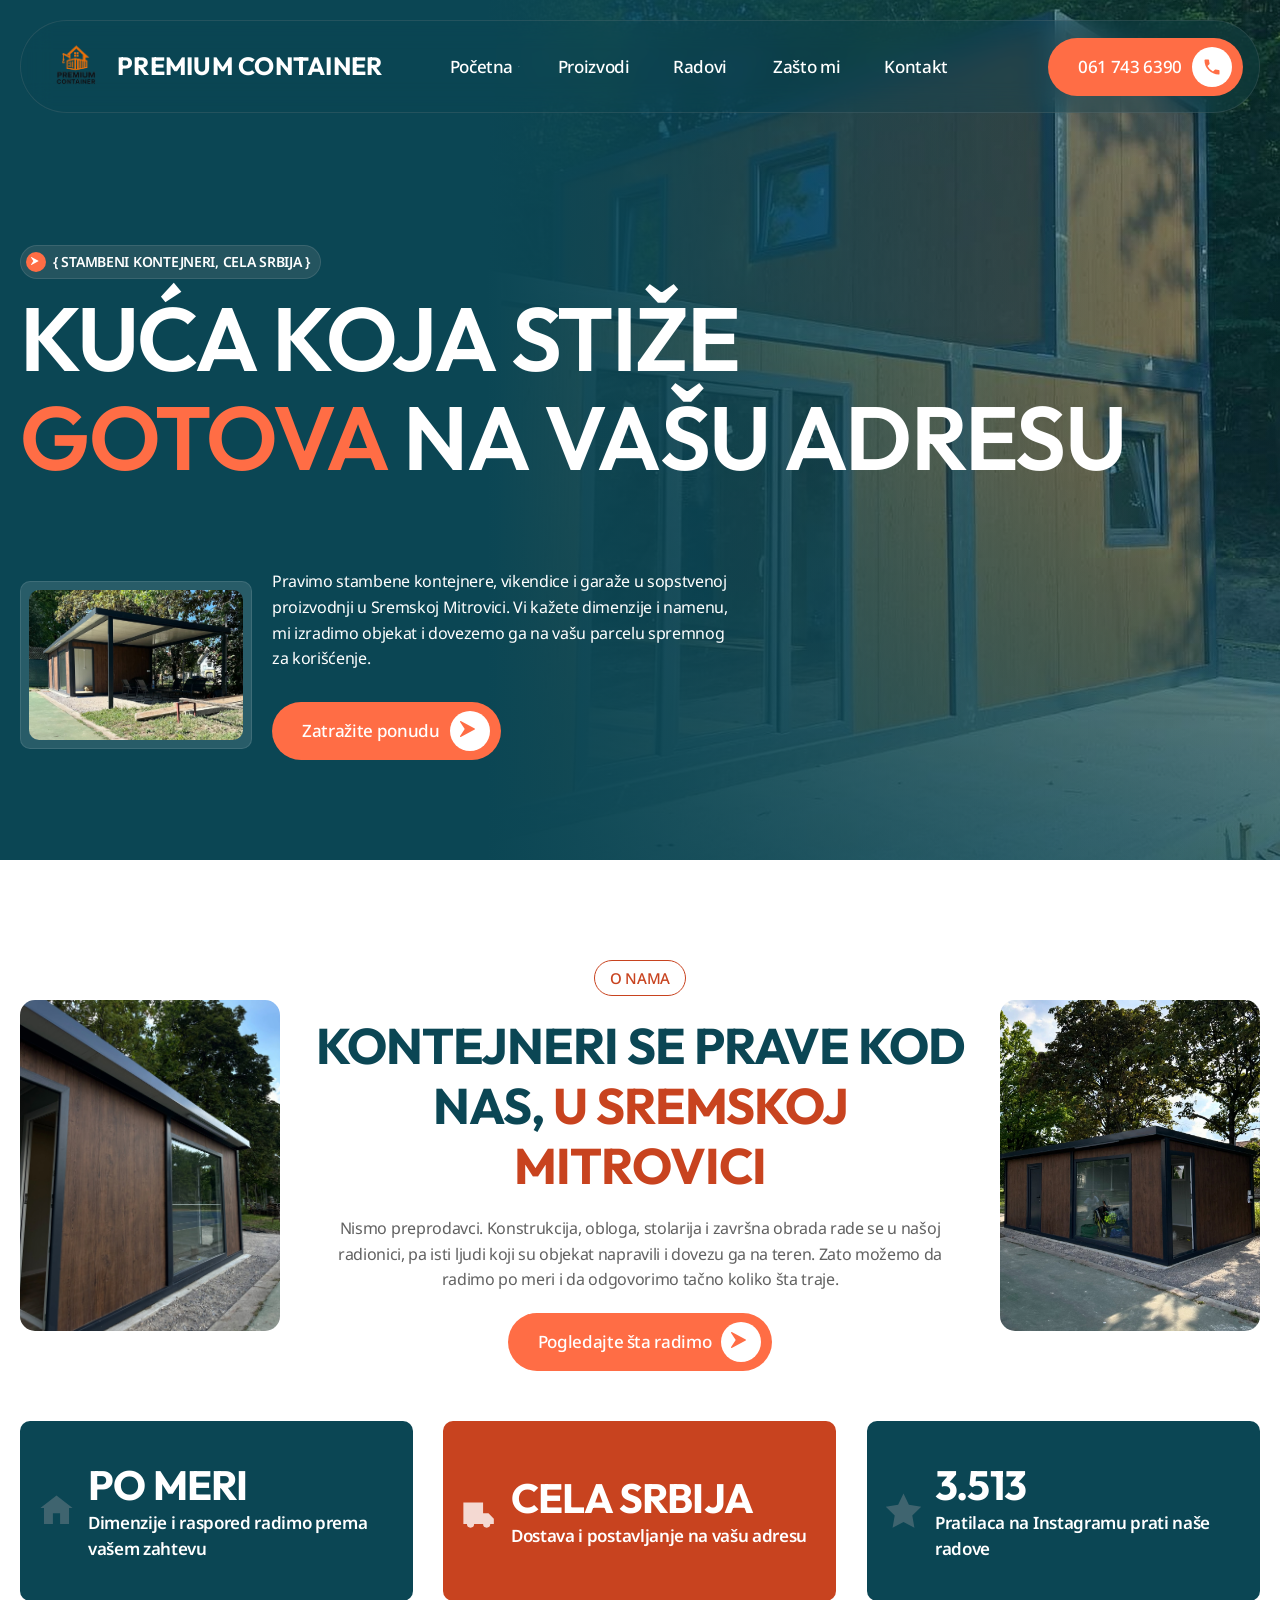
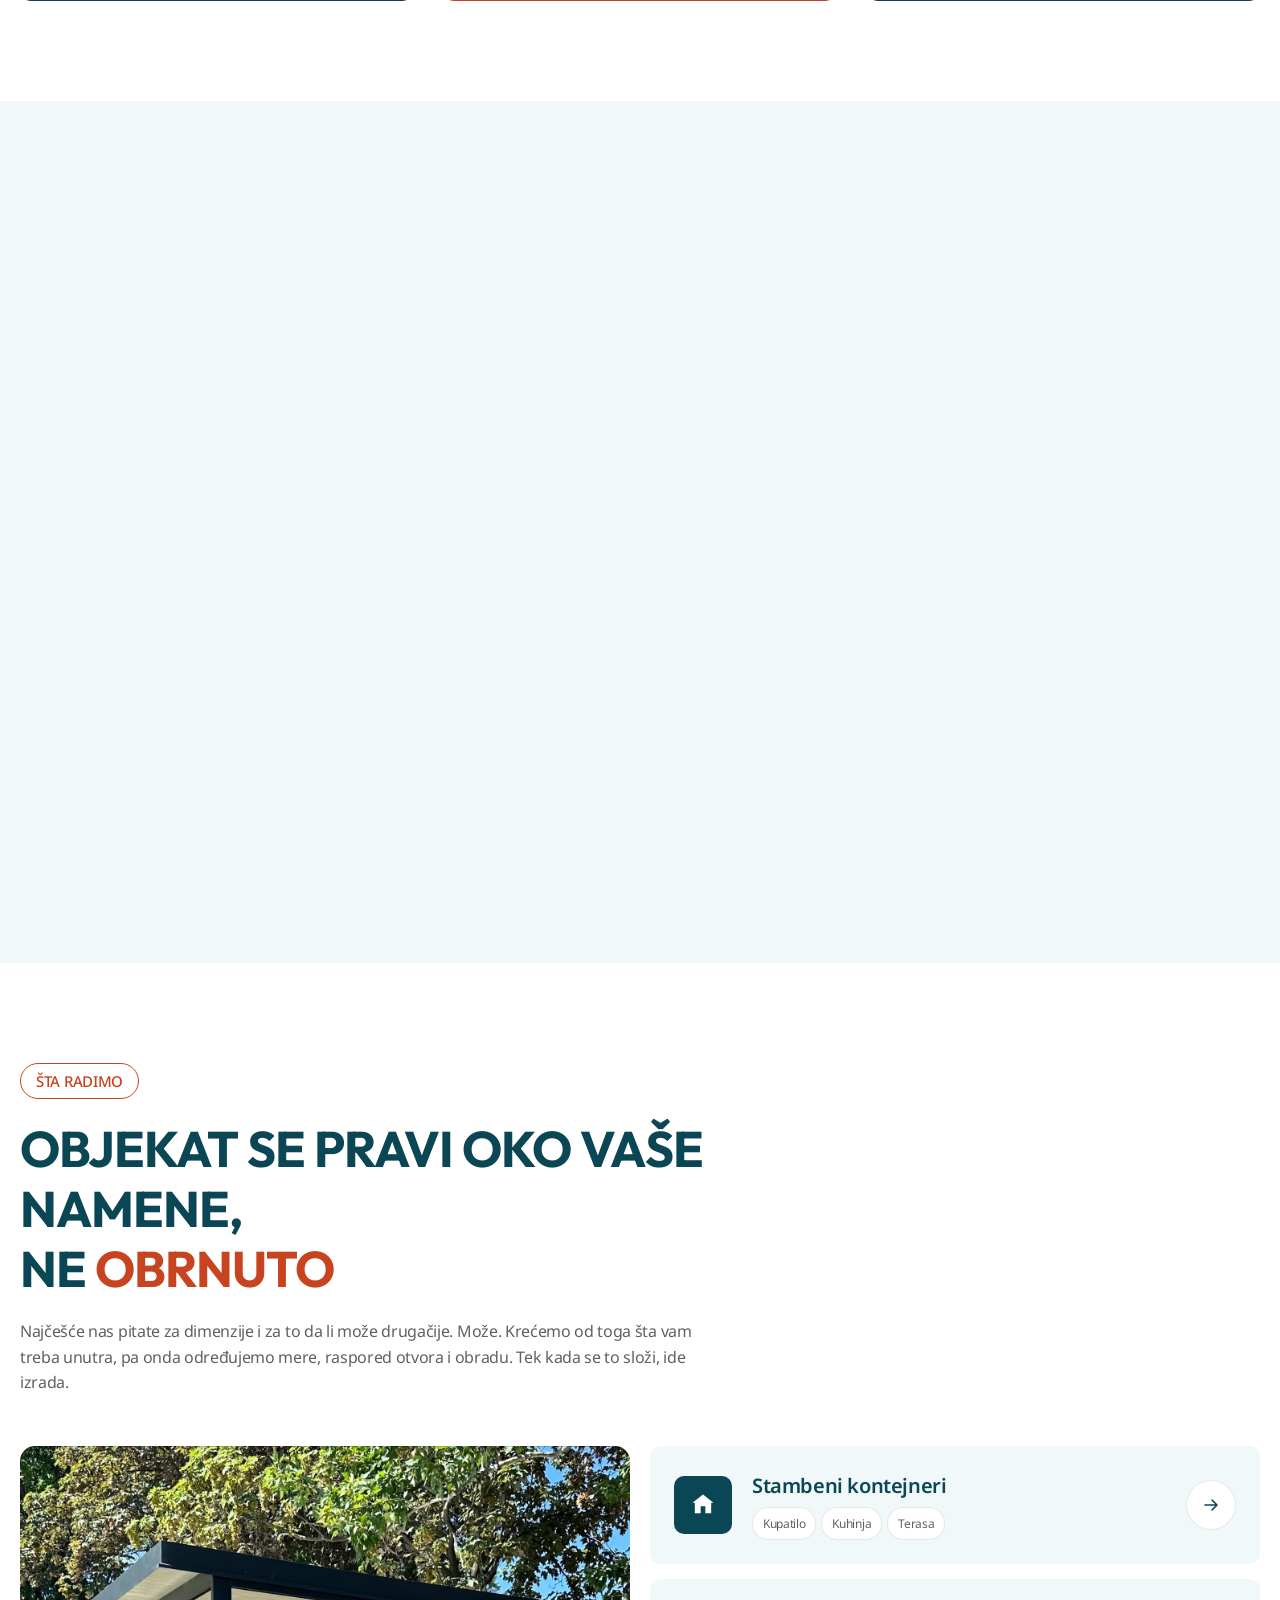
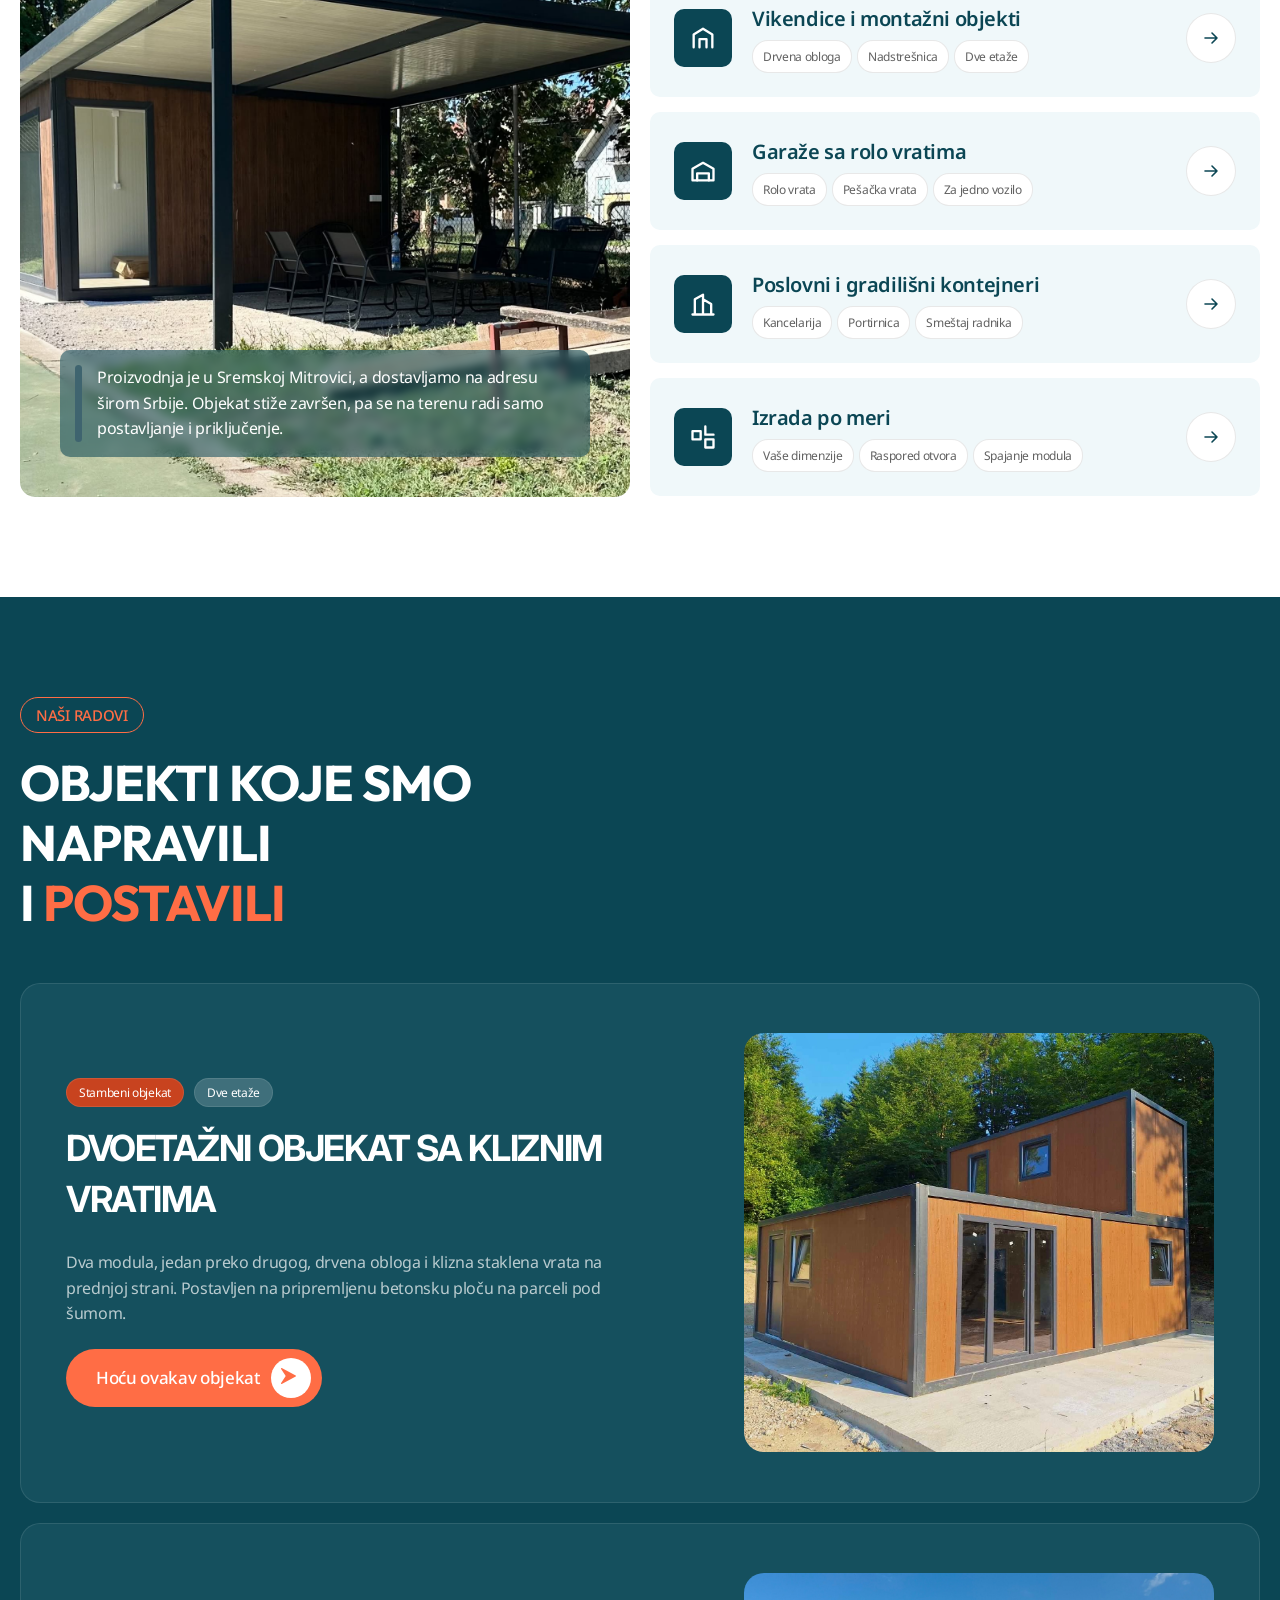
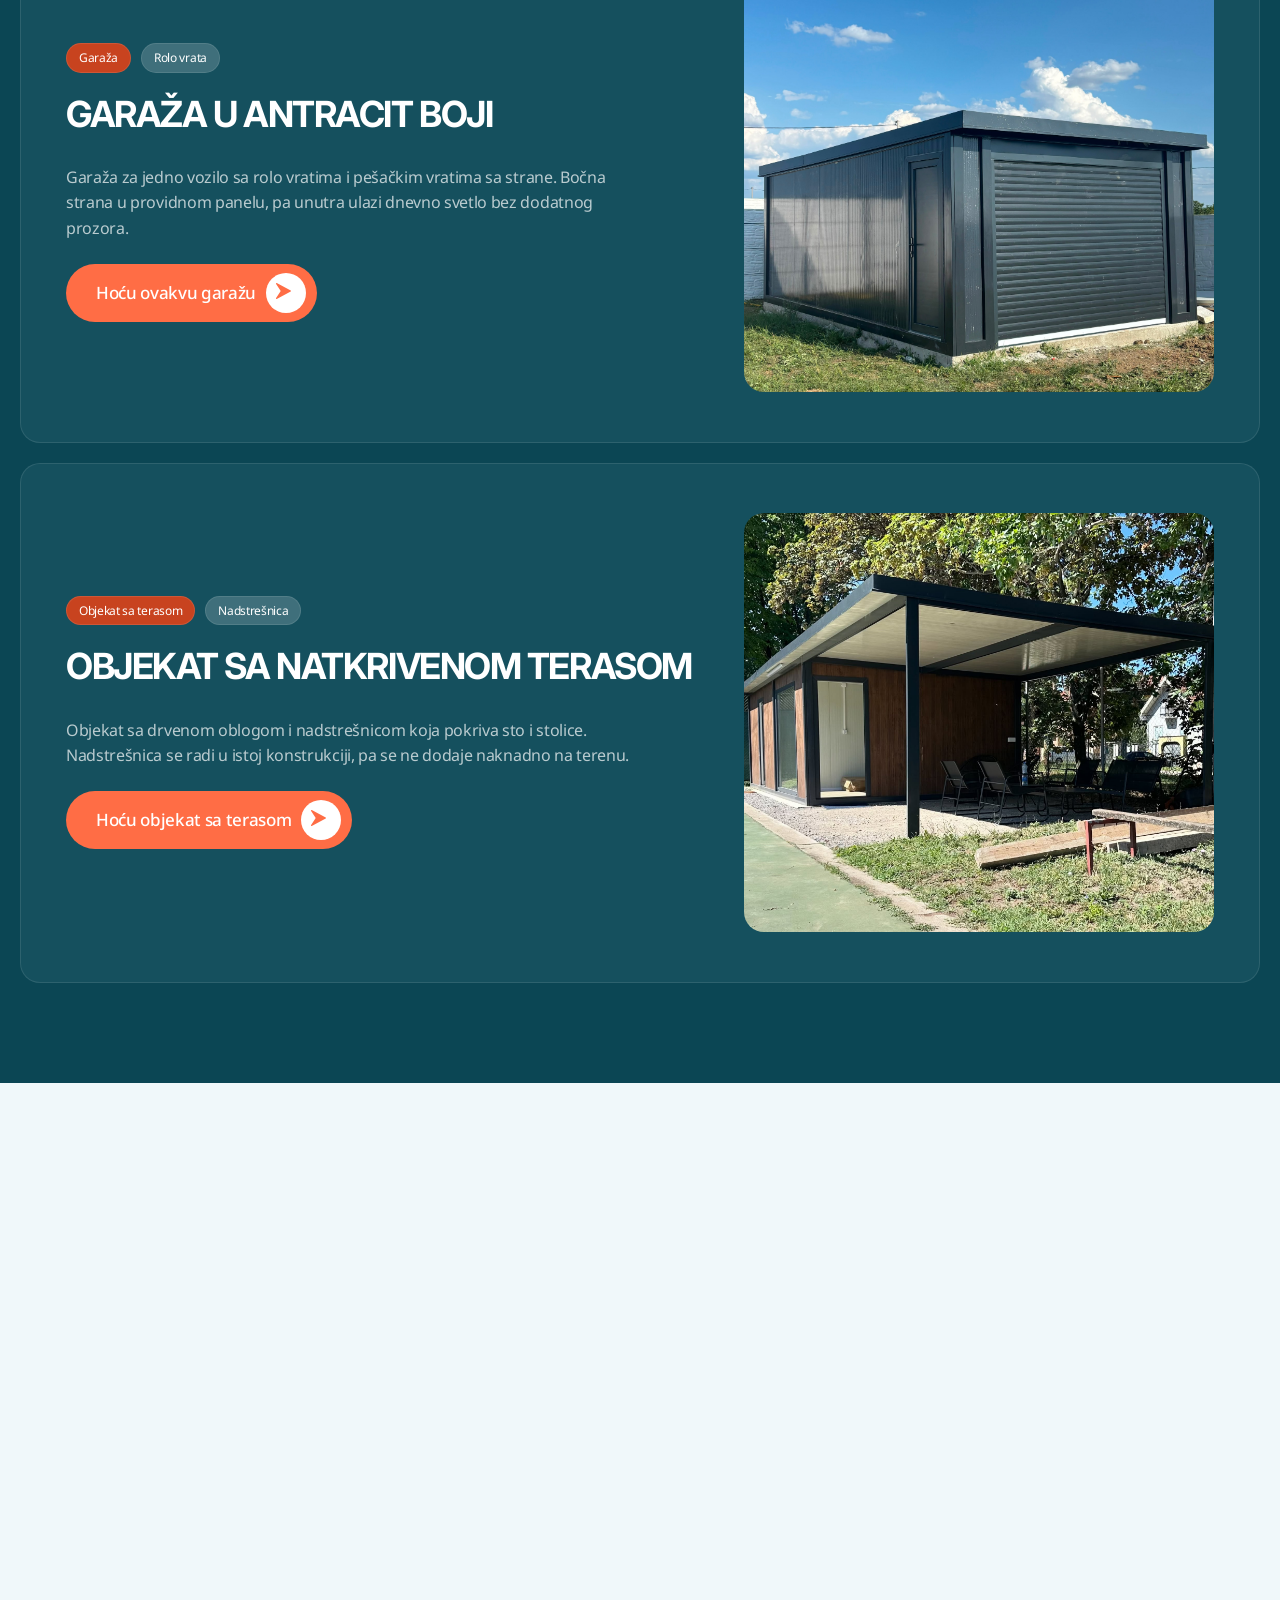
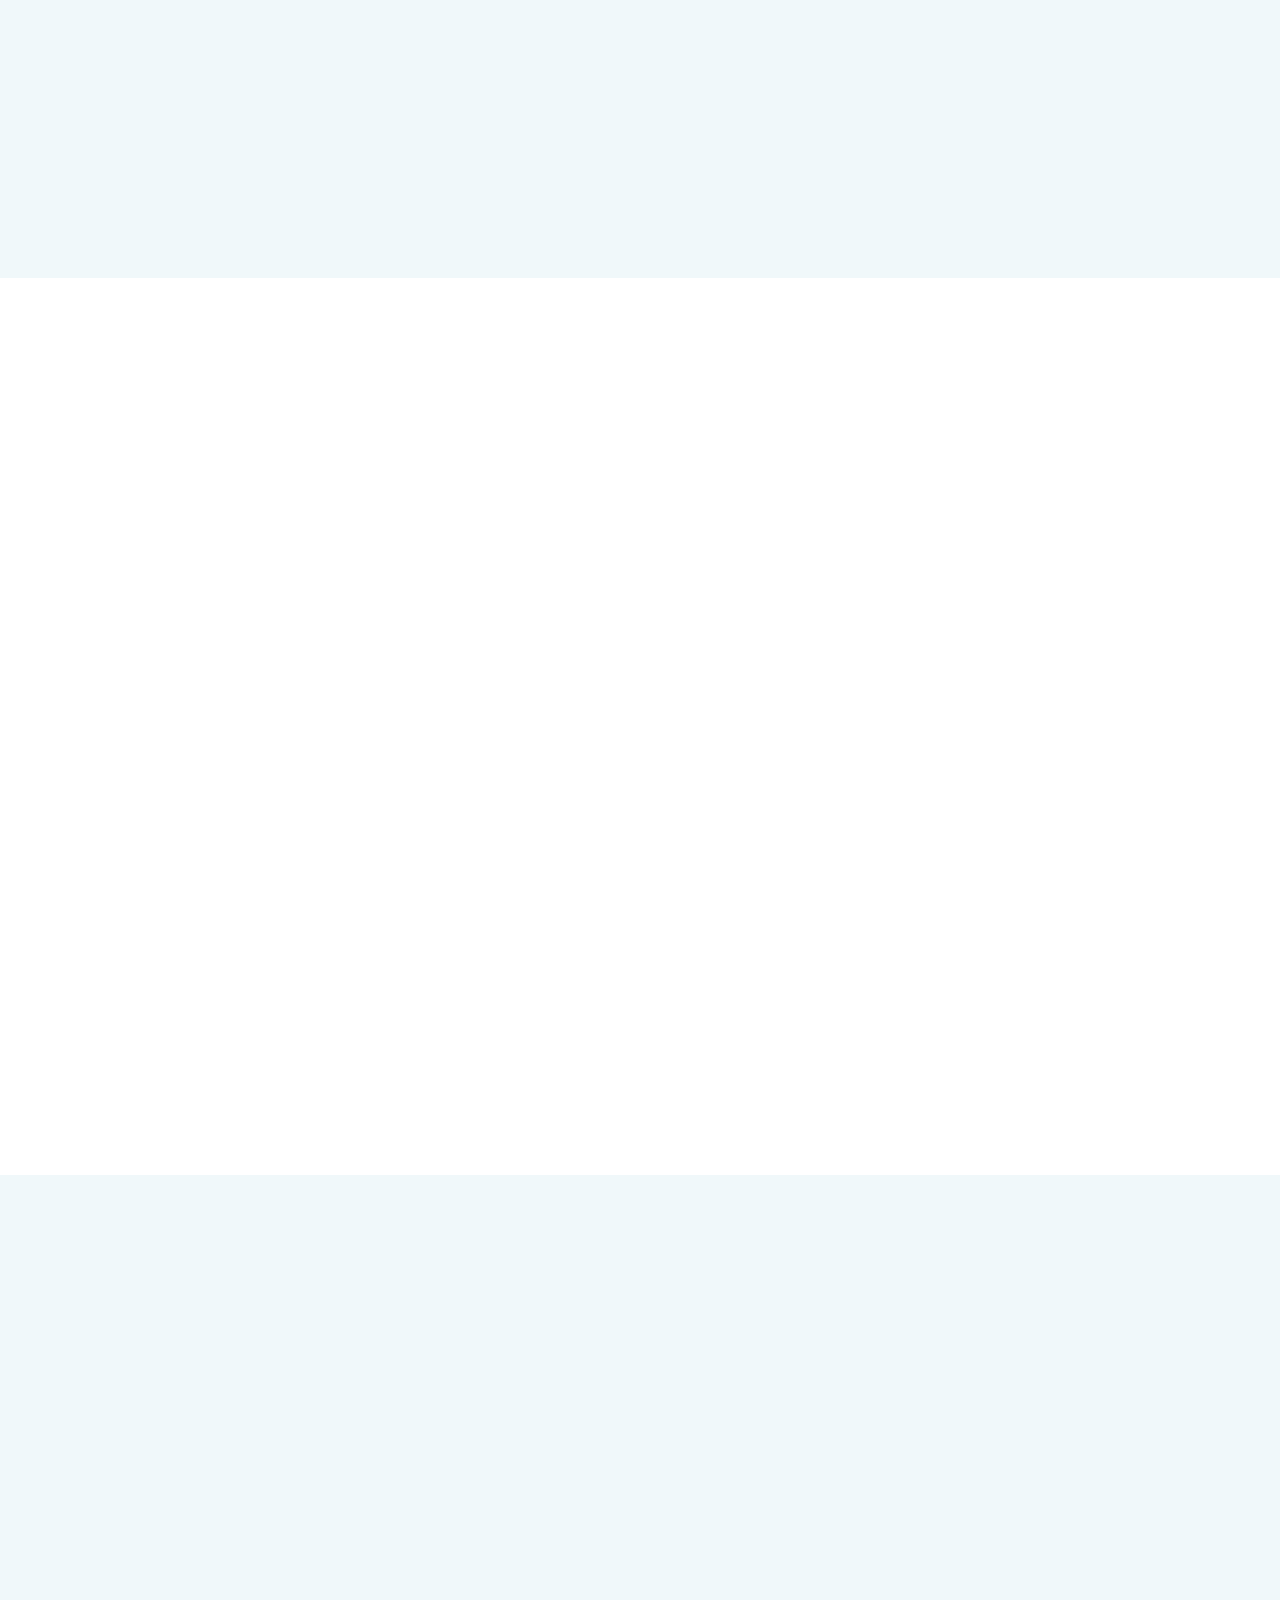
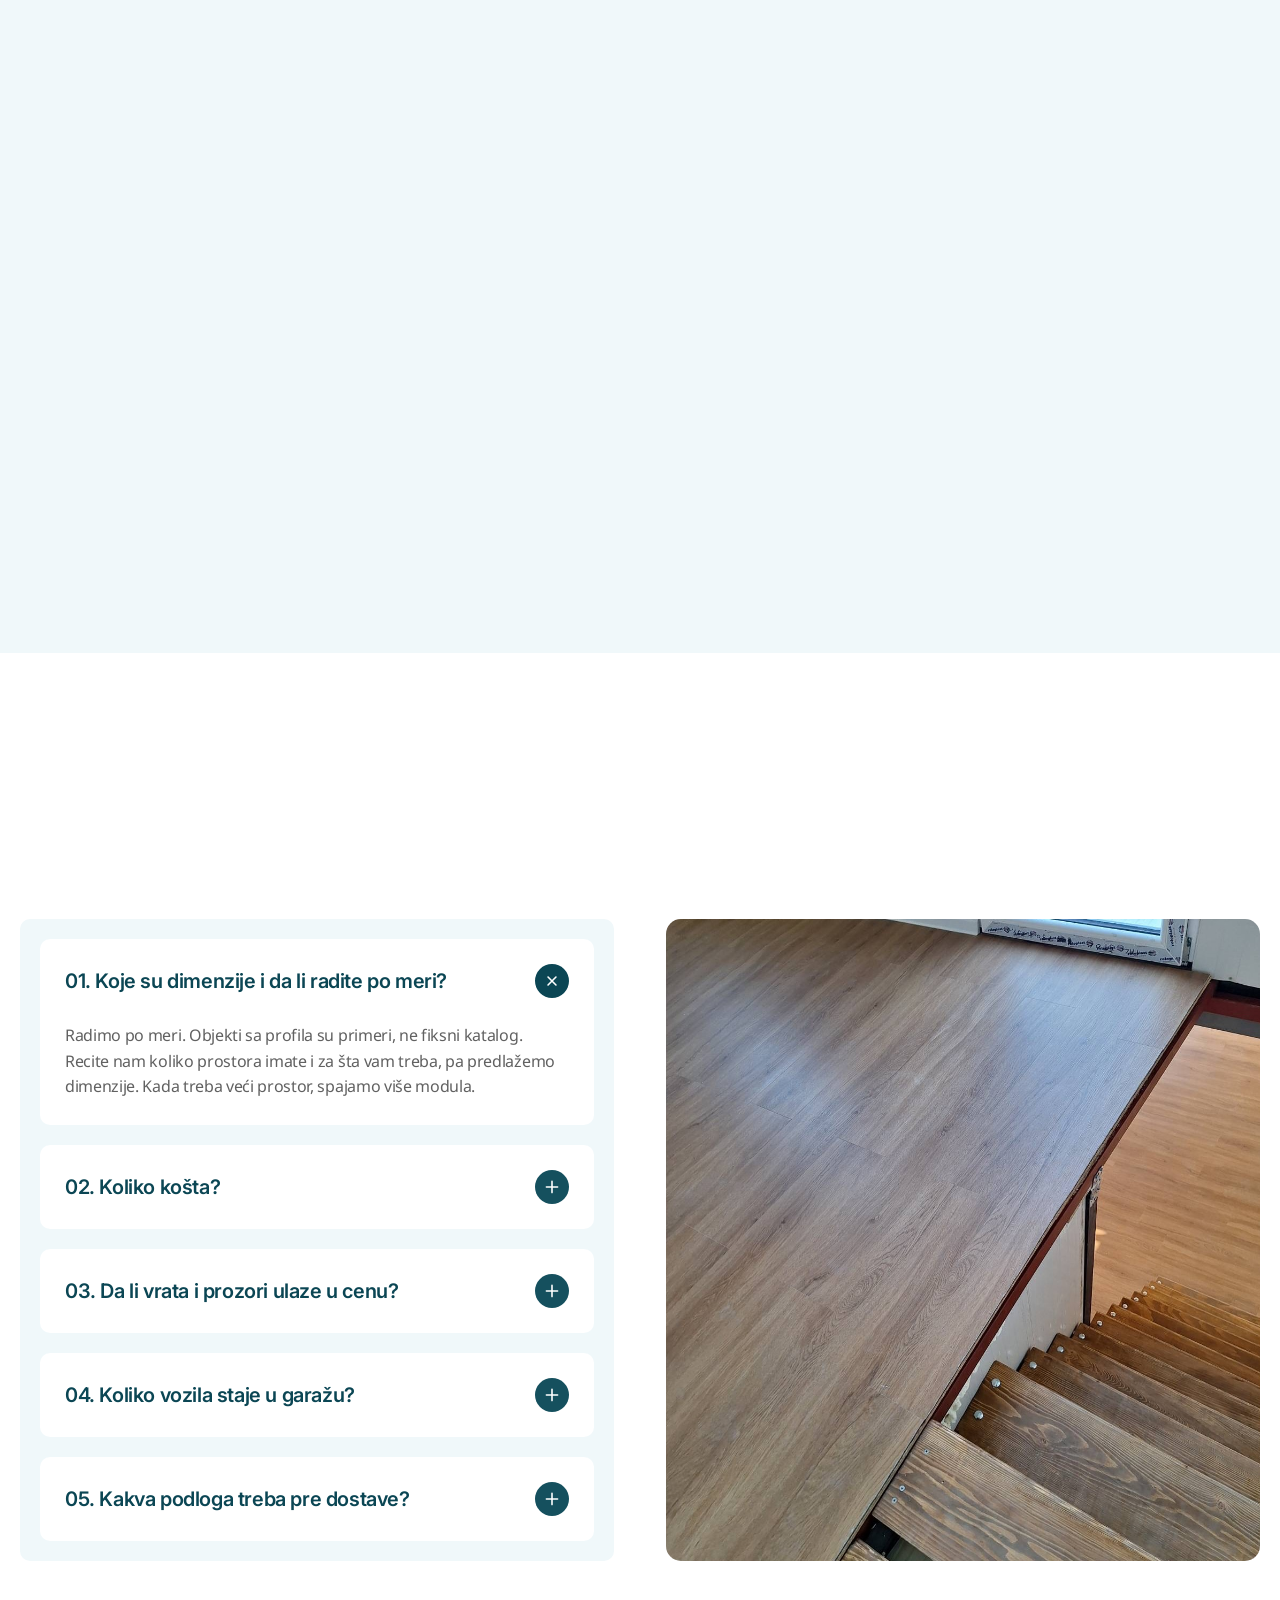
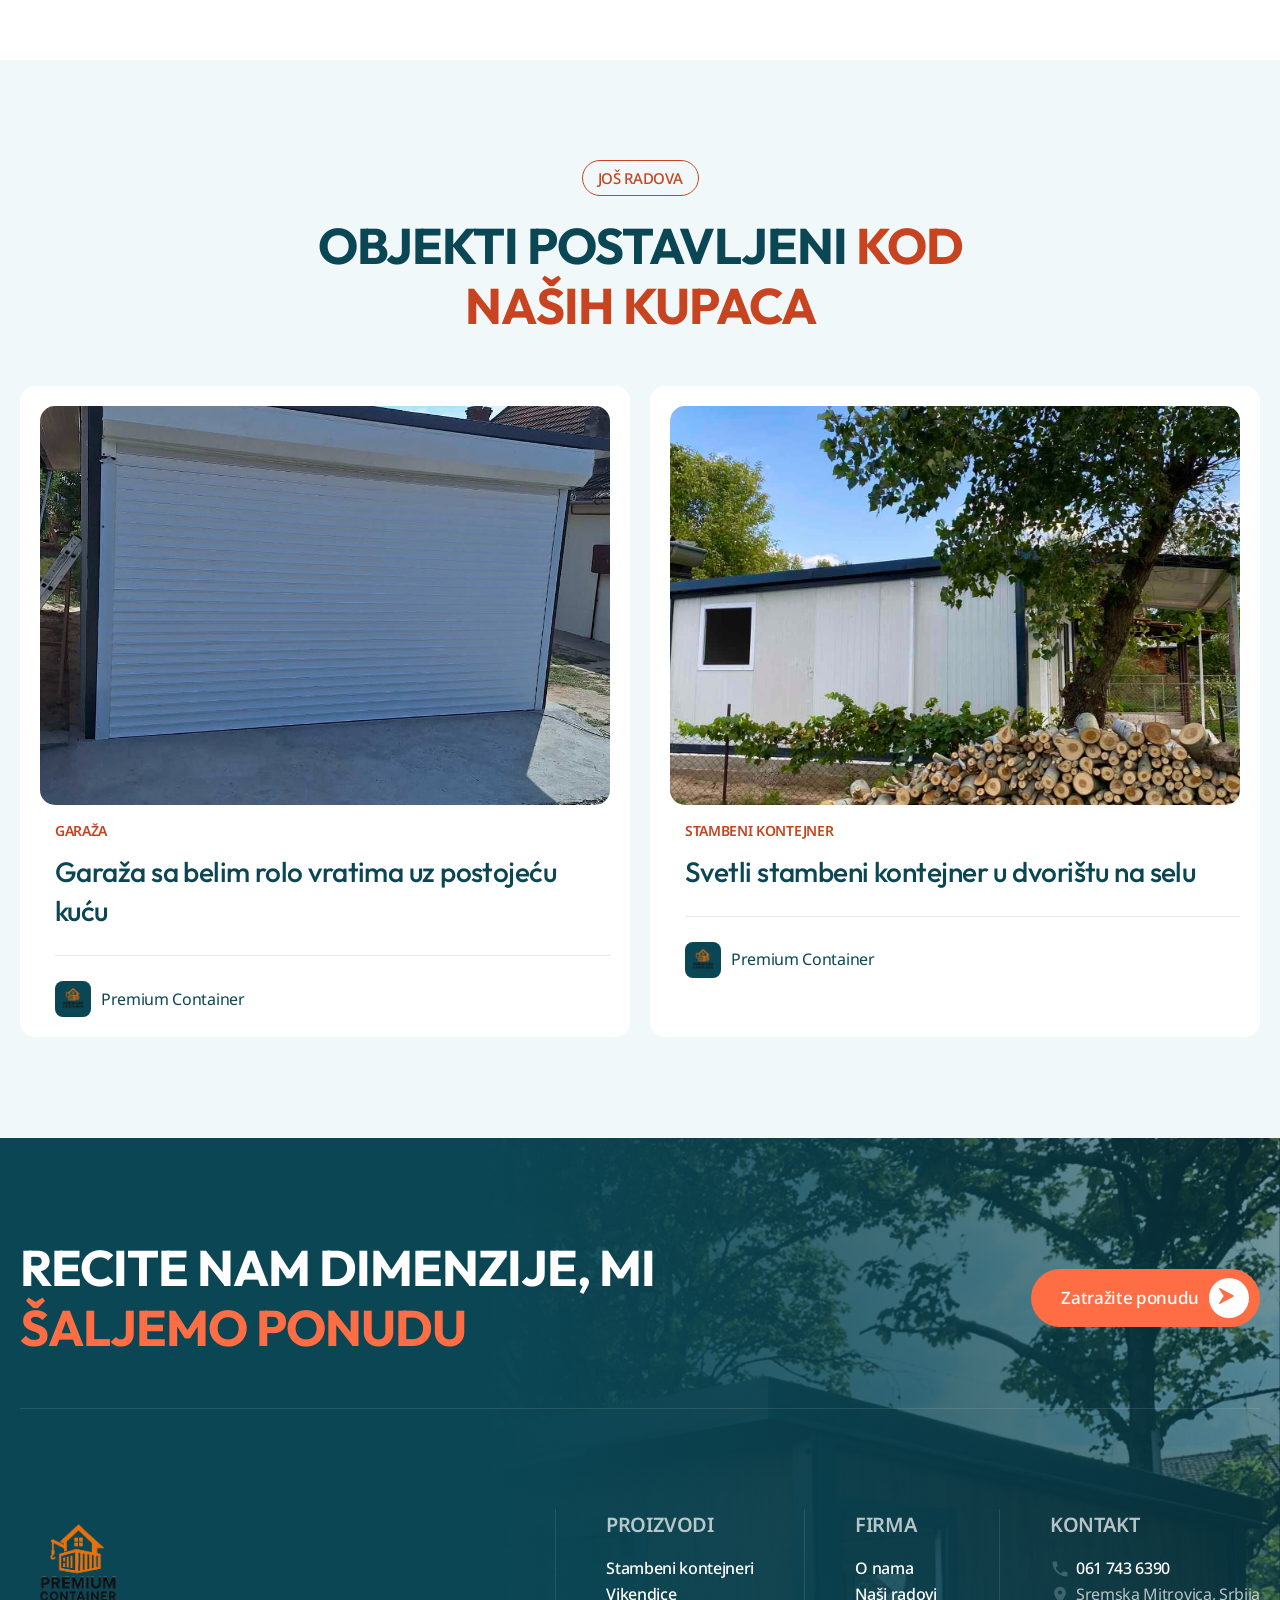
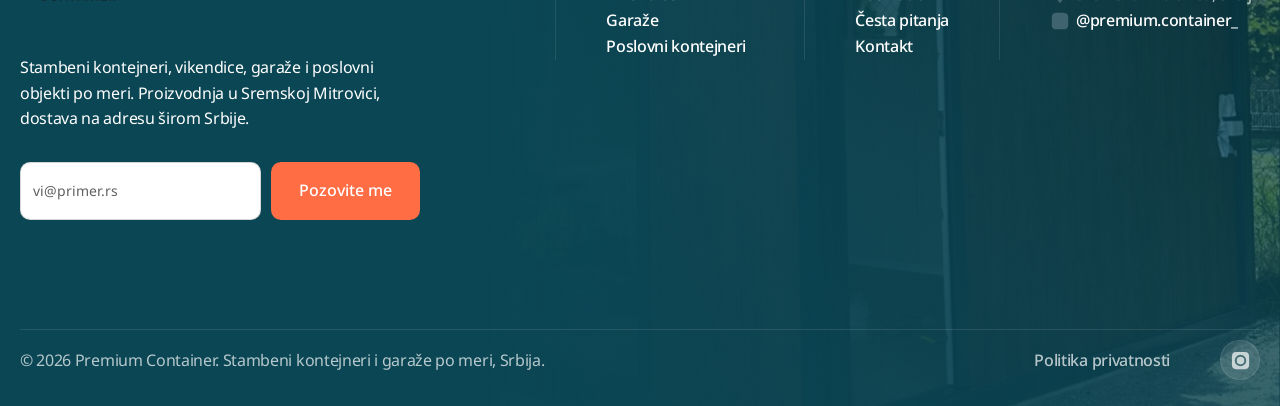
<file: index.html>
<!DOCTYPE html>
<html lang="sr">
<head>
<meta charset="utf-8">
<meta name="viewport" content="width=device-width, initial-scale=1.0">
<title>Stambeni kontejneri i garaže | Premium Container</title>
<meta name="description" content="Pravimo stambene kontejnere, vikendice i garaže po vašim merama. Proizvodnja u Sremskoj Mitrovici, dostava na adresu širom Srbije. Pozovite 061 743 6390.">
<link rel="canonical" href="https://premiumcontainer.rs/">
<link rel="icon" href="images/logo.png">

<meta property="og:type" content="website">
<meta property="og:title" content="Stambeni kontejneri i garaže | Premium Container">
<meta property="og:description" content="Moderni stambeni kontejneri, vikendice i garaže, izrađeni po meri i dostavljeni na vašu adresu. Sremska Mitrovica.">
<meta property="og:image" content="images/hero.jpg">
<meta property="og:url" content="https://premiumcontainer.rs/">

<link rel="preconnect" href="https://fonts.googleapis.com">
<link rel="preconnect" href="https://fonts.gstatic.com" crossorigin>
<link href="https://fonts.googleapis.com/css2?family=Outfit:wght@500;600;700&family=Noto+Sans:wght@400;500;600;700&family=Inter:wght@600;700&display=swap" rel="stylesheet">
<link rel="stylesheet" href="styles.css">

<script type="application/ld+json">
{
  "@context": "https://schema.org",
  "@type": "GeneralContractor",
  "name": "Premium Container",
  "image": "images/logo.png",
  "url": "https://premiumcontainer.rs/",
  "telephone": "+381617436390",
  "address": {
    "@type": "PostalAddress",
    "addressLocality": "Sremska Mitrovica",
    "addressCountry": "RS"
  },
  "areaServed": "Srbija",
  "sameAs": ["https://www.instagram.com/premium.container_/"]
}
</script>
</head>
<body>
<a class="skip-link" href="#main">Preskoči na sadržaj</a>

<!-- ===================== NAV ===================== -->
<header class="nav" id="nav">
  <div class="container">
    <div class="nav-bar">
      <div class="nav-row">
        <a class="nav-logo" href="index.html" aria-label="Premium Container, početna strana">
          <img src="images/logo.png" alt="Premium Container logo">
          <span class="nav-wordmark">Premium Container</span>
        </a>
        <button class="nav-toggle" id="navToggle" aria-expanded="false" aria-controls="navMenu" aria-label="Otvori meni">
          <svg class="ico-open" viewBox="0 0 24 24" fill="none" stroke="currentColor" stroke-width="2" stroke-linecap="round" aria-hidden="true"><path d="M3 6h18M3 12h18M3 18h18"/></svg>
          <svg class="ico-close" viewBox="0 0 24 24" fill="none" stroke="currentColor" stroke-width="2" stroke-linecap="round" aria-hidden="true"><path d="M6 6l12 12M18 6L6 18"/></svg>
        </button>
      </div>

      <nav class="nav-menu" id="navMenu" aria-label="Glavna navigacija">
        <a class="nav-link" href="index.html" aria-current="page">Početna
          <svg class="chev" viewBox="0 0 20 20" fill="none" stroke="currentColor" stroke-width="2" stroke-linecap="round" stroke-linejoin="round" aria-hidden="true"><path d="M17 8c0 0-5.155 7-7 7S3 8 3 8"/></svg>
        </a>
        <a class="nav-link" href="#proizvodi">Proizvodi
          <svg class="chev" viewBox="0 0 20 20" fill="none" stroke="currentColor" stroke-width="2" stroke-linecap="round" stroke-linejoin="round" aria-hidden="true"><path d="M17 8c0 0-5.155 7-7 7S3 8 3 8"/></svg>
        </a>
        <a class="nav-link" href="#radovi">Radovi
          <svg class="chev" viewBox="0 0 20 20" fill="none" stroke="currentColor" stroke-width="2" stroke-linecap="round" stroke-linejoin="round" aria-hidden="true"><path d="M17 8c0 0-5.155 7-7 7S3 8 3 8"/></svg>
        </a>
        <a class="nav-link" href="#zasto">Zašto mi
          <svg class="chev" viewBox="0 0 20 20" fill="none" stroke="currentColor" stroke-width="2" stroke-linecap="round" stroke-linejoin="round" aria-hidden="true"><path d="M17 8c0 0-5.155 7-7 7S3 8 3 8"/></svg>
        </a>
        <a class="nav-link" href="contact.html">Kontakt</a>
      </nav>

      <div class="nav-cta">
        <a class="btn" href="tel:+381617436390">061 743 6390
          <span class="btn-ico"><svg viewBox="0 0 24 24" fill="currentColor" aria-hidden="true"><path d="M6.6 10.8a15.1 15.1 0 006.6 6.6l2.2-2.2a1 1 0 011-.2c1.1.4 2.3.6 3.6.6a1 1 0 011 1V20a1 1 0 01-1 1A17 17 0 013 4a1 1 0 011-1h3.5a1 1 0 011 1c0 1.3.2 2.5.6 3.6a1 1 0 01-.3 1l-2.2 2.2z"/></svg></span>
        </a>
      </div>
    </div>
  </div>
</header>

<main id="main">

  <!-- ===================== HERO ===================== -->
  <section class="hero">
    <div class="hero-bg">
      <img src="images/hero.jpg" alt="Dvoetažni stambeni kontejner sa drvenom oblogom i kliznim staklenim vratima" fetchpriority="high">
    </div>
    <div class="container">
      <div class="hero-head">
        <span class="eyebrow" data-appear style="--appear-y:40px; --appear-delay:.35s">
          <span class="eyebrow-ico" aria-hidden="true"><svg viewBox="0 0 20 20" fill="currentColor"><path d="M14.7 7.44L.76.06a.54.54 0 00-.64.17.6.6 0 00-.12.37c0 .14.04.27.11.38L4.69 8 .11 15.02a.55.55 0 00.01.75c.1.15.26.23.42.23.08 0 .15-.2.22-.06l13.93-7.38c.2-.12.32-.33.31-.56a.63.63 0 00-.3-.56z"/></svg></span>
          { Stambeni kontejneri, cela Srbija }
        </span>
        <h1 class="display" data-split data-split-blur>Kuća koja stiže<br><span class="accent-word">gotova</span> na vašu adresu</h1>
      </div>

      <div class="hero-foot" data-appear style="--appear-y:40px; --appear-delay:.55s">
        <span class="hero-thumb">
          <img src="images/terasa.jpg" alt="Stambeni kontejner sa nadstrešnicom i terasom u dvorištu">
        </span>
        <div class="hero-copy">
          <p>Pravimo stambene kontejnere, vikendice i garaže u sopstvenoj proizvodnji u Sremskoj Mitrovici. Vi kažete dimenzije i namenu, mi izradimo objekat i dovezemo ga na vašu parcelu spremnog za korišćenje.</p>
          <a class="btn" href="contact.html">Zatražite ponudu
            <span class="btn-ico"><svg viewBox="0 0 20 20" fill="currentColor" aria-hidden="true"><path d="M14.7 7.44L.76.06a.54.54 0 00-.64.17.6.6 0 00-.12.37c0 .14.04.27.11.38L4.69 8 .11 15.02a.55.55 0 00.01.75c.1.15.26.23.42.23.08 0 .15-.2.22-.06l13.93-7.38c.2-.12.32-.33.31-.56a.63.63 0 00-.3-.56z"/></svg></span>
          </a>
        </div>
      </div>
    </div>
  </section>

  <!-- ===================== O NAMA ===================== -->
  <section class="sec-white" id="o-nama">
    <div class="container stack">
      <div class="overview-top" data-reveal>
        <figure class="overview-fig">
          <img src="images/drvena-obloga.jpg" alt="Bočna strana kontejnera sa drvenom oblogom i velikim kliznim prozorom">
        </figure>

        <div class="overview-mid">
          <span class="eyebrow">O nama</span>
          <h2 data-split>Kontejneri se prave kod nas, <span class="accent-word">u Sremskoj Mitrovici</span></h2>
          <p class="measure">Nismo preprodavci. Konstrukcija, obloga, stolarija i završna obrada rade se u našoj radionici, pa isti ljudi koji su objekat napravili i dovezu ga na teren. Zato možemo da radimo po meri i da odgovorimo tačno koliko šta traje.</p>
          <a class="btn" href="#proizvodi">Pogledajte šta radimo
            <span class="btn-ico"><svg viewBox="0 0 20 20" fill="currentColor" aria-hidden="true"><path d="M14.7 7.44L.76.06a.54.54 0 00-.64.17.6.6 0 00-.12.37c0 .14.04.27.11.38L4.69 8 .11 15.02a.55.55 0 00.01.75c.1.15.26.23.42.23.08 0 .15-.2.22-.06l13.93-7.38c.2-.12.32-.33.31-.56a.63.63 0 00-.3-.56z"/></svg></span>
          </a>
        </div>

        <figure class="overview-fig">
          <img src="images/klub-objekat.jpg" alt="Kontejner sa drvenom oblogom i staklenom stranom postavljen pored terena">
        </figure>
      </div>

      <div class="stat-row">
        <div class="stat" data-reveal>
          <span class="stat-ico" aria-hidden="true"><svg viewBox="0 0 24 24" fill="currentColor"><path d="M12 3l9 7h-2v9h-5v-6h-4v6H5v-9H3l9-7z"/></svg></span>
          <div>
            <p class="stat-num">Po meri</p>
            <p class="stat-label">Dimenzije i raspored radimo prema vašem zahtevu</p>
          </div>
        </div>
        <div class="stat" data-reveal>
          <span class="stat-ico" aria-hidden="true"><svg viewBox="0 0 24 24" fill="currentColor"><path d="M3 7h11v6h3l3 3v3h-2a2 2 0 11-4 0H9a2 2 0 11-4 0H3V7z"/></svg></span>
          <div>
            <p class="stat-num">Cela Srbija</p>
            <p class="stat-label">Dostava i postavljanje na vašu adresu</p>
          </div>
        </div>
        <div class="stat" data-reveal>
          <span class="stat-ico" aria-hidden="true"><svg viewBox="0 0 24 24" fill="currentColor"><path d="M12 2l3 6.3 6.9 1-5 4.9 1.2 6.8L12 17.8 5.9 21l1.2-6.8-5-4.9 6.9-1L12 2z"/></svg></span>
          <div>
            <p class="stat-num">3.513</p>
            <p class="stat-label">Pratilaca na Instagramu prati naše radove</p>
          </div>
        </div>
      </div>
    </div>
  </section>

  <!-- ===================== ZA KOGA RADIMO ===================== -->
  <section class="sec-wash">
    <div class="container stack">
      <div class="stack-sm" data-reveal>
        <span class="eyebrow">Za koga radimo</span>
        <h2 class="measure" data-split>Tri namene,<br>jedna <span class="accent-word">konstrukcija</span></h2>
      </div>

      <div class="feature-grid">
        <article class="feature" data-reveal>
          <div class="feature-head">
            <h3>Stanovanje i vikendica</h3>
            <span class="feature-ico" aria-hidden="true"><svg viewBox="0 0 24 24" fill="currentColor"><path d="M12 3l9 7h-2v9h-5v-6h-4v6H5v-9H3l9-7z"/></svg></span>
          </div>
          <div class="feature-img">
            <img src="images/dvoetazni.jpg" alt="Dvoetažni kontejnerski objekat sa drvenom oblogom i prozorima">
          </div>
        </article>

        <article class="feature" data-reveal>
          <div class="feature-head">
            <h3>Garaže i ostave</h3>
            <span class="feature-ico" aria-hidden="true"><svg viewBox="0 0 24 24" fill="none" stroke="currentColor" stroke-width="2" stroke-linecap="round" stroke-linejoin="round"><path d="M3 10l9-5 9 5v10H3V10z"/><path d="M7 20v-6h10v6"/></svg></span>
          </div>
          <div class="feature-img">
            <img src="images/garaza-antracit.jpg" alt="Garaža u antracit boji sa rolo vratima na betonskoj podlozi">
          </div>
        </article>

        <article class="feature" data-reveal>
          <div class="feature-head">
            <h3>Poslovni i gradilišni objekti</h3>
            <span class="feature-ico" aria-hidden="true"><svg viewBox="0 0 24 24" fill="none" stroke="currentColor" stroke-width="2" stroke-linecap="round" stroke-linejoin="round"><path d="M3 21h18M5 21V8l7-4v17M19 21v-9l-7-4"/></svg></span>
          </div>
          <div class="feature-img">
            <img src="images/poslovni.webp" alt="Dva spojena poslovna kontejnera sa prozorima ispred hale">
          </div>
        </article>
      </div>
    </div>
  </section>

  <!-- ===================== PROIZVODI ===================== -->
  <section class="sec-white" id="proizvodi">
    <div class="container stack">
      <div class="stack-sm" data-reveal>
        <span class="eyebrow">Šta radimo</span>
        <h2 class="measure" data-split>Objekat se pravi oko vaše namene,<br>ne <span class="accent-word">obrnuto</span></h2>
        <p class="measure">Najčešće nas pitate za dimenzije i za to da li može drugačije. Može. Krećemo od toga šta vam treba unutra, pa onda određujemo mere, raspored otvora i obradu. Tek kada se to složi, ide izrada.</p>
      </div>

      <div class="services-split">
        <div class="services-photo" data-reveal>
          <img src="images/terasa.jpg" alt="Kontejnerski objekat sa velikom nadstrešnicom i stolicama ispod nje">
          <p class="services-note">Proizvodnja je u Sremskoj Mitrovici, a dostavljamo na adresu širom Srbije. Objekat stiže završen, pa se na terenu radi samo postavljanje i priključenje.</p>
        </div>

        <div class="service-list">
          <a class="service-row" href="contact.html" data-reveal>
            <span class="service-ico" aria-hidden="true"><svg viewBox="0 0 24 24" fill="currentColor"><path d="M12 3l9 7h-2v9h-5v-6h-4v6H5v-9H3l9-7z"/></svg></span>
            <span class="service-body">
              <span class="h3">Stambeni kontejneri</span>
              <span class="service-tags"><span class="tag">Kupatilo</span><span class="tag">Kuhinja</span><span class="tag">Terasa</span></span>
            </span>
            <span class="service-arrow" aria-hidden="true"><svg viewBox="0 0 20 20" fill="none" stroke="currentColor" stroke-width="1.6" stroke-linecap="round" stroke-linejoin="round"><path d="M4 10h12M11 5l5 5-5 5"/></svg></span>
          </a>

          <a class="service-row" href="contact.html" data-reveal>
            <span class="service-ico" aria-hidden="true"><svg viewBox="0 0 24 24" fill="none" stroke="currentColor" stroke-width="2" stroke-linecap="round" stroke-linejoin="round"><path d="M4 20V9l8-5 8 5v11"/><path d="M9 20v-7h6v7"/></svg></span>
            <span class="service-body">
              <span class="h3">Vikendice i montažni objekti</span>
              <span class="service-tags"><span class="tag">Drvena obloga</span><span class="tag">Nadstrešnica</span><span class="tag">Dve etaže</span></span>
            </span>
            <span class="service-arrow" aria-hidden="true"><svg viewBox="0 0 20 20" fill="none" stroke="currentColor" stroke-width="1.6" stroke-linecap="round" stroke-linejoin="round"><path d="M4 10h12M11 5l5 5-5 5"/></svg></span>
          </a>

          <a class="service-row" href="contact.html" data-reveal>
            <span class="service-ico" aria-hidden="true"><svg viewBox="0 0 24 24" fill="none" stroke="currentColor" stroke-width="2" stroke-linecap="round" stroke-linejoin="round"><path d="M3 10l9-5 9 5v10H3V10z"/><path d="M7 20v-6h10v6"/></svg></span>
            <span class="service-body">
              <span class="h3">Garaže sa rolo vratima</span>
              <span class="service-tags"><span class="tag">Rolo vrata</span><span class="tag">Pešačka vrata</span><span class="tag">Za jedno vozilo</span></span>
            </span>
            <span class="service-arrow" aria-hidden="true"><svg viewBox="0 0 20 20" fill="none" stroke="currentColor" stroke-width="1.6" stroke-linecap="round" stroke-linejoin="round"><path d="M4 10h12M11 5l5 5-5 5"/></svg></span>
          </a>

          <a class="service-row" href="contact.html" data-reveal>
            <span class="service-ico" aria-hidden="true"><svg viewBox="0 0 24 24" fill="none" stroke="currentColor" stroke-width="2" stroke-linecap="round" stroke-linejoin="round"><path d="M3 21h18M5 21V8l7-4v17M19 21v-9l-7-4"/></svg></span>
            <span class="service-body">
              <span class="h3">Poslovni i gradilišni kontejneri</span>
              <span class="service-tags"><span class="tag">Kancelarija</span><span class="tag">Portirnica</span><span class="tag">Smeštaj radnika</span></span>
            </span>
            <span class="service-arrow" aria-hidden="true"><svg viewBox="0 0 20 20" fill="none" stroke="currentColor" stroke-width="1.6" stroke-linecap="round" stroke-linejoin="round"><path d="M4 10h12M11 5l5 5-5 5"/></svg></span>
          </a>

          <a class="service-row" href="contact.html" data-reveal>
            <span class="service-ico" aria-hidden="true"><svg viewBox="0 0 24 24" fill="none" stroke="currentColor" stroke-width="2" stroke-linecap="round" stroke-linejoin="round"><path d="M3 7h7v7H3zM14 3v7h7"/><path d="M14 14h7v7h-7z"/></svg></span>
            <span class="service-body">
              <span class="h3">Izrada po meri</span>
              <span class="service-tags"><span class="tag">Vaše dimenzije</span><span class="tag">Raspored otvora</span><span class="tag">Spajanje modula</span></span>
            </span>
            <span class="service-arrow" aria-hidden="true"><svg viewBox="0 0 20 20" fill="none" stroke="currentColor" stroke-width="1.6" stroke-linecap="round" stroke-linejoin="round"><path d="M4 10h12M11 5l5 5-5 5"/></svg></span>
          </a>
        </div>
      </div>
    </div>
  </section>

  <!-- ===================== RADOVI (sticky) ===================== -->
  <section class="sec-deep on-dark" id="radovi">
    <div class="container stack">
      <div class="stack-sm" data-reveal>
        <span class="eyebrow">Naši radovi</span>
        <h2 class="measure" data-split>Objekti koje smo napravili<br>i <span class="accent-word">postavili</span></h2>
      </div>

      <div class="project-stack">
        <article class="project">
          <div class="project-body">
            <div class="project-top">
              <div class="project-meta">
                <span class="tag tag-accent">Stambeni objekat</span>
                <span class="tag tag-glass">Dve etaže</span>
              </div>
              <h3 class="h4">Dvoetažni objekat sa kliznim vratima</h3>
            </div>
            <div class="project-bottom">
              <p>Dva modula, jedan preko drugog, drvena obloga i klizna staklena vrata na prednjoj strani. Postavljen na pripremljenu betonsku ploču na parceli pod šumom.</p>
              <a class="btn" href="contact.html">Hoću ovakav objekat
                <span class="btn-ico"><svg viewBox="0 0 20 20" fill="currentColor" aria-hidden="true"><path d="M14.7 7.44L.76.06a.54.54 0 00-.64.17.6.6 0 00-.12.37c0 .14.04.27.11.38L4.69 8 .11 15.02a.55.55 0 00.01.75c.1.15.26.23.42.23.08 0 .15-.2.22-.06l13.93-7.38c.2-.12.32-.33.31-.56a.63.63 0 00-.3-.56z"/></svg></span>
              </a>
            </div>
          </div>
          <div class="project-img">
            <img src="images/hero.jpg" alt="Dvoetažni kontejnerski objekat sa kliznim staklenim vratima na betonskoj ploči">
          </div>
        </article>

        <article class="project">
          <div class="project-body">
            <div class="project-top">
              <div class="project-meta">
                <span class="tag tag-accent">Garaža</span>
                <span class="tag tag-glass">Rolo vrata</span>
              </div>
              <h3 class="h4">Garaža u antracit boji</h3>
            </div>
            <div class="project-bottom">
              <p>Garaža za jedno vozilo sa rolo vratima i pešačkim vratima sa strane. Bočna strana u providnom panelu, pa unutra ulazi dnevno svetlo bez dodatnog prozora.</p>
              <a class="btn" href="contact.html">Hoću ovakvu garažu
                <span class="btn-ico"><svg viewBox="0 0 20 20" fill="currentColor" aria-hidden="true"><path d="M14.7 7.44L.76.06a.54.54 0 00-.64.17.6.6 0 00-.12.37c0 .14.04.27.11.38L4.69 8 .11 15.02a.55.55 0 00.01.75c.1.15.26.23.42.23.08 0 .15-.2.22-.06l13.93-7.38c.2-.12.32-.33.31-.56a.63.63 0 00-.3-.56z"/></svg></span>
              </a>
            </div>
          </div>
          <div class="project-img">
            <img src="images/garaza-antracit.jpg" alt="Garaža u antracit boji sa spuštenim rolo vratima pod vedrim nebom">
          </div>
        </article>

        <article class="project">
          <div class="project-body">
            <div class="project-top">
              <div class="project-meta">
                <span class="tag tag-accent">Objekat sa terasom</span>
                <span class="tag tag-glass">Nadstrešnica</span>
              </div>
              <h3 class="h4">Objekat sa natkrivenom terasom</h3>
            </div>
            <div class="project-bottom">
              <p>Objekat sa drvenom oblogom i nadstrešnicom koja pokriva sto i stolice. Nadstrešnica se radi u istoj konstrukciji, pa se ne dodaje naknadno na terenu.</p>
              <a class="btn" href="contact.html">Hoću objekat sa terasom
                <span class="btn-ico"><svg viewBox="0 0 20 20" fill="currentColor" aria-hidden="true"><path d="M14.7 7.44L.76.06a.54.54 0 00-.64.17.6.6 0 00-.12.37c0 .14.04.27.11.38L4.69 8 .11 15.02a.55.55 0 00.01.75c.1.15.26.23.42.23.08 0 .15-.2.22-.06l13.93-7.38c.2-.12.32-.33.31-.56a.63.63 0 00-.3-.56z"/></svg></span>
              </a>
            </div>
          </div>
          <div class="project-img">
            <img src="images/terasa.jpg" alt="Kontejnerski objekat sa natkrivenom terasom i baštenskim nameštajem">
          </div>
        </article>
      </div>
    </div>
  </section>

  <!-- ===================== ZAŠTO PREMIUM ===================== -->
  <section class="sec-wash" id="zasto">
    <div class="container">
      <div class="warranty-split">
        <div class="warranty-intro" data-reveal>
          <span class="eyebrow">Zašto Premium Container</span>
          <h2 data-split>Jedan tim,<br>od mere<br>do <span class="accent-word">dostave</span></h2>
          <figure class="warranty-fig">
            <img src="images/garaza-drvo.jpg" alt="Objekat sa drvenom oblogom i sivim rolo vratima na pripremljenom terenu">
          </figure>
        </div>

        <div class="warranty-cards">
          <article class="warranty-card" data-reveal>
              <div class="warranty-top">
                <span class="h6">Izrada</span>
                <span class="warranty-mark" aria-hidden="true"><svg viewBox="0 0 24 24" fill="currentColor"><path d="M12 2l8 3v6c0 5-3.4 9.3-8 11-4.6-1.7-8-6-8-11V5l8-3z"/></svg></span>
              </div>
              <p class="warranty-sub">Sve se radi u našoj radionici u Sremskoj Mitrovici</p>
              <p class="warranty-term"><span class="num">Po meri</span></p>
              <a class="btn btn-block" href="contact.html">Pošaljite svoje dimenzije
                <span class="btn-ico"><svg viewBox="0 0 20 20" fill="currentColor" aria-hidden="true"><path d="M14.7 7.44L.76.06a.54.54 0 00-.64.17.6.6 0 00-.12.37c0 .14.04.27.11.38L4.69 8 .11 15.02a.55.55 0 00.01.75c.1.15.26.23.42.23.08 0 .15-.2.22-.06l13.93-7.38c.2-.12.32-.33.31-.56a.63.63 0 00-.3-.56z"/></svg></span>
              </a>
            <ul class="warranty-list">
              <li><span class="tick" aria-hidden="true"><svg viewBox="0 0 24 24" fill="none" stroke="currentColor" stroke-width="2.4" stroke-linecap="round" stroke-linejoin="round"><path d="M4 12.5l5 5L20 6.5"/></svg></span>Dimenzije radimo prema vašoj parceli i nameni</li>
              <li><span class="tick" aria-hidden="true"><svg viewBox="0 0 24 24" fill="none" stroke="currentColor" stroke-width="2.4" stroke-linecap="round" stroke-linejoin="round"><path d="M4 12.5l5 5L20 6.5"/></svg></span>Birate raspored prozora, vrata i rolo vrata</li>
              <li><span class="tick" aria-hidden="true"><svg viewBox="0 0 24 24" fill="none" stroke="currentColor" stroke-width="2.4" stroke-linecap="round" stroke-linejoin="round"><path d="M4 12.5l5 5L20 6.5"/></svg></span>Moduli se spajaju kada treba veći prostor</li>
              <li><span class="tick" aria-hidden="true"><svg viewBox="0 0 24 24" fill="none" stroke="currentColor" stroke-width="2.4" stroke-linecap="round" stroke-linejoin="round"><path d="M4 12.5l5 5L20 6.5"/></svg></span>Ako nešto nije izvodljivo, kažemo unapred</li>
            </ul>
          </article>

          <article class="warranty-card" data-reveal>
              <div class="warranty-top">
                <span class="h6">Isporuka</span>
                <span class="eyebrow">Na adresu</span>
              </div>
              <p class="warranty-sub">Objekat stiže završen, ne gradi se kod vas</p>
              <p class="warranty-term"><span class="num">Cela Srbija</span></p>
              <a class="btn btn-block" href="contact.html">Pitajte za svoju lokaciju
                <span class="btn-ico"><svg viewBox="0 0 20 20" fill="currentColor" aria-hidden="true"><path d="M14.7 7.44L.76.06a.54.54 0 00-.64.17.6.6 0 00-.12.37c0 .14.04.27.11.38L4.69 8 .11 15.02a.55.55 0 00.01.75c.1.15.26.23.42.23.08 0 .15-.2.22-.06l13.93-7.38c.2-.12.32-.33.31-.56a.63.63 0 00-.3-.56z"/></svg></span>
              </a>
            <ul class="warranty-list">
              <li><span class="tick" aria-hidden="true"><svg viewBox="0 0 24 24" fill="none" stroke="currentColor" stroke-width="2.4" stroke-linecap="round" stroke-linejoin="round"><path d="M4 12.5l5 5L20 6.5"/></svg></span>Dovoz i postavljanje dogovaramo unapred</li>
              <li><span class="tick" aria-hidden="true"><svg viewBox="0 0 24 24" fill="none" stroke="currentColor" stroke-width="2.4" stroke-linecap="round" stroke-linejoin="round"><path d="M4 12.5l5 5L20 6.5"/></svg></span>Kažemo vam kakva podloga treba pre dolaska</li>
              <li><span class="tick" aria-hidden="true"><svg viewBox="0 0 24 24" fill="none" stroke="currentColor" stroke-width="2.4" stroke-linecap="round" stroke-linejoin="round"><path d="M4 12.5l5 5L20 6.5"/></svg></span>Na terenu ostaje samo priključenje instalacija</li>
              <li><span class="tick" aria-hidden="true"><svg viewBox="0 0 24 24" fill="none" stroke="currentColor" stroke-width="2.4" stroke-linecap="round" stroke-linejoin="round"><path d="M4 12.5l5 5L20 6.5"/></svg></span>Bez nedelja gradilišta u dvorištu</li>
            </ul>
          </article>
        </div>
      </div>
    </div>
  </section>

  <!-- ===================== KAKO IDE ===================== -->
  <section class="sec-white" id="proces">
    <div class="container stack">
      <div class="stack-sm center" data-reveal>
        <span class="eyebrow">Kako ide</span>
        <h2 class="measure" data-split>Tri koraka od poziva do <span class="accent-word">postavljenog objekta</span></h2>
      </div>

      <div class="process-grid">
        <article class="step" data-reveal>
          <img src="images/enterijer-3.jpg" alt="Prazna prostorija u kontejneru sa laminatom i staklenim vratima">
          <div class="step-panel">
            <span class="tag tag-accent">Korak 01</span>
            <h3>Dimenzije i namena</h3>
            <p>Javite nam za šta vam objekat treba i koliko prostora imate. Predlažemo dimenzije, raspored i opremu, pa dobijate ponudu sa jasnom specifikacijom.</p>
          </div>
        </article>

        <article class="step" data-reveal>
          <img src="images/enterijer-2.jpg" alt="Unutrašnjost većeg kontejnera sa laminatom i terasnim vratima">
          <div class="step-panel">
            <span class="tag tag-accent">Korak 02</span>
            <h3>Izrada u radionici</h3>
            <p>Radimo konstrukciju, oblogu, stolariju, pod i instalacije. U toku izrade šaljemo slike, pa vidite objekat pre nego što krene na put.</p>
          </div>
        </article>

        <article class="step" data-reveal>
          <img src="images/kontejner-dvoriste.webp" alt="Postavljen kontejner uz kuću u dvorištu">
          <div class="step-panel">
            <span class="tag tag-accent">Korak 03</span>
            <h3>Dostava i postavljanje</h3>
            <p>Dovozimo objekat na vašu adresu i postavljamo ga na pripremljenu podlogu. Ostaje samo priključenje struje i vode i objekat je spreman.</p>
          </div>
        </article>
      </div>
    </div>
  </section>

  <!-- ===================== ENTERIJER ===================== -->
  <section class="sec-wash" id="enterijer">
    <div class="container stack">
      <div class="stack-sm center" data-reveal>
        <span class="eyebrow">Unutrašnjost</span>
        <h2 class="measure" data-split>Objekat stiže <span class="accent-word">završen iznutra</span></h2>
      </div>

      <div class="work-grid">
        <article class="work-card" data-reveal>
          <div class="work-img">
            <img src="images/enterijer-1.webp" alt="Unutrašnjost kontejnera sa belim zidnim panelima i laminatom">
          </div>
          <div class="work-body">
            <div class="work-head">
              <p class="work-date">Zidovi i pod</p>
              <p class="work-title">Zidni paneli, plafon i laminat ulaze u izradu</p>
            </div>
            <div class="work-rule"></div>
            <div class="work-foot">
              <img src="images/logo.png" alt="">
              <span>Premium Container</span>
            </div>
          </div>
        </article>

        <article class="work-card" data-reveal>
          <div class="work-img">
            <img src="images/kupatilo.jpg" alt="Drvene stepenice i kupatilo sa lavaboom u kontejnerskom objektu">
          </div>
          <div class="work-body">
            <div class="work-head">
              <p class="work-date">Kupatilo i stepenice</p>
              <p class="work-title">Kupatilo, kuhinja i stepenice za drugu etažu po dogovoru</p>
            </div>
            <div class="work-rule"></div>
            <div class="work-foot">
              <img src="images/logo.png" alt="">
              <span>Premium Container</span>
            </div>
          </div>
        </article>
      </div>
    </div>
  </section>

  <!-- ===================== PITANJA ===================== -->
  <section class="sec-white" id="pitanja">
    <div class="container stack">
      <div class="stack-sm center" data-reveal>
        <span class="eyebrow">Česta pitanja</span>
        <h2 class="measure" data-split>Ovo nas pitate <span class="accent-word">najviše</span></h2>
      </div>

      <div class="faq-split">
        <div class="faq-list" data-reveal>
          <div class="faq-item is-open">
            <h3><button class="faq-q" aria-expanded="true" aria-controls="faq1">01. Koje su dimenzije i da li radite po meri?
              <span class="faq-plus" aria-hidden="true"><svg viewBox="0 0 20 20" fill="none" stroke="currentColor" stroke-width="2" stroke-linecap="round"><path d="M10 3v14M3 10h14"/></svg></span>
            </button></h3>
            <div class="faq-a" id="faq1"><div><p>Radimo po meri. Objekti sa profila su primeri, ne fiksni katalog. Recite nam koliko prostora imate i za šta vam treba, pa predlažemo dimenzije. Kada treba veći prostor, spajamo više modula.</p></div></div>
          </div>

          <div class="faq-item">
            <h3><button class="faq-q" aria-expanded="false" aria-controls="faq2">02. Koliko košta?
              <span class="faq-plus" aria-hidden="true"><svg viewBox="0 0 20 20" fill="none" stroke="currentColor" stroke-width="2" stroke-linecap="round"><path d="M10 3v14M3 10h14"/></svg></span>
            </button></h3>
            <div class="faq-a" id="faq2"><div><p>Cena zavisi od dimenzija, opreme i udaljenosti za dostavu. Zato ne postoji jedna cena za sve. Pošaljite dimenzije i namenu kroz formu ili nas pozovite, pa dobijate konkretnu ponudu.</p></div></div>
          </div>

          <div class="faq-item">
            <h3><button class="faq-q" aria-expanded="false" aria-controls="faq3">03. Da li vrata i prozori ulaze u cenu?
              <span class="faq-plus" aria-hidden="true"><svg viewBox="0 0 20 20" fill="none" stroke="currentColor" stroke-width="2" stroke-linecap="round"><path d="M10 3v14M3 10h14"/></svg></span>
            </button></h3>
            <div class="faq-a" id="faq3"><div><p>Ponuda se pravi sa spiskom onoga što je uključeno, pa se tačno vidi koja vrata, prozori i rolo vrata ulaze u cenu. Ako želite dodatna vrata ili veći otvor, to se doda u ponudu pre izrade.</p></div></div>
          </div>

          <div class="faq-item">
            <h3><button class="faq-q" aria-expanded="false" aria-controls="faq4">04. Koliko vozila staje u garažu?
              <span class="faq-plus" aria-hidden="true"><svg viewBox="0 0 20 20" fill="none" stroke="currentColor" stroke-width="2" stroke-linecap="round"><path d="M10 3v14M3 10h14"/></svg></span>
            </button></h3>
            <div class="faq-a" id="faq4"><div><p>Garaže sa profila najčešće su za jedno vozilo. Za dva vozila se radi šira konstrukcija ili se spajaju dva modula. Recite marku i model vozila, pa vam kažemo koja mera je realna.</p></div></div>
          </div>

          <div class="faq-item">
            <h3><button class="faq-q" aria-expanded="false" aria-controls="faq5">05. Kakva podloga treba pre dostave?
              <span class="faq-plus" aria-hidden="true"><svg viewBox="0 0 20 20" fill="none" stroke="currentColor" stroke-width="2" stroke-linecap="round"><path d="M10 3v14M3 10h14"/></svg></span>
            </button></h3>
            <div class="faq-a" id="faq5"><div><p>Objektu treba ravna i nosiva podloga, najčešće betonska ploča ili trakasti temelj. Pre dostave vam kažemo tačno šta treba da pripremite i koliki pristup je potreban za vozilo.</p></div></div>
          </div>
        </div>

        <figure class="faq-photo" data-reveal>
          <img src="images/pod-detalj.jpg" alt="Detalj laminata i drvenih stepenica u kontejnerskom objektu">
        </figure>
      </div>
    </div>
  </section>

  <!-- ===================== JOŠ RADOVA ===================== -->
  <section class="sec-wash">
    <div class="container stack">
      <div class="stack-sm center" data-reveal>
        <span class="eyebrow">Još radova</span>
        <h2 class="measure" data-split>Objekti postavljeni <span class="accent-word">kod naših kupaca</span></h2>
      </div>

      <div class="work-grid">
        <article class="work-card" data-reveal>
          <div class="work-img">
            <img src="images/garaza-bela.jpg" alt="Bela garaža sa rolo vratima na betonskoj podlozi pored kuće">
          </div>
          <div class="work-body">
            <div class="work-head">
              <p class="work-date">Garaža</p>
              <p class="work-title">Garaža sa belim rolo vratima uz postojeću kuću</p>
            </div>
            <div class="work-rule"></div>
            <div class="work-foot">
              <img src="images/logo.png" alt="">
              <span>Premium Container</span>
            </div>
          </div>
        </article>

        <article class="work-card" data-reveal>
          <div class="work-img">
            <img src="images/kontejner-beli.jpg" alt="Duži svetli kontejner u dvorištu pored složenih drva">
          </div>
          <div class="work-body">
            <div class="work-head">
              <p class="work-date">Stambeni kontejner</p>
              <p class="work-title">Svetli stambeni kontejner u dvorištu na selu</p>
            </div>
            <div class="work-rule"></div>
            <div class="work-foot">
              <img src="images/logo.png" alt="">
              <span>Premium Container</span>
            </div>
          </div>
        </article>
      </div>
    </div>
  </section>

</main>

<!-- ===================== FOOTER ===================== -->
<footer class="footer">
  <img src="images/klub-objekat.jpg" alt="">
  <div class="container">

    <div class="footer-cta">
      <div class="footer-cta-row">
        <h2 class="h2" data-split>Recite nam dimenzije, mi <span class="accent-word">šaljemo ponudu</span></h2>
        <a class="btn" href="contact.html">Zatražite ponudu
          <span class="btn-ico"><svg viewBox="0 0 20 20" fill="currentColor" aria-hidden="true"><path d="M14.7 7.44L.76.06a.54.54 0 00-.64.17.6.6 0 00-.12.37c0 .14.04.27.11.38L4.69 8 .11 15.02a.55.55 0 00.01.75c.1.15.26.23.42.23.08 0 .15-.2.22-.06l13.93-7.38c.2-.12.32-.33.31-.56a.63.63 0 00-.3-.56z"/></svg></span>
        </a>
      </div>
      <div class="rule"></div>
    </div>

    <div class="footer-main" data-reveal>
      <div class="footer-brand">
        <img class="logo" src="images/logo.png" alt="Premium Container logo">
        <p>Stambeni kontejneri, vikendice, garaže i poslovni objekti po meri. Proizvodnja u Sremskoj Mitrovici, dostava na adresu širom Srbije.</p>
        <form class="footer-form" id="callbackForm" novalidate>
          <label class="sr-only" for="callbackEmail">Vaša imejl adresa</label>
          <input type="email" id="callbackEmail" name="email" placeholder="vi@primer.rs" required>
          <button type="submit" id="callbackBtn">Pozovite me</button>
          <p class="form-note" id="callbackNote" role="status"></p>
        </form>
      </div>

      <div class="footer-cols">
        <div class="footer-divider" aria-hidden="true"></div>
        <div class="footer-col">
          <h2>Proizvodi</h2>
          <ul>
            <li><a href="#proizvodi">Stambeni kontejneri</a></li>
            <li><a href="#proizvodi">Vikendice</a></li>
            <li><a href="#proizvodi">Garaže</a></li>
            <li><a href="#proizvodi">Poslovni kontejneri</a></li>
          </ul>
        </div>

        <div class="footer-divider" aria-hidden="true"></div>
        <div class="footer-col">
          <h2>Firma</h2>
          <ul>
            <li><a href="#o-nama">O nama</a></li>
            <li><a href="#radovi">Naši radovi</a></li>
            <li><a href="#pitanja">Česta pitanja</a></li>
            <li><a href="contact.html">Kontakt</a></li>
          </ul>
        </div>

        <div class="footer-divider" aria-hidden="true"></div>
        <div class="footer-col">
          <h2>Kontakt</h2>
          <ul>
            <li>
              <svg viewBox="0 0 24 24" fill="currentColor" aria-hidden="true"><path d="M6.6 10.8a15.1 15.1 0 006.6 6.6l2.2-2.2a1 1 0 011-.2c1.1.4 2.3.6 3.6.6a1 1 0 011 1V20a1 1 0 01-1 1A17 17 0 013 4a1 1 0 011-1h3.5a1 1 0 011 1c0 1.3.2 2.5.6 3.6a1 1 0 01-.3 1l-2.2 2.2z"/></svg>
              <a href="tel:+381617436390">061 743 6390</a>
            </li>
            <li>
              <svg viewBox="0 0 24 24" fill="currentColor" aria-hidden="true"><path d="M12 2a7 7 0 00-7 7c0 5.2 7 13 7 13s7-7.8 7-13a7 7 0 00-7-7zm0 9.5A2.5 2.5 0 1112 6.5a2.5 2.5 0 010 5z"/></svg>
              <span>Sremska Mitrovica, Srbija</span>
            </li>
            <li>
              <svg viewBox="0 0 24 24" fill="currentColor" aria-hidden="true"><path d="M12 2.2c3.2 0 3.6 0 4.9.07 1.17.05 1.8.25 2.23.42.56.22.96.48 1.38.9.42.42.68.82.9 1.38.17.42.37 1.06.42 2.23.06 1.3.07 1.69.07 4.9s0 3.6-.07 4.9c-.05 1.17-.25 1.8-.42 2.23-.22.56-.48.96-.9 1.38-.42.42-.82.68-1.38.9-.42.17-1.06.37-2.23.42-1.3.06-1.69.07-4.9.07s-3.6 0-4.9-.07c-1.17-.05-1.8-.25-2.23-.42-.56-.22-.96-.48-1.38-.9-.42-.42-.68-.82-.9-1.38-.17-.42-.37-1.06-.42-2.23C2.21 15.6 2.2 15.2 2.2 12s0-3.6.07-4.9c.05-1.17.25-1.8.42-2.23.22-.56.48-.96.9-1.38.42-.42.82-.68 1.38-.9.42-.17 1.06-.37 2.23-.42C8.4 2.21 8.8 2.2 12 2.2z"/></svg>
              <a href="https://www.instagram.com/premium.container_/" target="_blank" rel="noopener">@premium.container_</a>
            </li>
          </ul>
        </div>
      </div>
    </div>

    <div class="footer-legal">
      <div class="rule"></div>
      <div class="footer-legal-row">
        <p>&copy; <span id="year">2026</span> Premium Container. Stambeni kontejneri i garaže po meri, Srbija.</p>
        <a href="privacy.html">Politika privatnosti</a>
        <div class="socials">
          <a class="social" href="https://www.instagram.com/premium.container_/" target="_blank" rel="noopener" aria-label="Premium Container na Instagramu">
            <svg viewBox="0 0 24 24" fill="currentColor" aria-hidden="true"><path d="M12 2.2c3.2 0 3.6 0 4.9.07 1.17.05 1.8.25 2.23.42.56.22.96.48 1.38.9.42.42.68.82.9 1.38.17.42.37 1.06.42 2.23.06 1.3.07 1.69.07 4.9s0 3.6-.07 4.9c-.05 1.17-.25 1.8-.42 2.23-.22.56-.48.96-.9 1.38-.42.42-.82.68-1.38.9-.42.17-1.06.37-2.23.42-1.3.06-1.69.07-4.9.07s-3.6 0-4.9-.07c-1.17-.05-1.8-.25-2.23-.42-.56-.22-.96-.48-1.38-.9-.42-.42-.68-.82-.9-1.38-.17-.42-.37-1.06-.42-2.23C2.21 15.6 2.2 15.2 2.2 12s0-3.6.07-4.9c.05-1.17.25-1.8.42-2.23.22-.56.48-.96.9-1.38.42-.42.82-.68 1.38-.9.42-.17 1.06-.37 2.23-.42C8.4 2.21 8.8 2.2 12 2.2zm0 3.16A6.64 6.64 0 1018.64 12 6.64 6.64 0 0012 5.36zm0 10.95A4.31 4.31 0 1116.31 12 4.31 4.31 0 0112 16.31zm8.45-11.21a1.55 1.55 0 11-1.55-1.55 1.55 1.55 0 011.55 1.55z"/></svg>
          </a>
        </div>
      </div>
    </div>

  </div>
</footer>

<script src="lenis.min.js"></script>
<script src="main.js"></script>
</body>
</html>
</file>
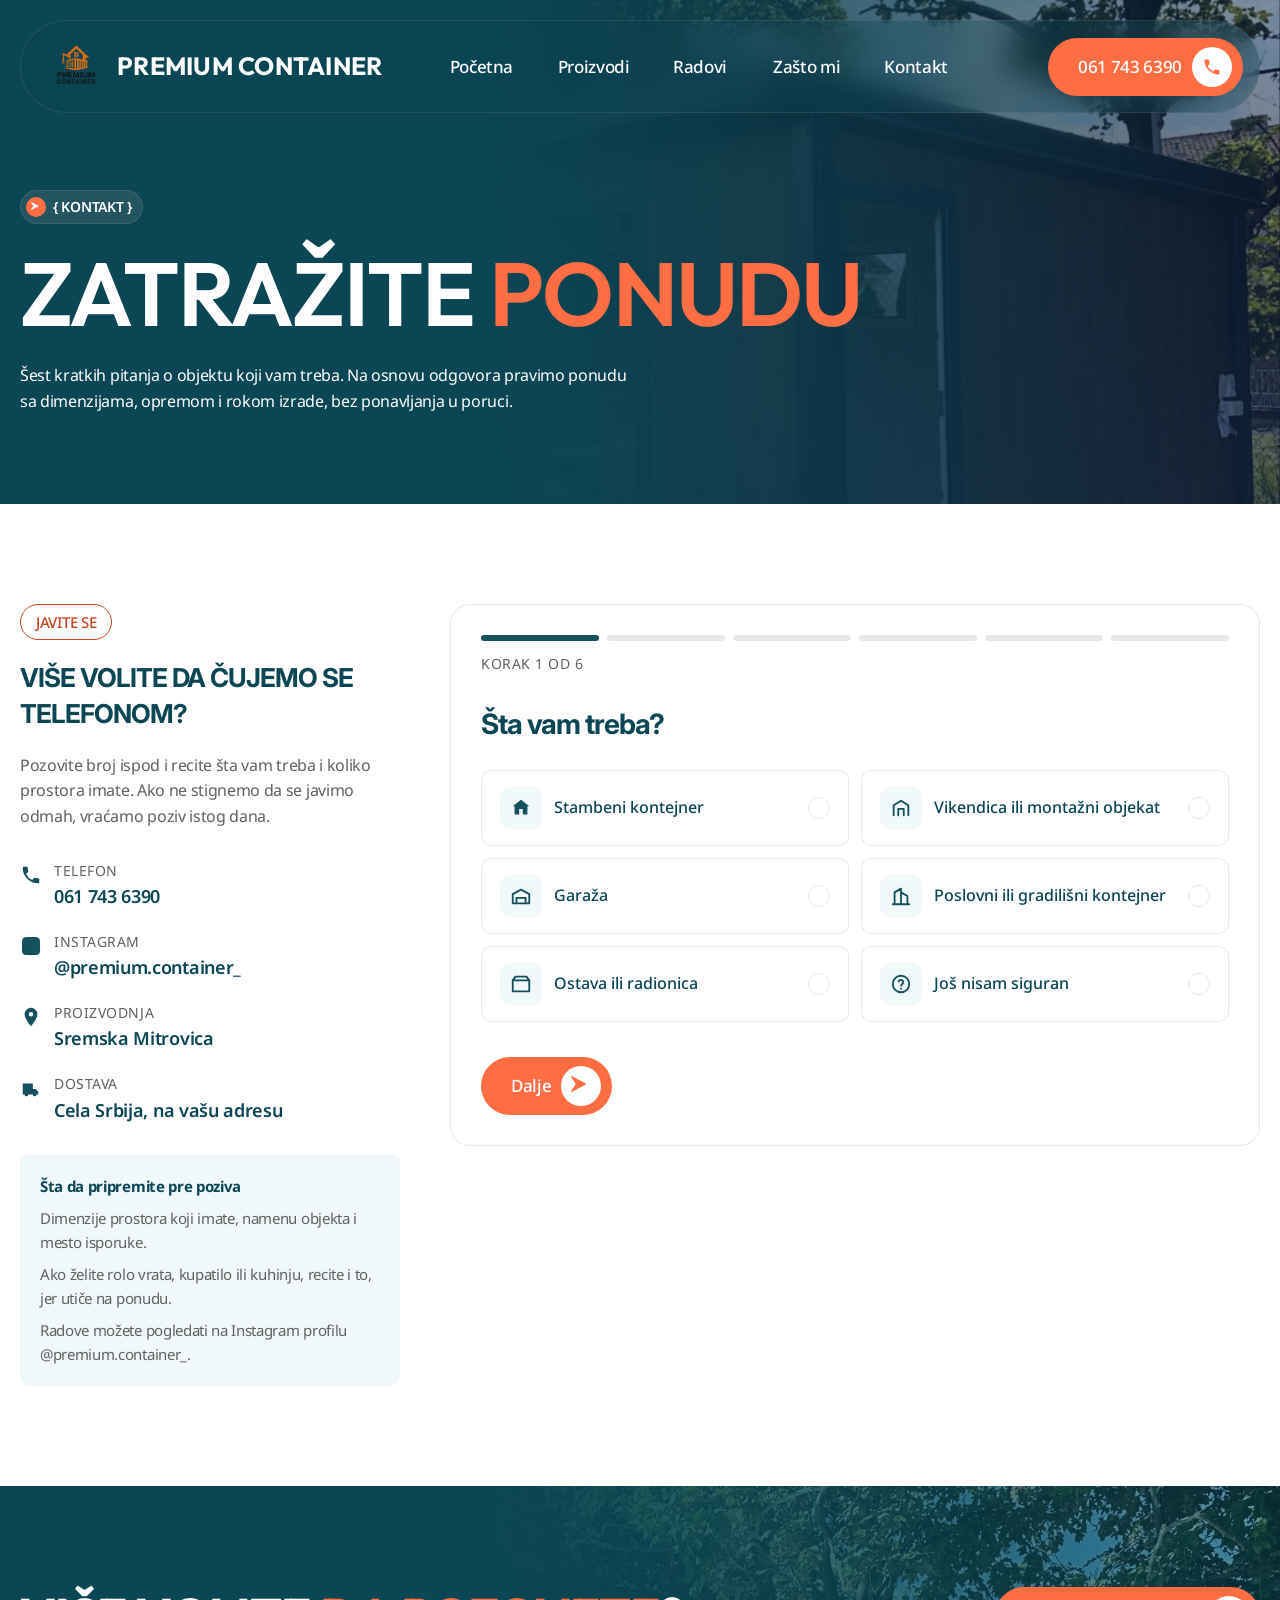
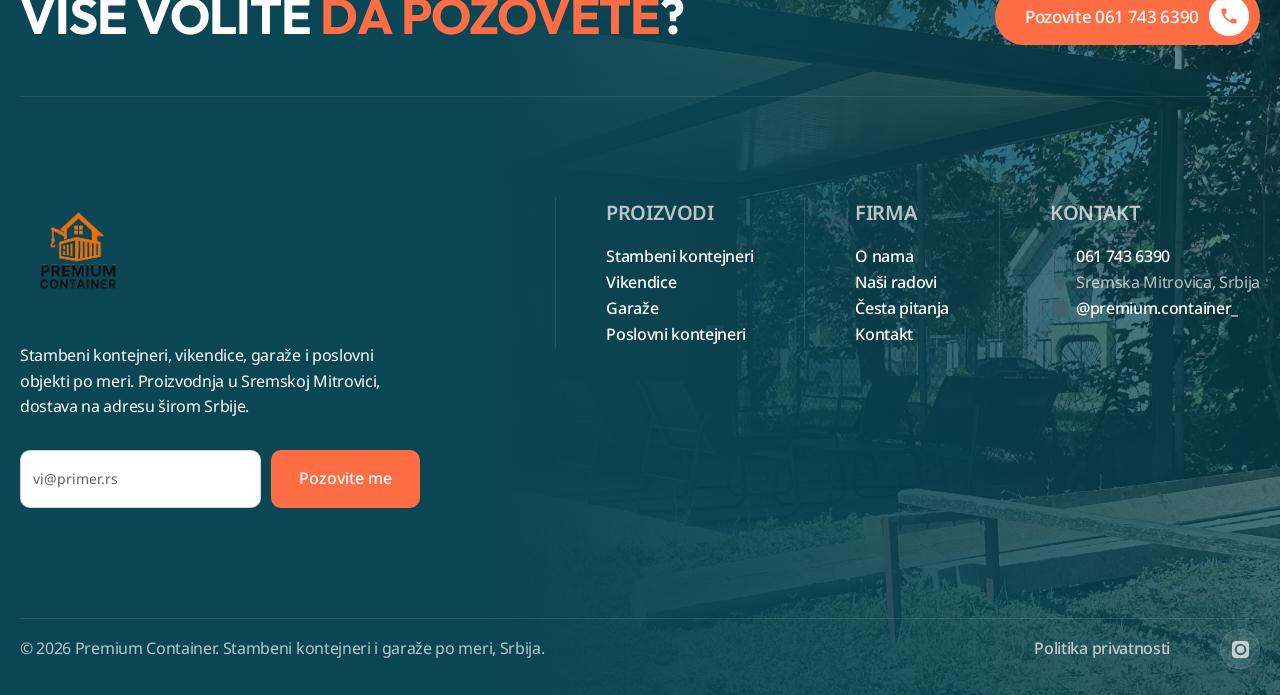
<file: contact.html>
<!DOCTYPE html>
<html lang="sr">
<head>
<meta charset="utf-8">
<meta name="viewport" content="width=device-width, initial-scale=1.0">
<title>Kontakt i ponuda | Premium Container</title>
<meta name="description" content="Pošaljite dimenzije i namenu objekta kroz kratku formu i dobijate ponudu za stambeni kontejner, vikendicu ili garažu. Pozovite 061 743 6390.">
<link rel="canonical" href="https://premiumcontainer.rs/contact.html">
<link rel="icon" href="images/logo.png">

<meta property="og:type" content="website">
<meta property="og:title" content="Kontakt i ponuda | Premium Container">
<meta property="og:description" content="Recite nam dimenzije i namenu, pa vam šaljemo konkretnu ponudu za objekat po meri.">
<meta property="og:image" content="images/klub-objekat.jpg">
<meta property="og:url" content="https://premiumcontainer.rs/contact.html">

<link rel="preconnect" href="https://fonts.googleapis.com">
<link rel="preconnect" href="https://fonts.gstatic.com" crossorigin>
<link href="https://fonts.googleapis.com/css2?family=Outfit:wght@500;600;700&family=Noto+Sans:wght@400;500;600;700&family=Inter:wght@600;700&display=swap" rel="stylesheet">
<link rel="stylesheet" href="styles.css">
</head>
<body>
<a class="skip-link" href="#main">Preskoči na sadržaj</a>

<!-- ===================== NAV ===================== -->
<header class="nav" id="nav">
  <div class="container">
    <div class="nav-bar">
      <div class="nav-row">
        <a class="nav-logo" href="index.html" aria-label="Premium Container, početna strana">
          <img src="images/logo.png" alt="Premium Container logo">
          <span class="nav-wordmark">Premium Container</span>
        </a>
        <button class="nav-toggle" id="navToggle" aria-expanded="false" aria-controls="navMenu" aria-label="Otvori meni">
          <svg class="ico-open" viewBox="0 0 24 24" fill="none" stroke="currentColor" stroke-width="2" stroke-linecap="round" aria-hidden="true"><path d="M3 6h18M3 12h18M3 18h18"/></svg>
          <svg class="ico-close" viewBox="0 0 24 24" fill="none" stroke="currentColor" stroke-width="2" stroke-linecap="round" aria-hidden="true"><path d="M6 6l12 12M18 6L6 18"/></svg>
        </button>
      </div>

      <nav class="nav-menu" id="navMenu" aria-label="Glavna navigacija">
        <a class="nav-link" href="index.html">Početna
          <svg class="chev" viewBox="0 0 20 20" fill="none" stroke="currentColor" stroke-width="2" stroke-linecap="round" stroke-linejoin="round" aria-hidden="true"><path d="M17 8c0 0-5.155 7-7 7S3 8 3 8"/></svg>
        </a>
        <a class="nav-link" href="index.html#proizvodi">Proizvodi
          <svg class="chev" viewBox="0 0 20 20" fill="none" stroke="currentColor" stroke-width="2" stroke-linecap="round" stroke-linejoin="round" aria-hidden="true"><path d="M17 8c0 0-5.155 7-7 7S3 8 3 8"/></svg>
        </a>
        <a class="nav-link" href="index.html#radovi">Radovi
          <svg class="chev" viewBox="0 0 20 20" fill="none" stroke="currentColor" stroke-width="2" stroke-linecap="round" stroke-linejoin="round" aria-hidden="true"><path d="M17 8c0 0-5.155 7-7 7S3 8 3 8"/></svg>
        </a>
        <a class="nav-link" href="index.html#zasto">Zašto mi
          <svg class="chev" viewBox="0 0 20 20" fill="none" stroke="currentColor" stroke-width="2" stroke-linecap="round" stroke-linejoin="round" aria-hidden="true"><path d="M17 8c0 0-5.155 7-7 7S3 8 3 8"/></svg>
        </a>
        <a class="nav-link" href="contact.html" aria-current="page">Kontakt</a>
      </nav>

      <div class="nav-cta">
        <a class="btn" href="tel:+381617436390">061 743 6390
          <span class="btn-ico"><svg viewBox="0 0 24 24" fill="currentColor" aria-hidden="true"><path d="M6.6 10.8a15.1 15.1 0 006.6 6.6l2.2-2.2a1 1 0 011-.2c1.1.4 2.3.6 3.6.6a1 1 0 011 1V20a1 1 0 01-1 1A17 17 0 013 4a1 1 0 011-1h3.5a1 1 0 011 1c0 1.3.2 2.5.6 3.6a1 1 0 01-.3 1l-2.2 2.2z"/></svg></span>
        </a>
      </div>
    </div>
  </div>
</header>

<main id="main">

  <!-- ===================== PAGE HEAD ===================== -->
  <section class="page-head">
    <img src="images/klub-objekat.jpg" alt="">
    <div class="container">
      <span class="eyebrow" data-appear>
        <span class="eyebrow-ico" aria-hidden="true"><svg viewBox="0 0 20 20" fill="currentColor"><path d="M14.7 7.44L.76.06a.54.54 0 00-.64.17.6.6 0 00-.12.37c0 .14.04.27.11.38L4.69 8 .11 15.02a.55.55 0 00.01.75c.1.15.26.23.42.23.08 0 .15-.2.22-.06l13.93-7.38c.2-.12.32-.33.31-.56a.63.63 0 00-.3-.56z"/></svg></span>
        { Kontakt }
      </span>
      <h1 class="display" data-split data-split-blur>Zatražite <span class="accent-word">ponudu</span></h1>
      <p data-appear style="--appear-delay:.45s">Šest kratkih pitanja o objektu koji vam treba. Na osnovu odgovora pravimo ponudu sa dimenzijama, opremom i rokom izrade, bez ponavljanja u poruci.</p>
    </div>
  </section>

  <!-- ===================== KONTAKT ===================== -->
  <section class="sec-white">
    <div class="container">
      <div class="contact-split">

        <aside class="contact-aside" data-reveal>
          <div class="stack-sm">
            <span class="eyebrow">Javite se</span>
            <h2 class="h3">Više volite da čujemo se telefonom?</h2>
            <p>Pozovite broj ispod i recite šta vam treba i koliko prostora imate. Ako ne stignemo da se javimo odmah, vraćamo poziv istog dana.</p>
          </div>

          <div class="contact-lines">
            <div class="contact-line">
              <svg viewBox="0 0 24 24" fill="currentColor" aria-hidden="true"><path d="M6.6 10.8a15.1 15.1 0 006.6 6.6l2.2-2.2a1 1 0 011-.2c1.1.4 2.3.6 3.6.6a1 1 0 011 1V20a1 1 0 01-1 1A17 17 0 013 4a1 1 0 011-1h3.5a1 1 0 011 1c0 1.3.2 2.5.6 3.6a1 1 0 01-.3 1l-2.2 2.2z"/></svg>
              <div><span>Telefon</span><a href="tel:+381617436390">061 743 6390</a></div>
            </div>
            <div class="contact-line">
              <svg viewBox="0 0 24 24" fill="currentColor" aria-hidden="true"><path d="M12 2.2c3.2 0 3.6 0 4.9.07 1.17.05 1.8.25 2.23.42.56.22.96.48 1.38.9.42.42.68.82.9 1.38.17.42.37 1.06.42 2.23.06 1.3.07 1.69.07 4.9s0 3.6-.07 4.9c-.05 1.17-.25 1.8-.42 2.23-.22.56-.48.96-.9 1.38-.42.42-.82.68-1.38.9-.42.17-1.06.37-2.23.42-1.3.06-1.69.07-4.9.07s-3.6 0-4.9-.07c-1.17-.05-1.8-.25-2.23-.42-.56-.22-.96-.48-1.38-.9-.42-.42-.68-.82-.9-1.38-.17-.42-.37-1.06-.42-2.23C2.21 15.6 2.2 15.2 2.2 12s0-3.6.07-4.9c.05-1.17.25-1.8.42-2.23.22-.56.48-.96.9-1.38.42-.42.82-.68 1.38-.9.42-.17 1.06-.37 2.23-.42C8.4 2.21 8.8 2.2 12 2.2z"/></svg>
              <div><span>Instagram</span><a href="https://www.instagram.com/premium.container_/" target="_blank" rel="noopener">@premium.container_</a></div>
            </div>
            <div class="contact-line">
              <svg viewBox="0 0 24 24" fill="currentColor" aria-hidden="true"><path d="M12 2a7 7 0 00-7 7c0 5.2 7 13 7 13s7-7.8 7-13a7 7 0 00-7-7zm0 9.5A2.5 2.5 0 1112 6.5a2.5 2.5 0 010 5z"/></svg>
              <div><span>Proizvodnja</span><strong>Sremska Mitrovica</strong></div>
            </div>
            <div class="contact-line">
              <svg viewBox="0 0 24 24" fill="currentColor" aria-hidden="true"><path d="M3 7h11v6h3l3 3v3h-2a2 2 0 11-4 0H9a2 2 0 11-4 0H3V7z"/></svg>
              <div><span>Dostava</span><strong>Cela Srbija, na vašu adresu</strong></div>
            </div>
          </div>

          <div class="contact-cred">
            <p><strong>Šta da pripremite pre poziva</strong></p>
            <p>Dimenzije prostora koji imate, namenu objekta i mesto isporuke.</p>
            <p>Ako želite rolo vrata, kupatilo ili kuhinju, recite i to, jer utiče na ponudu.</p>
            <p>Radove možete pogledati na Instagram profilu @premium.container_.</p>
          </div>
        </aside>

        <!-- ============ WIZARD ============ -->
        <div class="wizard" data-reveal>
          <form id="wizardForm" novalidate>

            <div class="wiz-progress">
              <div class="wiz-dots" id="wizDots" aria-hidden="true"></div>
              <p class="wiz-count" id="wizCount">Korak 1 od 6</p>
            </div>

            <!-- Korak 1 -->
            <fieldset class="wiz-step is-active" data-step="1">
              <legend class="sr-only">Šta vam treba?</legend>
              <h2>Šta vam treba?</h2>
              <div class="choice-grid" data-choice-group="service" data-auto-advance="true">
                <button type="button" class="choice" data-value="Stambeni kontejner">
                  <span class="choice-ico" aria-hidden="true"><svg viewBox="0 0 24 24" fill="currentColor"><path d="M12 3l9 7h-2v9h-5v-6h-4v6H5v-9H3l9-7z"/></svg></span>
                  <span class="choice-label">Stambeni kontejner</span>
                  <span class="choice-mark" aria-hidden="true"><svg viewBox="0 0 24 24" fill="none" stroke="currentColor" stroke-width="3" stroke-linecap="round" stroke-linejoin="round"><path d="M4 12.5l5 5L20 6.5"/></svg></span>
                </button>
                <button type="button" class="choice" data-value="Vikendica ili montažni objekat">
                  <span class="choice-ico" aria-hidden="true"><svg viewBox="0 0 24 24" fill="none" stroke="currentColor" stroke-width="2" stroke-linecap="round" stroke-linejoin="round"><path d="M4 20V9l8-5 8 5v11"/><path d="M9 20v-7h6v7"/></svg></span>
                  <span class="choice-label">Vikendica ili montažni objekat</span>
                  <span class="choice-mark" aria-hidden="true"><svg viewBox="0 0 24 24" fill="none" stroke="currentColor" stroke-width="3" stroke-linecap="round" stroke-linejoin="round"><path d="M4 12.5l5 5L20 6.5"/></svg></span>
                </button>
                <button type="button" class="choice" data-value="Garaža">
                  <span class="choice-ico" aria-hidden="true"><svg viewBox="0 0 24 24" fill="none" stroke="currentColor" stroke-width="2" stroke-linecap="round" stroke-linejoin="round"><path d="M3 10l9-5 9 5v10H3V10z"/><path d="M7 20v-6h10v6"/></svg></span>
                  <span class="choice-label">Garaža</span>
                  <span class="choice-mark" aria-hidden="true"><svg viewBox="0 0 24 24" fill="none" stroke="currentColor" stroke-width="3" stroke-linecap="round" stroke-linejoin="round"><path d="M4 12.5l5 5L20 6.5"/></svg></span>
                </button>
                <button type="button" class="choice" data-value="Poslovni ili gradilišni kontejner">
                  <span class="choice-ico" aria-hidden="true"><svg viewBox="0 0 24 24" fill="none" stroke="currentColor" stroke-width="2" stroke-linecap="round" stroke-linejoin="round"><path d="M3 21h18M5 21V8l7-4v17M19 21v-9l-7-4"/></svg></span>
                  <span class="choice-label">Poslovni ili gradilišni kontejner</span>
                  <span class="choice-mark" aria-hidden="true"><svg viewBox="0 0 24 24" fill="none" stroke="currentColor" stroke-width="3" stroke-linecap="round" stroke-linejoin="round"><path d="M4 12.5l5 5L20 6.5"/></svg></span>
                </button>
                <button type="button" class="choice" data-value="Ostava ili radionica">
                  <span class="choice-ico" aria-hidden="true"><svg viewBox="0 0 24 24" fill="none" stroke="currentColor" stroke-width="2" stroke-linecap="round" stroke-linejoin="round"><path d="M3 8h18v12H3z"/><path d="M3 8l3-4h12l3 4"/></svg></span>
                  <span class="choice-label">Ostava ili radionica</span>
                  <span class="choice-mark" aria-hidden="true"><svg viewBox="0 0 24 24" fill="none" stroke="currentColor" stroke-width="3" stroke-linecap="round" stroke-linejoin="round"><path d="M4 12.5l5 5L20 6.5"/></svg></span>
                </button>
                <button type="button" class="choice" data-value="Još nisam siguran">
                  <span class="choice-ico" aria-hidden="true"><svg viewBox="0 0 24 24" fill="none" stroke="currentColor" stroke-width="2" stroke-linecap="round" stroke-linejoin="round"><circle cx="12" cy="12" r="9"/><path d="M9.5 9.2a2.6 2.6 0 015 .9c0 1.7-2.5 2.2-2.5 3.9"/><path d="M12 17.2h.01"/></svg></span>
                  <span class="choice-label">Još nisam siguran</span>
                  <span class="choice-mark" aria-hidden="true"><svg viewBox="0 0 24 24" fill="none" stroke="currentColor" stroke-width="3" stroke-linecap="round" stroke-linejoin="round"><path d="M4 12.5l5 5L20 6.5"/></svg></span>
                </button>
              </div>
              <p class="field-error" data-error-for="service" hidden>Izaberite jednu opciju da biste nastavili.</p>
              <div class="wiz-nav">
                <button type="button" class="btn" data-next>Dalje
                  <span class="btn-ico"><svg viewBox="0 0 20 20" fill="currentColor" aria-hidden="true"><path d="M14.7 7.44L.76.06a.54.54 0 00-.64.17.6.6 0 00-.12.37c0 .14.04.27.11.38L4.69 8 .11 15.02a.55.55 0 00.01.75c.1.15.26.23.42.23.08 0 .15-.2.22-.06l13.93-7.38c.2-.12.32-.33.31-.56a.63.63 0 00-.3-.56z"/></svg></span>
                </button>
              </div>
            </fieldset>

            <!-- Korak 2 -->
            <fieldset class="wiz-step" data-step="2">
              <legend class="sr-only">Koliko treba da bude veliki?</legend>
              <h2>Koliko treba da bude veliki?</h2>
              <p class="wiz-hint">Ako već znate tačne mere, upišite ih na kraju u polje za poruku.</p>
              <div class="choice-grid" data-choice-group="roofType" data-auto-advance="true">
                <button type="button" class="choice" data-value="Do 15 kvadrata">
                  <span class="choice-ico" aria-hidden="true"><svg viewBox="0 0 24 24" fill="none" stroke="currentColor" stroke-width="2" stroke-linecap="round" stroke-linejoin="round"><path d="M5 5h14v14H5z"/></svg></span>
                  <span class="choice-label">Do 15 kvadrata</span>
                  <span class="choice-mark" aria-hidden="true"><svg viewBox="0 0 24 24" fill="none" stroke="currentColor" stroke-width="3" stroke-linecap="round" stroke-linejoin="round"><path d="M4 12.5l5 5L20 6.5"/></svg></span>
                </button>
                <button type="button" class="choice" data-value="15 do 25 kvadrata">
                  <span class="choice-ico" aria-hidden="true"><svg viewBox="0 0 24 24" fill="none" stroke="currentColor" stroke-width="2" stroke-linecap="round" stroke-linejoin="round"><path d="M3 6h18v12H3z"/></svg></span>
                  <span class="choice-label">15 do 25 kvadrata</span>
                  <span class="choice-mark" aria-hidden="true"><svg viewBox="0 0 24 24" fill="none" stroke="currentColor" stroke-width="3" stroke-linecap="round" stroke-linejoin="round"><path d="M4 12.5l5 5L20 6.5"/></svg></span>
                </button>
                <button type="button" class="choice" data-value="25 do 40 kvadrata">
                  <span class="choice-ico" aria-hidden="true"><svg viewBox="0 0 24 24" fill="none" stroke="currentColor" stroke-width="2" stroke-linecap="round" stroke-linejoin="round"><path d="M2 6h20v12H2z"/><path d="M12 6v12"/></svg></span>
                  <span class="choice-label">25 do 40 kvadrata</span>
                  <span class="choice-mark" aria-hidden="true"><svg viewBox="0 0 24 24" fill="none" stroke="currentColor" stroke-width="3" stroke-linecap="round" stroke-linejoin="round"><path d="M4 12.5l5 5L20 6.5"/></svg></span>
                </button>
                <button type="button" class="choice" data-value="Preko 40 kvadrata">
                  <span class="choice-ico" aria-hidden="true"><svg viewBox="0 0 24 24" fill="none" stroke="currentColor" stroke-width="2" stroke-linecap="round" stroke-linejoin="round"><path d="M2 5h20v14H2z"/><path d="M9 5v14M16 5v14"/></svg></span>
                  <span class="choice-label">Preko 40 kvadrata</span>
                  <span class="choice-mark" aria-hidden="true"><svg viewBox="0 0 24 24" fill="none" stroke="currentColor" stroke-width="3" stroke-linecap="round" stroke-linejoin="round"><path d="M4 12.5l5 5L20 6.5"/></svg></span>
                </button>
                <button type="button" class="choice" data-value="Dve etaže">
                  <span class="choice-ico" aria-hidden="true"><svg viewBox="0 0 24 24" fill="none" stroke="currentColor" stroke-width="2" stroke-linecap="round" stroke-linejoin="round"><path d="M4 4h16v7H4zM4 13h16v7H4z"/></svg></span>
                  <span class="choice-label">Dve etaže</span>
                  <span class="choice-mark" aria-hidden="true"><svg viewBox="0 0 24 24" fill="none" stroke="currentColor" stroke-width="3" stroke-linecap="round" stroke-linejoin="round"><path d="M4 12.5l5 5L20 6.5"/></svg></span>
                </button>
                <button type="button" class="choice" data-value="Ne znam, predložite vi">
                  <span class="choice-ico" aria-hidden="true"><svg viewBox="0 0 24 24" fill="none" stroke="currentColor" stroke-width="2" stroke-linecap="round" stroke-linejoin="round"><circle cx="12" cy="12" r="9"/><path d="M9.5 9.2a2.6 2.6 0 015 .9c0 1.7-2.5 2.2-2.5 3.9"/><path d="M12 17.2h.01"/></svg></span>
                  <span class="choice-label">Ne znam, predložite vi</span>
                  <span class="choice-mark" aria-hidden="true"><svg viewBox="0 0 24 24" fill="none" stroke="currentColor" stroke-width="3" stroke-linecap="round" stroke-linejoin="round"><path d="M4 12.5l5 5L20 6.5"/></svg></span>
                </button>
              </div>
              <p class="field-error" data-error-for="roofType" hidden>Izaberite jednu opciju da biste nastavili.</p>
              <div class="wiz-nav">
                <button type="button" class="wiz-back" data-back>
                  <svg viewBox="0 0 20 20" fill="none" stroke="currentColor" stroke-width="1.6" stroke-linecap="round" stroke-linejoin="round" aria-hidden="true"><path d="M16 10H4M9 5l-5 5 5 5"/></svg>Nazad
                </button>
                <button type="button" class="btn" data-next>Dalje
                  <span class="btn-ico"><svg viewBox="0 0 20 20" fill="currentColor" aria-hidden="true"><path d="M14.7 7.44L.76.06a.54.54 0 00-.64.17.6.6 0 00-.12.37c0 .14.04.27.11.38L4.69 8 .11 15.02a.55.55 0 00.01.75c.1.15.26.23.42.23.08 0 .15-.2.22-.06l13.93-7.38c.2-.12.32-.33.31-.56a.63.63 0 00-.3-.56z"/></svg></span>
                </button>
              </div>
            </fieldset>

            <!-- Korak 3 -->
            <fieldset class="wiz-step" data-step="3">
              <legend class="sr-only">Šta treba da ima?</legend>
              <h2>Šta treba da ima?</h2>
              <p class="wiz-hint">Izaberite ono najvažnije, ostalo dogovaramo u razgovoru.</p>
              <div class="choice-grid" data-choice-group="condition" data-auto-advance="true">
                <button type="button" class="choice" data-value="Kupatilo i kuhinja">
                  <span class="choice-ico" aria-hidden="true"><svg viewBox="0 0 24 24" fill="none" stroke="currentColor" stroke-width="2" stroke-linecap="round" stroke-linejoin="round"><path d="M4 12h16v5a3 3 0 01-3 3H7a3 3 0 01-3-3z"/><path d="M8 12V5a2 2 0 114 0"/></svg></span>
                  <span class="choice-label">Kupatilo i kuhinja</span>
                  <span class="choice-mark" aria-hidden="true"><svg viewBox="0 0 24 24" fill="none" stroke="currentColor" stroke-width="3" stroke-linecap="round" stroke-linejoin="round"><path d="M4 12.5l5 5L20 6.5"/></svg></span>
                </button>
                <button type="button" class="choice" data-value="Rolo vrata">
                  <span class="choice-ico" aria-hidden="true"><svg viewBox="0 0 24 24" fill="none" stroke="currentColor" stroke-width="2" stroke-linecap="round"><path d="M4 5h16M4 9h16M4 13h16M4 17h16"/></svg></span>
                  <span class="choice-label">Rolo vrata</span>
                  <span class="choice-mark" aria-hidden="true"><svg viewBox="0 0 24 24" fill="none" stroke="currentColor" stroke-width="3" stroke-linecap="round" stroke-linejoin="round"><path d="M4 12.5l5 5L20 6.5"/></svg></span>
                </button>
                <button type="button" class="choice" data-value="Terasa ili nadstrešnica">
                  <span class="choice-ico" aria-hidden="true"><svg viewBox="0 0 24 24" fill="none" stroke="currentColor" stroke-width="2" stroke-linecap="round" stroke-linejoin="round"><path d="M2 9h20l-3 3H5z"/><path d="M6 12v8M18 12v8"/></svg></span>
                  <span class="choice-label">Terasa ili nadstrešnica</span>
                  <span class="choice-mark" aria-hidden="true"><svg viewBox="0 0 24 24" fill="none" stroke="currentColor" stroke-width="3" stroke-linecap="round" stroke-linejoin="round"><path d="M4 12.5l5 5L20 6.5"/></svg></span>
                </button>
                <button type="button" class="choice" data-value="Samo osnovna izrada">
                  <span class="choice-ico" aria-hidden="true"><svg viewBox="0 0 24 24" fill="none" stroke="currentColor" stroke-width="2" stroke-linecap="round" stroke-linejoin="round"><path d="M4 7h16v13H4z"/><path d="M4 7l8-4 8 4"/></svg></span>
                  <span class="choice-label">Samo osnovna izrada</span>
                  <span class="choice-mark" aria-hidden="true"><svg viewBox="0 0 24 24" fill="none" stroke="currentColor" stroke-width="3" stroke-linecap="round" stroke-linejoin="round"><path d="M4 12.5l5 5L20 6.5"/></svg></span>
                </button>
              </div>
              <p class="field-error" data-error-for="condition" hidden>Izaberite jednu opciju da biste nastavili.</p>
              <div class="wiz-nav">
                <button type="button" class="wiz-back" data-back>
                  <svg viewBox="0 0 20 20" fill="none" stroke="currentColor" stroke-width="1.6" stroke-linecap="round" stroke-linejoin="round" aria-hidden="true"><path d="M16 10H4M9 5l-5 5 5 5"/></svg>Nazad
                </button>
                <button type="button" class="btn" data-next>Dalje
                  <span class="btn-ico"><svg viewBox="0 0 20 20" fill="currentColor" aria-hidden="true"><path d="M14.7 7.44L.76.06a.54.54 0 00-.64.17.6.6 0 00-.12.37c0 .14.04.27.11.38L4.69 8 .11 15.02a.55.55 0 00.01.75c.1.15.26.23.42.23.08 0 .15-.2.22-.06l13.93-7.38c.2-.12.32-.33.31-.56a.63.63 0 00-.3-.56z"/></svg></span>
                </button>
              </div>
            </fieldset>

            <!-- Korak 4 -->
            <fieldset class="wiz-step" data-step="4">
              <legend class="sr-only">Gde ide objekat?</legend>
              <h2>Gde ide objekat?</h2>
              <div class="choice-grid" data-choice-group="region" data-auto-advance="true">
                <button type="button" class="choice" data-value="Srem i Sremska Mitrovica">
                  <span class="choice-ico" aria-hidden="true"><svg viewBox="0 0 24 24" fill="currentColor"><path d="M12 2a7 7 0 00-7 7c0 5.2 7 13 7 13s7-7.8 7-13a7 7 0 00-7-7zm0 9.5A2.5 2.5 0 1112 6.5a2.5 2.5 0 010 5z"/></svg></span>
                  <span class="choice-label">Srem i Sremska Mitrovica</span>
                  <span class="choice-mark" aria-hidden="true"><svg viewBox="0 0 24 24" fill="none" stroke="currentColor" stroke-width="3" stroke-linecap="round" stroke-linejoin="round"><path d="M4 12.5l5 5L20 6.5"/></svg></span>
                </button>
                <button type="button" class="choice" data-value="Vojvodina">
                  <span class="choice-ico" aria-hidden="true"><svg viewBox="0 0 24 24" fill="currentColor"><path d="M12 2a7 7 0 00-7 7c0 5.2 7 13 7 13s7-7.8 7-13a7 7 0 00-7-7zm0 9.5A2.5 2.5 0 1112 6.5a2.5 2.5 0 010 5z"/></svg></span>
                  <span class="choice-label">Vojvodina</span>
                  <span class="choice-mark" aria-hidden="true"><svg viewBox="0 0 24 24" fill="none" stroke="currentColor" stroke-width="3" stroke-linecap="round" stroke-linejoin="round"><path d="M4 12.5l5 5L20 6.5"/></svg></span>
                </button>
                <button type="button" class="choice" data-value="Beograd i okolina">
                  <span class="choice-ico" aria-hidden="true"><svg viewBox="0 0 24 24" fill="none" stroke="currentColor" stroke-width="2" stroke-linecap="round" stroke-linejoin="round"><path d="M3 21h18M5 21V8l7-4v17M19 21v-9l-7-4"/></svg></span>
                  <span class="choice-label">Beograd i okolina</span>
                  <span class="choice-mark" aria-hidden="true"><svg viewBox="0 0 24 24" fill="none" stroke="currentColor" stroke-width="3" stroke-linecap="round" stroke-linejoin="round"><path d="M4 12.5l5 5L20 6.5"/></svg></span>
                </button>
                <button type="button" class="choice" data-value="Centralna Srbija">
                  <span class="choice-ico" aria-hidden="true"><svg viewBox="0 0 24 24" fill="none" stroke="currentColor" stroke-width="2" stroke-linecap="round" stroke-linejoin="round"><path d="M3 18l6-9 4 5 3-4 5 8z"/></svg></span>
                  <span class="choice-label">Centralna Srbija</span>
                  <span class="choice-mark" aria-hidden="true"><svg viewBox="0 0 24 24" fill="none" stroke="currentColor" stroke-width="3" stroke-linecap="round" stroke-linejoin="round"><path d="M4 12.5l5 5L20 6.5"/></svg></span>
                </button>
                <button type="button" class="choice" data-value="Jug Srbije">
                  <span class="choice-ico" aria-hidden="true"><svg viewBox="0 0 24 24" fill="none" stroke="currentColor" stroke-width="2" stroke-linecap="round" stroke-linejoin="round"><path d="M12 3v18M5 10l7 7 7-7"/></svg></span>
                  <span class="choice-label">Jug Srbije</span>
                  <span class="choice-mark" aria-hidden="true"><svg viewBox="0 0 24 24" fill="none" stroke="currentColor" stroke-width="3" stroke-linecap="round" stroke-linejoin="round"><path d="M4 12.5l5 5L20 6.5"/></svg></span>
                </button>
                <button type="button" class="choice" data-value="Van Srbije">
                  <span class="choice-ico" aria-hidden="true"><svg viewBox="0 0 24 24" fill="none" stroke="currentColor" stroke-width="2" stroke-linecap="round" stroke-linejoin="round"><circle cx="12" cy="12" r="9"/><path d="M3 12h18M12 3c3 3 3 15 0 18M12 3c-3 3-3 15 0 18"/></svg></span>
                  <span class="choice-label">Van Srbije</span>
                  <span class="choice-mark" aria-hidden="true"><svg viewBox="0 0 24 24" fill="none" stroke="currentColor" stroke-width="3" stroke-linecap="round" stroke-linejoin="round"><path d="M4 12.5l5 5L20 6.5"/></svg></span>
                </button>
              </div>
              <p class="field-error" data-error-for="region" hidden>Izaberite jednu opciju da biste nastavili.</p>
              <div class="wiz-nav">
                <button type="button" class="wiz-back" data-back>
                  <svg viewBox="0 0 20 20" fill="none" stroke="currentColor" stroke-width="1.6" stroke-linecap="round" stroke-linejoin="round" aria-hidden="true"><path d="M16 10H4M9 5l-5 5 5 5"/></svg>Nazad
                </button>
                <button type="button" class="btn" data-next>Dalje
                  <span class="btn-ico"><svg viewBox="0 0 20 20" fill="currentColor" aria-hidden="true"><path d="M14.7 7.44L.76.06a.54.54 0 00-.64.17.6.6 0 00-.12.37c0 .14.04.27.11.38L4.69 8 .11 15.02a.55.55 0 00.01.75c.1.15.26.23.42.23.08 0 .15-.2.22-.06l13.93-7.38c.2-.12.32-.33.31-.56a.63.63 0 00-.3-.56z"/></svg></span>
                </button>
              </div>
            </fieldset>

            <!-- Korak 5 -->
            <fieldset class="wiz-step" data-step="5">
              <legend class="sr-only">Kada vam treba?</legend>
              <h2>Kada vam treba?</h2>
              <div class="choice-grid" data-choice-group="timing" data-auto-advance="true">
                <button type="button" class="choice" data-value="Što pre">
                  <span class="choice-ico" aria-hidden="true"><svg viewBox="0 0 24 24" fill="currentColor"><path d="M13 2L4 14h6l-1 8 9-12h-6l1-8z"/></svg></span>
                  <span class="choice-label">Što pre</span>
                  <span class="choice-mark" aria-hidden="true"><svg viewBox="0 0 24 24" fill="none" stroke="currentColor" stroke-width="3" stroke-linecap="round" stroke-linejoin="round"><path d="M4 12.5l5 5L20 6.5"/></svg></span>
                </button>
                <button type="button" class="choice" data-value="U naredna dva meseca">
                  <span class="choice-ico" aria-hidden="true"><svg viewBox="0 0 24 24" fill="none" stroke="currentColor" stroke-width="2" stroke-linecap="round" stroke-linejoin="round"><rect x="3" y="5" width="18" height="16" rx="2"/><path d="M3 10h18M8 3v4M16 3v4"/></svg></span>
                  <span class="choice-label">U naredna dva meseca</span>
                  <span class="choice-mark" aria-hidden="true"><svg viewBox="0 0 24 24" fill="none" stroke="currentColor" stroke-width="3" stroke-linecap="round" stroke-linejoin="round"><path d="M4 12.5l5 5L20 6.5"/></svg></span>
                </button>
                <button type="button" class="choice" data-value="Ove godine">
                  <span class="choice-ico" aria-hidden="true"><svg viewBox="0 0 24 24" fill="none" stroke="currentColor" stroke-width="2" stroke-linecap="round" stroke-linejoin="round"><circle cx="12" cy="12" r="9"/><path d="M12 7v5l3 3"/></svg></span>
                  <span class="choice-label">Ove godine</span>
                  <span class="choice-mark" aria-hidden="true"><svg viewBox="0 0 24 24" fill="none" stroke="currentColor" stroke-width="3" stroke-linecap="round" stroke-linejoin="round"><path d="M4 12.5l5 5L20 6.5"/></svg></span>
                </button>
                <button type="button" class="choice" data-value="Samo se raspitujem">
                  <span class="choice-ico" aria-hidden="true"><svg viewBox="0 0 24 24" fill="none" stroke="currentColor" stroke-width="2" stroke-linecap="round" stroke-linejoin="round"><circle cx="12" cy="12" r="9"/><path d="M9.5 9.2a2.6 2.6 0 015 .9c0 1.7-2.5 2.2-2.5 3.9"/><path d="M12 17.2h.01"/></svg></span>
                  <span class="choice-label">Samo se raspitujem</span>
                  <span class="choice-mark" aria-hidden="true"><svg viewBox="0 0 24 24" fill="none" stroke="currentColor" stroke-width="3" stroke-linecap="round" stroke-linejoin="round"><path d="M4 12.5l5 5L20 6.5"/></svg></span>
                </button>
              </div>
              <p class="field-error" data-error-for="timing" hidden>Izaberite jednu opciju da biste nastavili.</p>
              <div class="wiz-nav">
                <button type="button" class="wiz-back" data-back>
                  <svg viewBox="0 0 20 20" fill="none" stroke="currentColor" stroke-width="1.6" stroke-linecap="round" stroke-linejoin="round" aria-hidden="true"><path d="M16 10H4M9 5l-5 5 5 5"/></svg>Nazad
                </button>
                <button type="button" class="btn" data-next>Dalje
                  <span class="btn-ico"><svg viewBox="0 0 20 20" fill="currentColor" aria-hidden="true"><path d="M14.7 7.44L.76.06a.54.54 0 00-.64.17.6.6 0 00-.12.37c0 .14.04.27.11.38L4.69 8 .11 15.02a.55.55 0 00.01.75c.1.15.26.23.42.23.08 0 .15-.2.22-.06l13.93-7.38c.2-.12.32-.33.31-.56a.63.63 0 00-.3-.56z"/></svg></span>
                </button>
              </div>
            </fieldset>

            <!-- Korak 6 -->
            <fieldset class="wiz-step" data-step="6">
              <legend class="sr-only">Vaši podaci</legend>
              <h2>Vaši podaci</h2>
              <p class="wiz-hint">Zovemo vas da dogovorimo detalje. Bez obaveze i bez dolaska na teren dok vi ne kažete.</p>
              <div class="field-row">
                <div class="field">
                  <label for="name">Ime i prezime</label>
                  <input type="text" id="name" name="name" autocomplete="name" placeholder="Marko Marković">
                  <p class="field-error" data-error-for="name" hidden>Upišite svoje ime.</p>
                </div>
                <div class="field">
                  <label for="phone">Telefon</label>
                  <input type="tel" id="phone" name="phone" autocomplete="tel" placeholder="06x xxx xxxx">
                  <p class="field-error" data-error-for="phone" hidden>Upišite broj telefona.</p>
                </div>
              </div>
              <div class="field">
                <label for="email">Imejl</label>
                <input type="email" id="email" name="email" autocomplete="email" placeholder="marko@primer.rs">
                <p class="field-error" data-error-for="email" hidden>Upišite ispravnu imejl adresu.</p>
              </div>
              <div class="field">
                <label for="suburb">Mesto isporuke</label>
                <input type="text" id="suburb" name="suburb" autocomplete="address-level2" placeholder="Ruma, Srem">
                <p class="field-error" data-error-for="suburb" hidden>Recite nam gde otprilike ide objekat.</p>
              </div>
              <div class="field">
                <label for="message">Još nešto da dodate? (nije obavezno)</label>
                <textarea id="message" name="message" placeholder="Treba mi objekat 6x3 m sa kupatilom i terasom, parcela je ravna, ima pristup za kamion."></textarea>
              </div>
              <div class="wiz-nav">
                <button type="button" class="wiz-back" data-back>
                  <svg viewBox="0 0 20 20" fill="none" stroke="currentColor" stroke-width="1.6" stroke-linecap="round" stroke-linejoin="round" aria-hidden="true"><path d="M16 10H4M9 5l-5 5 5 5"/></svg>Nazad
                </button>
                <button type="submit" class="btn" id="wizSubmit">Pošalji upit
                  <span class="btn-ico"><svg viewBox="0 0 20 20" fill="currentColor" aria-hidden="true"><path d="M14.7 7.44L.76.06a.54.54 0 00-.64.17.6.6 0 00-.12.37c0 .14.04.27.11.38L4.69 8 .11 15.02a.55.55 0 00.01.75c.1.15.26.23.42.23.08 0 .15-.2.22-.06l13.93-7.38c.2-.12.32-.33.31-.56a.63.63 0 00-.3-.56z"/></svg></span>
                </button>
              </div>
              <p class="field-error" id="wizFormError" hidden></p>
              <p class="tag-text">Podatke koristimo samo da vam odgovorimo na upit. Ne prosleđujemo ih trećim licima.</p>
            </fieldset>

          </form>

          <!-- Uspeh -->
          <div class="wiz-done" id="wizDone" role="status" aria-live="polite">
            <span class="tick-big" aria-hidden="true"><svg viewBox="0 0 24 24" fill="none" stroke="currentColor" stroke-width="2.5" stroke-linecap="round" stroke-linejoin="round"><path d="M4 12.5l5 5L20 6.5"/></svg></span>
            <h2 class="h3">Primili smo vaš upit.</h2>
            <p>Javljamo se telefonom da dogovorimo dimenzije i rok. Ako vam se žuri, pozovite <a href="tel:+381617436390"><strong>061 743 6390</strong></a>.</p>
            <dl class="summary" id="wizSummary"></dl>
          </div>
        </div>

      </div>
    </div>
  </section>
</main>

<!-- ===================== FOOTER ===================== -->
<footer class="footer">
  <img src="images/terasa.jpg" alt="">
  <div class="container">

    <div class="footer-cta">
      <div class="footer-cta-row">
        <h2 class="h2" data-split>Više volite <span class="accent-word">da pozovete</span>?</h2>
        <a class="btn" href="tel:+381617436390">Pozovite 061 743 6390
          <span class="btn-ico"><svg viewBox="0 0 24 24" fill="currentColor" aria-hidden="true"><path d="M6.6 10.8a15.1 15.1 0 006.6 6.6l2.2-2.2a1 1 0 011-.2c1.1.4 2.3.6 3.6.6a1 1 0 011 1V20a1 1 0 01-1 1A17 17 0 013 4a1 1 0 011-1h3.5a1 1 0 011 1c0 1.3.2 2.5.6 3.6a1 1 0 01-.3 1l-2.2 2.2z"/></svg></span>
        </a>
      </div>
      <div class="rule"></div>
    </div>

    <div class="footer-main" data-reveal>
      <div class="footer-brand">
        <img class="logo" src="images/logo.png" alt="Premium Container logo">
        <p>Stambeni kontejneri, vikendice, garaže i poslovni objekti po meri. Proizvodnja u Sremskoj Mitrovici, dostava na adresu širom Srbije.</p>
        <form class="footer-form" id="callbackForm" novalidate>
          <label class="sr-only" for="callbackEmail">Vaša imejl adresa</label>
          <input type="email" id="callbackEmail" name="email" placeholder="vi@primer.rs" required>
          <button type="submit" id="callbackBtn">Pozovite me</button>
          <p class="form-note" id="callbackNote" role="status"></p>
        </form>
      </div>

      <div class="footer-cols">
        <div class="footer-divider" aria-hidden="true"></div>
        <div class="footer-col">
          <h2>Proizvodi</h2>
          <ul>
            <li><a href="index.html#proizvodi">Stambeni kontejneri</a></li>
            <li><a href="index.html#proizvodi">Vikendice</a></li>
            <li><a href="index.html#proizvodi">Garaže</a></li>
            <li><a href="index.html#proizvodi">Poslovni kontejneri</a></li>
          </ul>
        </div>

        <div class="footer-divider" aria-hidden="true"></div>
        <div class="footer-col">
          <h2>Firma</h2>
          <ul>
            <li><a href="index.html#o-nama">O nama</a></li>
            <li><a href="index.html#radovi">Naši radovi</a></li>
            <li><a href="index.html#pitanja">Česta pitanja</a></li>
            <li><a href="contact.html">Kontakt</a></li>
          </ul>
        </div>

        <div class="footer-divider" aria-hidden="true"></div>
        <div class="footer-col">
          <h2>Kontakt</h2>
          <ul>
            <li>
              <svg viewBox="0 0 24 24" fill="currentColor" aria-hidden="true"><path d="M6.6 10.8a15.1 15.1 0 006.6 6.6l2.2-2.2a1 1 0 011-.2c1.1.4 2.3.6 3.6.6a1 1 0 011 1V20a1 1 0 01-1 1A17 17 0 013 4a1 1 0 011-1h3.5a1 1 0 011 1c0 1.3.2 2.5.6 3.6a1 1 0 01-.3 1l-2.2 2.2z"/></svg>
              <a href="tel:+381617436390">061 743 6390</a>
            </li>
            <li>
              <svg viewBox="0 0 24 24" fill="currentColor" aria-hidden="true"><path d="M12 2a7 7 0 00-7 7c0 5.2 7 13 7 13s7-7.8 7-13a7 7 0 00-7-7zm0 9.5A2.5 2.5 0 1112 6.5a2.5 2.5 0 010 5z"/></svg>
              <span>Sremska Mitrovica, Srbija</span>
            </li>
            <li>
              <svg viewBox="0 0 24 24" fill="currentColor" aria-hidden="true"><path d="M12 2.2c3.2 0 3.6 0 4.9.07 1.17.05 1.8.25 2.23.42.56.22.96.48 1.38.9.42.42.68.82.9 1.38.17.42.37 1.06.42 2.23.06 1.3.07 1.69.07 4.9s0 3.6-.07 4.9c-.05 1.17-.25 1.8-.42 2.23-.22.56-.48.96-.9 1.38-.42.42-.82.68-1.38.9-.42.17-1.06.37-2.23.42-1.3.06-1.69.07-4.9.07s-3.6 0-4.9-.07c-1.17-.05-1.8-.25-2.23-.42-.56-.22-.96-.48-1.38-.9-.42-.42-.68-.82-.9-1.38-.17-.42-.37-1.06-.42-2.23C2.21 15.6 2.2 15.2 2.2 12s0-3.6.07-4.9c.05-1.17.25-1.8.42-2.23.22-.56.48-.96.9-1.38.42-.42.82-.68 1.38-.9.42-.17 1.06-.37 2.23-.42C8.4 2.21 8.8 2.2 12 2.2z"/></svg>
              <a href="https://www.instagram.com/premium.container_/" target="_blank" rel="noopener">@premium.container_</a>
            </li>
          </ul>
        </div>
      </div>
    </div>

    <div class="footer-legal">
      <div class="rule"></div>
      <div class="footer-legal-row">
        <p>&copy; <span id="year">2026</span> Premium Container. Stambeni kontejneri i garaže po meri, Srbija.</p>
        <a href="privacy.html">Politika privatnosti</a>
        <div class="socials">
          <a class="social" href="https://www.instagram.com/premium.container_/" target="_blank" rel="noopener" aria-label="Premium Container na Instagramu">
            <svg viewBox="0 0 24 24" fill="currentColor" aria-hidden="true"><path d="M12 2.2c3.2 0 3.6 0 4.9.07 1.17.05 1.8.25 2.23.42.56.22.96.48 1.38.9.42.42.68.82.9 1.38.17.42.37 1.06.42 2.23.06 1.3.07 1.69.07 4.9s0 3.6-.07 4.9c-.05 1.17-.25 1.8-.42 2.23-.22.56-.48.96-.9 1.38-.42.42-.82.68-1.38.9-.42.17-1.06.37-2.23.42-1.3.06-1.69.07-4.9.07s-3.6 0-4.9-.07c-1.17-.05-1.8-.25-2.23-.42-.56-.22-.96-.48-1.38-.9-.42-.42-.68-.82-.9-1.38-.17-.42-.37-1.06-.42-2.23C2.21 15.6 2.2 15.2 2.2 12s0-3.6.07-4.9c.05-1.17.25-1.8.42-2.23.22-.56.48-.96.9-1.38.42-.42.82-.68 1.38-.9.42-.17 1.06-.37 2.23-.42C8.4 2.21 8.8 2.2 12 2.2zm0 3.16A6.64 6.64 0 1018.64 12 6.64 6.64 0 0012 5.36zm0 10.95A4.31 4.31 0 1116.31 12 4.31 4.31 0 0112 16.31zm8.45-11.21a1.55 1.55 0 11-1.55-1.55 1.55 1.55 0 011.55 1.55z"/></svg>
          </a>
        </div>
      </div>
    </div>

  </div>
</footer>

<script src="lenis.min.js"></script>
<script src="main.js"></script>
</body>
</html>
</file>
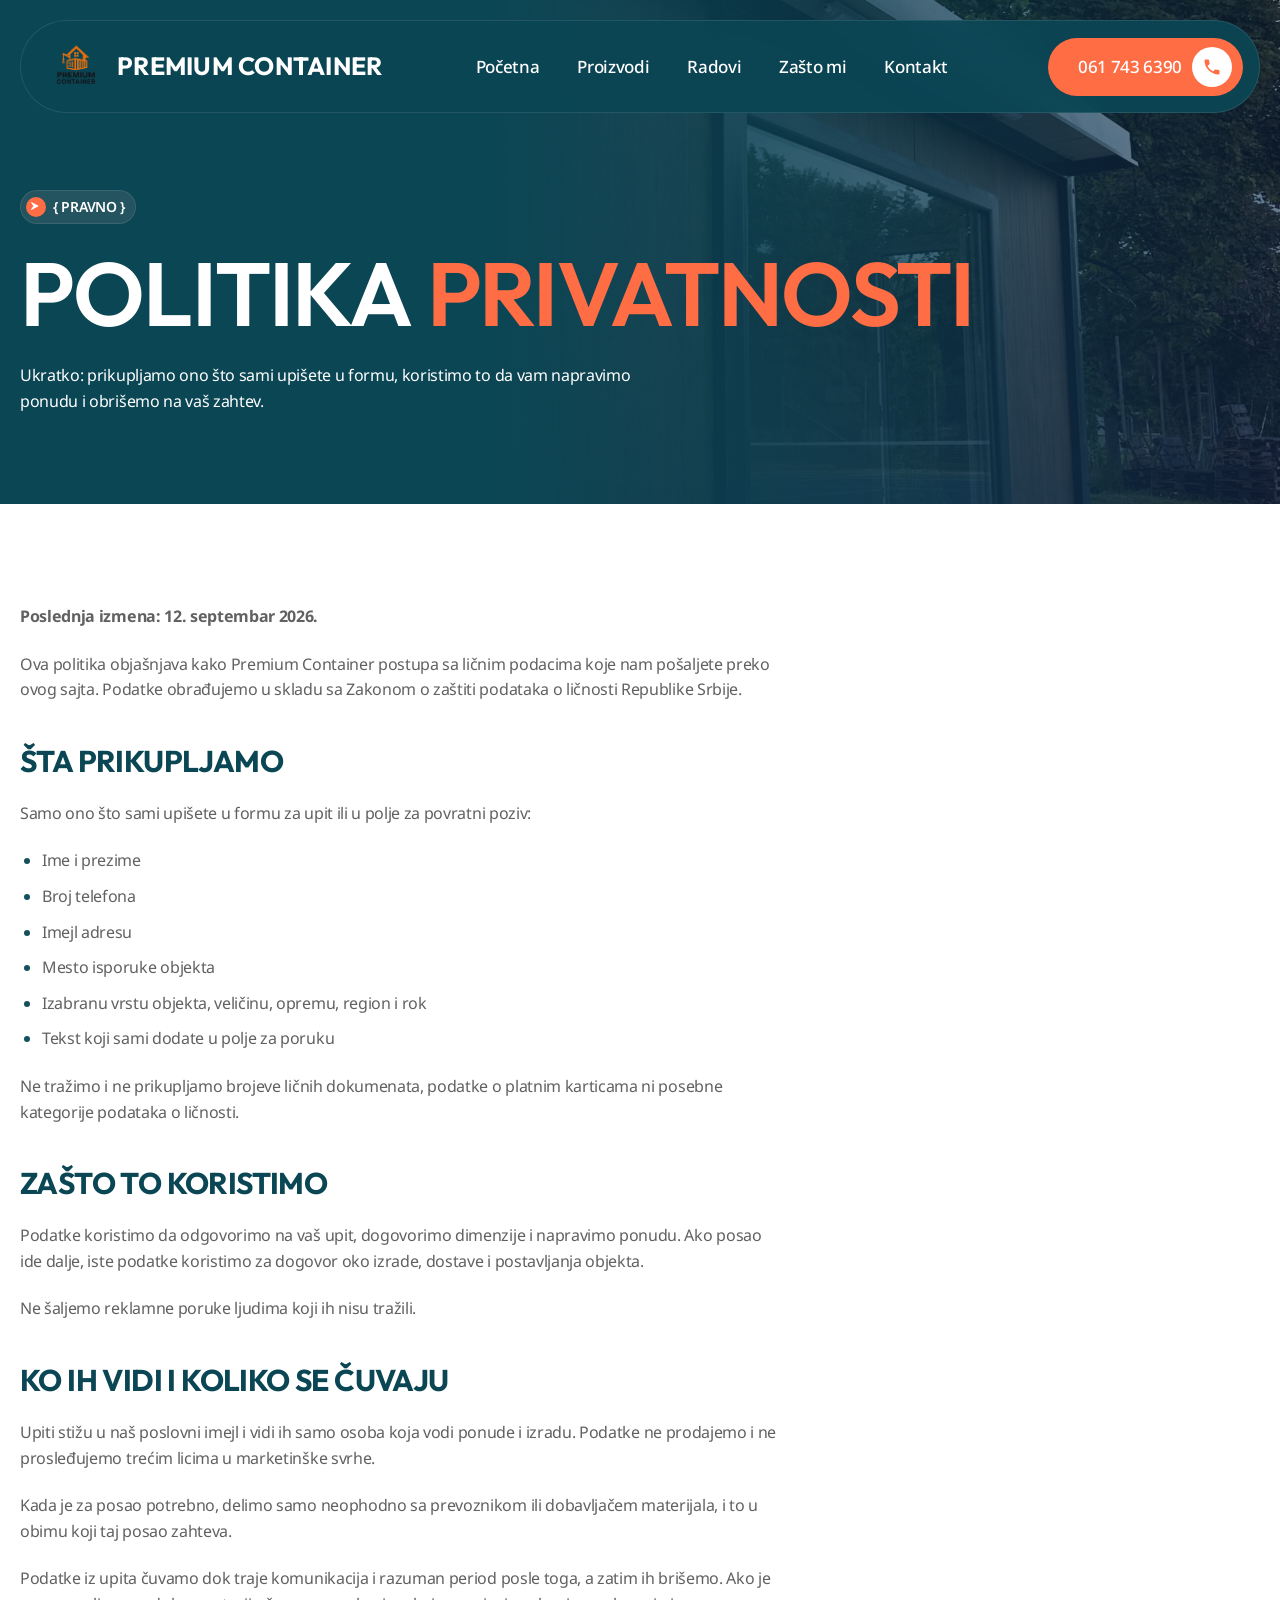
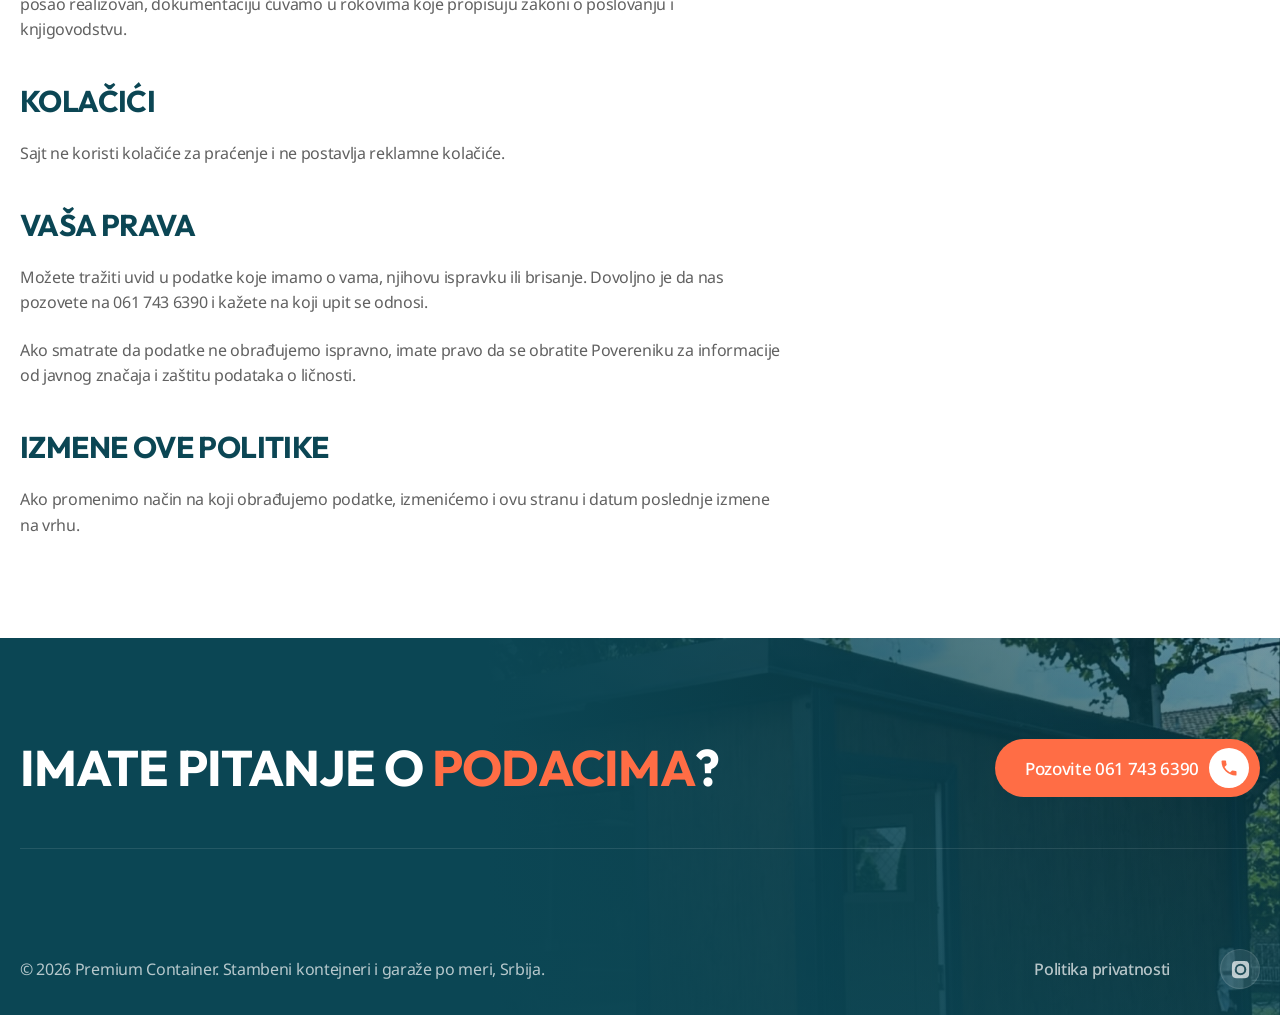
<file: privacy.html>
<!DOCTYPE html>
<html lang="sr">
<head>
<meta charset="utf-8">
<meta name="viewport" content="width=device-width, initial-scale=1.0">
<title>Politika privatnosti | Premium Container</title>
<meta name="description" content="Kako Premium Container postupa sa podacima koje pošaljete kroz formu na sajtu: šta prikupljamo, zašto, koliko čuvamo i kako da tražite brisanje.">
<link rel="canonical" href="https://premiumcontainer.rs/privacy.html">
<link rel="icon" href="images/logo.png">

<link rel="preconnect" href="https://fonts.googleapis.com">
<link rel="preconnect" href="https://fonts.gstatic.com" crossorigin>
<link href="https://fonts.googleapis.com/css2?family=Outfit:wght@500;600;700&family=Noto+Sans:wght@400;500;600;700&family=Inter:wght@600;700&display=swap" rel="stylesheet">
<link rel="stylesheet" href="styles.css">
</head>
<body>
<a class="skip-link" href="#main">Preskoči na sadržaj</a>

<!-- ===================== NAV ===================== -->
<header class="nav nav-solid" id="nav">
  <div class="container">
    <div class="nav-bar">
      <div class="nav-row">
        <a class="nav-logo" href="index.html" aria-label="Premium Container, početna strana">
          <img src="images/logo.png" alt="Premium Container logo">
          <span class="nav-wordmark">Premium Container</span>
        </a>
        <button class="nav-toggle" id="navToggle" aria-expanded="false" aria-controls="navMenu" aria-label="Otvori meni">
          <svg class="ico-open" viewBox="0 0 24 24" fill="none" stroke="currentColor" stroke-width="2" stroke-linecap="round" aria-hidden="true"><path d="M3 6h18M3 12h18M3 18h18"/></svg>
          <svg class="ico-close" viewBox="0 0 24 24" fill="none" stroke="currentColor" stroke-width="2" stroke-linecap="round" aria-hidden="true"><path d="M6 6l12 12M18 6L6 18"/></svg>
        </button>
      </div>

      <nav class="nav-menu" id="navMenu" aria-label="Glavna navigacija">
        <a class="nav-link" href="index.html">Početna</a>
        <a class="nav-link" href="index.html#proizvodi">Proizvodi</a>
        <a class="nav-link" href="index.html#radovi">Radovi</a>
        <a class="nav-link" href="index.html#zasto">Zašto mi</a>
        <a class="nav-link" href="contact.html">Kontakt</a>
      </nav>

      <div class="nav-cta">
        <a class="btn" href="tel:+381617436390">061 743 6390
          <span class="btn-ico"><svg viewBox="0 0 24 24" fill="currentColor" aria-hidden="true"><path d="M6.6 10.8a15.1 15.1 0 006.6 6.6l2.2-2.2a1 1 0 011-.2c1.1.4 2.3.6 3.6.6a1 1 0 011 1V20a1 1 0 01-1 1A17 17 0 013 4a1 1 0 011-1h3.5a1 1 0 011 1c0 1.3.2 2.5.6 3.6a1 1 0 01-.3 1l-2.2 2.2z"/></svg></span>
        </a>
      </div>
    </div>
  </div>
</header>

<main id="main">

  <!-- ===================== PAGE HEAD ===================== -->
  <section class="page-head">
    <img src="images/drvena-obloga.jpg" alt="">
    <div class="container">
      <span class="eyebrow" data-appear>
        <span class="eyebrow-ico" aria-hidden="true"><svg viewBox="0 0 20 20" fill="currentColor"><path d="M14.7 7.44L.76.06a.54.54 0 00-.64.17.6.6 0 00-.12.37c0 .14.04.27.11.38L4.69 8 .11 15.02a.55.55 0 00.01.75c.1.15.26.23.42.23.08 0 .15-.2.22-.06l13.93-7.38c.2-.12.32-.33.31-.56a.63.63 0 00-.3-.56z"/></svg></span>
        { Pravno }
      </span>
      <h1 class="display" data-split data-split-blur>Politika <span class="accent-word">privatnosti</span></h1>
      <p data-appear style="--appear-delay:.45s">Ukratko: prikupljamo ono što sami upišete u formu, koristimo to da vam napravimo ponudu i obrišemo na vaš zahtev.</p>
    </div>
  </section>

  <section class="sec-white">
    <div class="container">
      <div class="prose" data-reveal>

        <p><strong>Poslednja izmena: 12. septembar 2026.</strong></p>

        <p>Ova politika objašnjava kako Premium Container postupa sa ličnim podacima koje nam pošaljete preko ovog sajta. Podatke obrađujemo u skladu sa Zakonom o zaštiti podataka o ličnosti Republike Srbije.</p>

        <h2>Šta prikupljamo</h2>
        <p>Samo ono što sami upišete u formu za upit ili u polje za povratni poziv:</p>
        <ul>
          <li>Ime i prezime</li>
          <li>Broj telefona</li>
          <li>Imejl adresu</li>
          <li>Mesto isporuke objekta</li>
          <li>Izabranu vrstu objekta, veličinu, opremu, region i rok</li>
          <li>Tekst koji sami dodate u polje za poruku</li>
        </ul>
        <p>Ne tražimo i ne prikupljamo brojeve ličnih dokumenata, podatke o platnim karticama ni posebne kategorije podataka o ličnosti.</p>

        <h2>Zašto to koristimo</h2>
        <p>Podatke koristimo da odgovorimo na vaš upit, dogovorimo dimenzije i napravimo ponudu. Ako posao ide dalje, iste podatke koristimo za dogovor oko izrade, dostave i postavljanja objekta.</p>
        <p>Ne šaljemo reklamne poruke ljudima koji ih nisu tražili.</p>

        <h2>Ko ih vidi i koliko se čuvaju</h2>
        <p>Upiti stižu u naš poslovni imejl i vidi ih samo osoba koja vodi ponude i izradu. Podatke ne prodajemo i ne prosleđujemo trećim licima u marketinške svrhe.</p>
        <p>Kada je za posao potrebno, delimo samo neophodno sa prevoznikom ili dobavljačem materijala, i to u obimu koji taj posao zahteva.</p>
        <p>Podatke iz upita čuvamo dok traje komunikacija i razuman period posle toga, a zatim ih brišemo. Ako je posao realizovan, dokumentaciju čuvamo u rokovima koje propisuju zakoni o poslovanju i knjigovodstvu.</p>

        <h2>Kolačići</h2>
        <p>Sajt ne koristi kolačiće za praćenje i ne postavlja reklamne kolačiće.</p>

        <h2>Vaša prava</h2>
        <p>Možete tražiti uvid u podatke koje imamo o vama, njihovu ispravku ili brisanje. Dovoljno je da nas pozovete na 061 743 6390 i kažete na koji upit se odnosi.</p>
        <p>Ako smatrate da podatke ne obrađujemo ispravno, imate pravo da se obratite Povereniku za informacije od javnog značaja i zaštitu podataka o ličnosti.</p>

        <h2>Izmene ove politike</h2>
        <p>Ako promenimo način na koji obrađujemo podatke, izmenićemo i ovu stranu i datum poslednje izmene na vrhu.</p>

      </div>
    </div>
  </section>
</main>

<!-- ===================== FOOTER ===================== -->
<footer class="footer">
  <img src="images/klub-objekat.jpg" alt="">
  <div class="container">

    <div class="footer-cta">
      <div class="footer-cta-row">
        <h2 class="h2" data-split>Imate pitanje o <span class="accent-word">podacima</span>?</h2>
        <a class="btn" href="tel:+381617436390">Pozovite 061 743 6390
          <span class="btn-ico"><svg viewBox="0 0 24 24" fill="currentColor" aria-hidden="true"><path d="M6.6 10.8a15.1 15.1 0 006.6 6.6l2.2-2.2a1 1 0 011-.2c1.1.4 2.3.6 3.6.6a1 1 0 011 1V20a1 1 0 01-1 1A17 17 0 013 4a1 1 0 011-1h3.5a1 1 0 011 1c0 1.3.2 2.5.6 3.6a1 1 0 01-.3 1l-2.2 2.2z"/></svg></span>
        </a>
      </div>
      <div class="rule"></div>
    </div>

    <div class="footer-legal">
      <div class="footer-legal-row">
        <p>&copy; <span id="year">2026</span> Premium Container. Stambeni kontejneri i garaže po meri, Srbija.</p>
        <a href="privacy.html">Politika privatnosti</a>
        <div class="socials">
          <a class="social" href="https://www.instagram.com/premium.container_/" target="_blank" rel="noopener" aria-label="Premium Container na Instagramu">
            <svg viewBox="0 0 24 24" fill="currentColor" aria-hidden="true"><path d="M12 2.2c3.2 0 3.6 0 4.9.07 1.17.05 1.8.25 2.23.42.56.22.96.48 1.38.9.42.42.68.82.9 1.38.17.42.37 1.06.42 2.23.06 1.3.07 1.69.07 4.9s0 3.6-.07 4.9c-.05 1.17-.25 1.8-.42 2.23-.22.56-.48.96-.9 1.38-.42.42-.82.68-1.38.9-.42.17-1.06.37-2.23.42-1.3.06-1.69.07-4.9.07s-3.6 0-4.9-.07c-1.17-.05-1.8-.25-2.23-.42-.56-.22-.96-.48-1.38-.9-.42-.42-.68-.82-.9-1.38-.17-.42-.37-1.06-.42-2.23C2.21 15.6 2.2 15.2 2.2 12s0-3.6.07-4.9c.05-1.17.25-1.8.42-2.23.22-.56.48-.96.9-1.38.42-.42.82-.68 1.38-.9.42-.17 1.06-.37 2.23-.42C8.4 2.21 8.8 2.2 12 2.2zm0 3.16A6.64 6.64 0 1018.64 12 6.64 6.64 0 0012 5.36zm0 10.95A4.31 4.31 0 1116.31 12 4.31 4.31 0 0112 16.31zm8.45-11.21a1.55 1.55 0 11-1.55-1.55 1.55 1.55 0 011.55 1.55z"/></svg>
          </a>
        </div>
      </div>
    </div>

  </div>
</footer>

<script src="lenis.min.js"></script>
<script src="main.js"></script>
</body>
</html>
</file>
<file: styles.css>
/* ==========================================================================
   Premium Container, Sremska Mitrovica
   Struktura, ritam, tipografska skala, motion i anatomija komponenti preuzeti
   iz referentnog builda. Paleta je Constra paleta: teal #0B4654, koral #FF6D45.
   ========================================================================== */

/* --- Tokeni --------------------------------------------------------------- */
:root {
  /* Constra paleta, preuzeta 1:1 iz tokena template-a */
  --ink:            #0B4654;   /* teal za naslove                      */
  --accent:         #15505E;   /* srednji teal, hover                  */
  --accent-deep:    #083642;   /* najtamniji teal                      */
  --accent-light:   #3F646F;   /* svetliji teal na tamnoj pozadini     */
  --accent-pale:    #C2D9DF;   /* najsvetliji teal                     */

  /* Koral iz Constre. Deep varijanta je kontrastno sigurna na beloj. */
  --flame:          #FF6D45;
  --flame-deep:     #C8431F;

  --muted:          #616161;   /* telo teksta, Constra token           */
  --white:          #FFFFFF;
  --wash:           #F0F8FA;   /* bleda sekcija, Constra token         */
  --deep:           #0B4654;   /* tamne sekcije                        */
  --deep-2:         #15505E;   /* podignuta kartica na tealu           */

  --hair:           rgba(140, 140, 140, .2);
  --hair-light:     rgba(255, 255, 255, .1);
  --white-70:       rgba(255, 255, 255, .7);
  --ink-70:         rgba(11, 70, 84, .7);

  /* Dugmad: koral sa belim tekstom, teal na hoveru. Bez pomeranja. */
  --btn:            #FF6D45;
  --btn-text:       #FFFFFF;
  --btn-hover:      #0B4654;

  /* Tipografija */
  --font-display: "Outfit", "Outfit Placeholder", sans-serif;
  --font-body:    "Noto Sans", "Noto Sans Placeholder", sans-serif;
  --font-alt:     "Inter", "Inter Placeholder", sans-serif;

  /* Ritam */
  --section-y: 100px;
  --container: 1350px;
  --gutter: 20px;
  --gap: 50px;

  /* Radijusi */
  --r-sm: 10px;
  --r-md: 15px;
  --r-lg: 20px;
  --r-pill: 999px;

  /* Motion */
  --ease-out: cubic-bezier(.22, 1, .36, 1);
  --spring: cubic-bezier(.16, 1, .3, 1);
  --ease-hover: cubic-bezier(.19, 1, .22, 1);
  --dur-hover: .85s;
}

/* --- Reset ---------------------------------------------------------------- */
*, *::before, *::after { box-sizing: border-box; }
html, body { margin: 0; padding: 0; }
html { -webkit-text-size-adjust: 100%; scroll-behavior: smooth; }
h1, h2, h3, h4, h5, h6, p, figure, blockquote { margin: 0; }
ul, ol { margin: 0; padding: 0; list-style: none; }
img, svg, video { display: block; max-width: 100%; }
img { height: auto; }
button { font: inherit; color: inherit; background: none; border: 0; padding: 0; cursor: pointer; }
fieldset { border: 0; margin: 0; padding: 0; min-width: 0; }
legend { padding: 0; }
input, textarea, select { font: inherit; }
a { color: inherit; text-decoration: none; }

body {
  font-family: var(--font-body);
  font-size: 16px;
  font-weight: 400;
  line-height: 1.6;
  letter-spacing: -.02em;
  color: var(--muted);
  background: var(--white);
  -webkit-font-smoothing: antialiased;
  -moz-osx-font-smoothing: grayscale;
  overflow-x: hidden;
}

:focus-visible {
  outline: 3px solid var(--accent);
  outline-offset: 3px;
  border-radius: 4px;
}

.skip-link {
  position: absolute; left: -9999px; top: 0; z-index: 100;
  background: var(--accent); color: var(--white);
  padding: 12px 20px; border-radius: 0 0 var(--r-sm) 0;
}
.skip-link:focus { left: 0; }

.sr-only {
  position: absolute; width: 1px; height: 1px; padding: 0; margin: -1px;
  overflow: hidden; clip: rect(0 0 0 0); white-space: nowrap; border: 0;
}

/* --- Type scale ----------------------------------------------------------- */
.display {
  font-family: var(--font-display);
  font-weight: 600;
  font-size: clamp(40px, 7vw, 100px);
  line-height: 1.1;
  letter-spacing: -.02em;
  text-transform: uppercase;
  color: var(--ink);
}

h2, .h2 {
  font-family: var(--font-display);
  font-weight: 700;
  font-size: clamp(28px, 4vw, 50px);
  line-height: 1.2;
  letter-spacing: -.02em;
  text-transform: uppercase;
  color: var(--ink);
}

h3, .h3 {
  font-family: var(--font-alt);
  font-weight: 700;
  font-size: clamp(21px, 2.2vw, 26px);
  line-height: 1.4;
  letter-spacing: -.04em;
  color: var(--ink);
}

h4, .h4 {
  font-family: var(--font-alt);
  font-weight: 700;
  font-size: clamp(23px, 3vw, 36px);
  line-height: 1.4;
  letter-spacing: -.04em;
  text-transform: uppercase;
  color: var(--ink);
}

.h6 {
  font-family: var(--font-display);
  font-weight: 600;
  font-size: clamp(19px, 2.4vw, 30px);
  line-height: 1.4;
  letter-spacing: -.02em;
  text-transform: uppercase;
  color: var(--ink);
}

.lede {
  font-family: var(--font-body);
  font-weight: 600;
  font-size: clamp(17px, 1.6vw, 20px);
  line-height: 1.6;
}

.body-md { font-weight: 500; }

.micro {
  font-weight: 600;
  font-size: 14px;
  line-height: 1.6;
  text-transform: uppercase;
}

.tag-text { font-size: 12px; line-height: 1.6; }

.accent-word { color: var(--flame-deep); }
.on-dark .accent-word,
.sec-deep .accent-word,
.hero .accent-word,
.page-head .accent-word,
.footer .accent-word { color: var(--flame); }

/* --- Layout --------------------------------------------------------------- */
.container {
  width: 100%;
  max-width: var(--container);
  margin-inline: auto;
  padding-inline: var(--gutter);
}

section { padding-block: var(--section-y); }

.sec-wash  { background: var(--wash); }
.sec-white { background: var(--white); }
.sec-deep  { background: var(--deep); color: var(--white-70); }
.sec-deep h2, .sec-deep .h2, .sec-deep .h4, .sec-deep .h6 { color: var(--white); }

.stack     { display: flex; flex-direction: column; gap: var(--gap); }
.stack-sm  { display: flex; flex-direction: column; gap: 20px; }
.center    { text-align: center; align-items: center; }
.measure   { max-width: 700px; }
.measure-sm{ max-width: 560px; }

/* --- Eyebrow badge -------------------------------------------------------- */
.eyebrow {
  display: inline-flex;
  align-items: center;
  padding: 5px 15px;
  border: 1px solid var(--flame-deep);
  border-radius: 23px;
  font-weight: 500;
  font-size: 15px;
  line-height: 1.6;
  letter-spacing: -.02em;
  text-transform: uppercase;
  color: var(--flame-deep);
  align-self: flex-start;
}
.center > .eyebrow { align-self: center; }
.sec-deep .eyebrow { border-color: var(--flame); color: var(--flame); }
.hero .eyebrow,
.page-head .eyebrow {
  gap: 7px;
  padding: 5px 10px 5px 5px;
  border: 1px solid rgba(255, 255, 255, .1);
  border-radius: var(--r-pill);
  background: rgba(140, 140, 140, .2);
  font-family: var(--font-body);
  font-weight: 600;
  font-size: 14px;
  line-height: 1.6;
  color: var(--white);
}
/* Okrugla koral ikonica u pilu, isto kao na Constri */
.eyebrow-ico {
  display: grid;
  place-items: center;
  width: 20px; height: 20px;
  flex: none;
  border-radius: var(--r-pill);
  background: var(--flame);
  color: var(--white);
}
.eyebrow-ico svg { width: 10px; height: 10px; }

/* --- Buttons -------------------------------------------------------------- */
.btn {
  display: inline-flex;
  align-items: center;
  gap: 10px;
  padding: 9px 11px 9px 30px;
  border-radius: var(--r-pill);
  background: var(--btn);
  color: var(--btn-text);
  font-weight: 500;
  font-size: 17px;
  line-height: 1.6;
  letter-spacing: -.02em;
  min-height: 58px;
  transition: background .35s var(--ease-out), color .35s var(--ease-out);
}
.btn:hover { background: var(--btn-hover); color: var(--white); }

.btn-ico {
  display: grid;
  place-items: center;
  width: 40px; height: 40px;
  border-radius: var(--r-pill);
  background: var(--white);
  color: var(--flame);
  flex: none;
  transition: transform .35s var(--ease-out),
              background .35s var(--ease-out),
              color .35s var(--ease-out);
}
/* Kao na referenci: ikonica se pomeri i okrene, dugme stoji na mestu. */
.btn:hover .btn-ico {
  transform: translateX(3px) rotate(-45deg);
  background: var(--flame);
  color: var(--ink);
}
.btn-ico svg { width: 20px; height: 20px; }

.btn-block { width: 100%; justify-content: space-between; }

.btn-ghost {
  background: transparent;
  border: 1px solid var(--accent);
  color: var(--accent);
}
.btn-ghost .btn-ico { background: var(--accent); color: var(--white); }
.btn-ghost:hover { background: var(--accent); color: var(--white); }
.btn-ghost:hover .btn-ico { background: var(--white); color: var(--accent); }

/* --- Pills / tags --------------------------------------------------------- */
.tag {
  display: inline-flex;
  align-items: center;
  padding: 6px 10px;
  border: 1px solid var(--hair);
  border-radius: 16px;
  background: var(--white);
  color: var(--muted);
  font-size: 12px;
  line-height: 1.6;
  transition: background var(--dur-hover) var(--ease-hover),
              color var(--dur-hover) var(--ease-hover),
              border-color var(--dur-hover) var(--ease-hover);
}
.tag-accent {
  padding: 4px 12px;
  border-radius: 18px;
  background: var(--accent);
  border-color: var(--hair-light);
  color: var(--white);
}
.tag-glass {
  padding: 4px 12px;
  border-radius: 18px;
  background: rgba(255, 255, 255, .18);
  border-color: var(--hair-light);
  color: var(--white);
}

/* ==========================================================================
   Navigation, fixed floating pill
   ========================================================================== */
.nav {
  position: fixed;
  inset: 20px 0 auto;
  z-index: 50;
  pointer-events: none;
}
.nav .container { pointer-events: auto; }

.nav-bar {
  display: flex;
  align-items: center;
  justify-content: space-between;
  gap: var(--gap);
  padding: 16px 16px 16px 26px;
  border: 1px solid var(--hair);
  border-radius: var(--r-pill);
  background: rgba(11, 70, 84, .28);
  -webkit-backdrop-filter: blur(14px);
  backdrop-filter: blur(14px);
  transition: background .4s var(--ease-out), border-color .4s var(--ease-out);
}
/* Scrolling down: the bar goes solid white.
   Scrolling up: the bar goes fully transparent, no ground, no border.
   Top of page and inner pages: a half opaque navy bar. */
.nav.nav-solid .nav-bar {
  background: rgba(11, 70, 84, .94);
  border-color: var(--hair-light);
}
.nav.is-down .nav-bar {
  background: var(--white);
  border-color: rgba(11, 70, 84, .12);
  box-shadow: 0 10px 30px rgba(11, 70, 84, .10);
}
.nav.is-up .nav-bar {
  background: transparent;
  border-color: transparent;
  box-shadow: none;
  -webkit-backdrop-filter: none;
  backdrop-filter: none;
}
/* Everything darkens once the bar turns white */
.nav.is-down .nav-link { color: var(--deep); }
.nav.is-down .nav-toggle { color: var(--deep); }

/* Znak je PNG sa providnom pozadinom, pa ide bez podloge i bez radijusa.
   Pored njega stoji postavljen wordmark, jer je tekst u samom znaku presitan
   na velicini nava. */
.nav-logo { display: flex; align-items: center; gap: 12px; flex: none; }
.nav-logo img {
  height: 58px; width: 58px;
  background: none;
  padding: 0;
  object-fit: contain;
}
.nav-wordmark {
  font-family: var(--font-display);
  font-weight: 700;
  font-size: 25px;
  line-height: 1;
  letter-spacing: .01em;
  text-transform: uppercase;
  white-space: nowrap;
  color: var(--white);
  transition: color .4s var(--ease-out);
}
.nav.is-down .nav-wordmark { color: var(--deep); }
.nav.is-down.is-open .nav-wordmark { color: var(--white); }

.nav-menu {
  display: flex;
  align-items: center;
  gap: 38px;
  padding: 10px 50px;
}
.nav-link {
  position: relative;
  display: inline-flex;
  white-space: nowrap;
  align-items: center;
  gap: 5px;
  font-weight: 500;
  font-size: 17px;
  letter-spacing: -.02em;
  color: var(--white);
  padding-block: 6px;
}
.nav-link .chev {
  width: 15px; height: 15px;
  opacity: 0;
  transform: translateY(-4px);
  transition: opacity .3s var(--ease-out), transform .3s var(--ease-out);
}
.nav-link:hover .chev,
.nav-link[aria-current="page"] .chev { opacity: 1; transform: translateY(0); }

.nav-cta { flex: none; }

.nav-toggle {
  display: none;
  flex: none;
  width: 44px; height: 44px;
  place-items: center;
  border-radius: var(--r-pill);
  color: var(--white);
}
.nav-toggle svg { width: 25px; height: 25px; }
.nav-toggle .ico-close { display: none; }
.nav.is-open .nav-toggle .ico-close { display: block; }
.nav.is-open .nav-toggle .ico-open { display: none; }

/* ==========================================================================
   Hero
   ========================================================================== */
.hero {
  position: relative;
  padding: 190px 0 100px;
  overflow: hidden;
  isolation: isolate;
}
.hero-bg {
  position: absolute;
  inset: 0;
  z-index: -2;
}
.hero-bg img { width: 100%; height: 100%; object-fit: cover; }
.hero::after {
  content: "";
  position: absolute;
  inset: 0;
  z-index: -1;
  /* Top layer: solid navy on the left to 38%, then it falls away into
     the photo. Bottom layer: an even navy wash over the whole image. */
  background:
    linear-gradient(90deg,
      var(--deep) 0%,
      var(--deep) 38%,
      rgba(11, 70, 84, 0) 100%),
    linear-gradient(180deg,
      rgba(11, 70, 84, .35) 0%,
      rgba(11, 70, 84, .45) 55%,
      rgba(11, 70, 84, .78) 100%);
}
.hero .container { display: flex; flex-direction: column; gap: 83px; }

.hero-head { display: flex; flex-direction: column; gap: 10px; padding-top: 55px; }
.hero-head .display { color: var(--white); }
.hero-head .accent-word { color: var(--flame); }

.hero-foot {
  display: flex;
  align-items: center;
  gap: 20px;
  flex-wrap: wrap;
}
.hero-thumb {
  display: flex;
  padding: 8px;
  border: 1px solid var(--hair-light);
  border-radius: var(--r-sm);
  background: rgba(255, 255, 255, .12);
  flex: none;
}
.hero-thumb img {
  width: 214px; height: 150px;
  object-fit: cover;
  border-radius: var(--r-sm);
}
.hero-copy {
  display: flex;
  flex-direction: column;
  gap: 30px;
  align-items: flex-start;
  max-width: 460px;
}
.hero-copy p { color: var(--white); }

/* ==========================================================================
   Overview, figure + heading + stat row
   ========================================================================== */
.overview-top {
  display: flex;
  align-items: center;
  gap: 30px;
}
.overview-fig {
  flex: none;
  width: 260px;
  aspect-ratio: 0.786;
  border-radius: var(--r-md);
  overflow: hidden;
}
.overview-fig img { width: 100%; height: 100%; object-fit: cover; }
.overview-mid {
  flex: 1 1 0;
  display: flex;
  flex-direction: column;
  align-items: center;
  gap: 20px;
  text-align: center;
}
.overview-mid h2 { text-align: center; }
.overview-mid > .eyebrow { align-self: center; }

.stat-row {
  display: grid;
  grid-template-columns: repeat(3, 1fr);
  gap: 30px;
}
.stat {
  display: flex;
  align-items: center;
  gap: 10px;
  padding: 40px 15px;
  border-radius: var(--r-sm);
  background: var(--deep);
  color: var(--white);
}
.stat:nth-child(2) { background: var(--accent); }
.stat-ico { width: 43px; height: 43px; flex: none; color: var(--accent-light); }
.stat:nth-child(2) .stat-ico { color: rgba(255, 255, 255, .75); }
.stat-ico svg { width: 100%; height: 100%; }
.stat-num {
  font-family: var(--font-display);
  font-weight: 700;
  font-size: clamp(28px, 3.2vw, 44px);
  line-height: 1.2;
  letter-spacing: -.02em;
  text-transform: uppercase;
  color: var(--white);
}
.stat-label { font-weight: 600; font-size: 17px; line-height: 1.5; color: var(--white); }

/* ==========================================================================
   Features, three image cards
   ========================================================================== */
.feature-grid {
  display: grid;
  grid-template-columns: repeat(3, 1fr);
  gap: 20px;
  align-items: stretch;
}
.feature {
  display: flex;
  flex-direction: column;
  gap: 20px;
  padding: 20px;
  border-radius: var(--r-sm);
  background: var(--white);
  height: 100%;
}
.feature-head {
  display: flex;
  align-items: flex-start;
  justify-content: space-between;
  gap: 20px;
  min-height: 74px;
}
.feature-head h3 { color: var(--deep); max-width: 350px; }
.feature-ico {
  display: grid; place-items: center;
  width: 45px; height: 45px;
  flex: none;
  padding: 10px;
  border-radius: var(--r-pill);
  background: var(--accent);
  color: var(--white);
}
.feature-ico svg { width: 25px; height: 25px; }
.feature-img {
  height: 302px;
  margin-top: auto;
  border-radius: var(--r-sm);
  overflow: hidden;
}
.feature-img img { width: 100%; height: 100%; object-fit: cover; }

/* ==========================================================================
   Services, big photo + list rows
   ========================================================================== */
.services-split {
  display: grid;
  grid-template-columns: 1fr 1fr;
  gap: 20px;
  align-items: stretch;
}
.services-photo {
  position: relative;
  height: 100%;
  border-radius: var(--r-md);
  overflow: hidden;
  display: flex;
  align-items: flex-end;
  padding: 40px;
}
.services-photo img {
  position: absolute; inset: 0;
  width: 100%; height: 100%;
  object-fit: cover;
  z-index: -1;
}
.services-note {
  display: flex;
  align-items: center;
  gap: 15px;
  width: 100%;
  padding: 15px;
  border-radius: var(--r-sm);
  background: rgba(11, 70, 84, .55);
  -webkit-backdrop-filter: blur(5px);
  backdrop-filter: blur(5px);
  color: var(--white);
}
.services-note::before {
  content: "";
  flex: none;
  width: 7px;
  align-self: stretch;
  border-radius: var(--r-pill);
  background: var(--accent-light);
}

.service-list { display: flex; flex-direction: column; gap: 15px; height: 100%; }
.service-list > * { flex: 1 1 0; }
.service-row {
  display: flex;
  align-items: center;
  gap: 20px;
  padding: 24px;
  border-radius: var(--r-sm);
  background: var(--wash);
  transition: background var(--dur-hover) var(--ease-hover);
}
.service-row:hover { background: var(--flame); }
.service-ico {
  display: grid; place-items: center;
  width: 58px; height: 58px;
  flex: none;
  border-radius: var(--r-sm);
  background: var(--deep);
  color: var(--white);
  transition: background var(--dur-hover) var(--ease-hover),
              color var(--dur-hover) var(--ease-hover);
}

.service-ico svg { width: 28px; height: 28px; }
.service-body { flex: 1 1 0; display: flex; flex-direction: column; gap: 5px; }
.service-body .h3 {
  transition: color var(--dur-hover) var(--ease-hover);
  font-family: var(--font-body);
  font-weight: 600;
  font-size: clamp(17px, 1.6vw, 20px);
  line-height: 1.6;
  letter-spacing: -.02em;
  text-transform: none;
  color: var(--deep);
}
.service-tags { display: flex; flex-wrap: wrap; gap: 5px; }
.service-arrow {
  display: grid; place-items: center;
  width: 50px; height: 50px;
  flex: none;
  border: 1px solid var(--hair);
  border-radius: var(--r-pill);
  background: var(--white);
  color: var(--deep);
  transition: background var(--dur-hover) var(--ease-hover),
              color var(--dur-hover) var(--ease-hover),
              border-color var(--dur-hover) var(--ease-hover);
}

.service-arrow svg { width: 20px; height: 20px; }

/* ==========================================================================
   Projects, sticky stacking cards
   ========================================================================== */
.project-stack { display: flex; flex-direction: column; gap: 20px; }
.project {
  position: sticky;
  top: 120px;
  display: grid;
  grid-template-columns: 1fr auto;
  gap: 50px;
  align-items: center;
  padding: 45px;
  min-height: 520px;
  border: 1px solid var(--hair-light);
  border-radius: var(--r-lg);
  background: var(--deep-2);
}
.project-body {
  display: flex;
  flex-direction: column;
  justify-content: center;
  gap: 26px;
}
.project-top { display: flex; flex-direction: column; gap: 16px; }
.project-meta { display: flex; align-items: center; gap: 10px; flex-wrap: wrap; }
.project-body .h4 { color: var(--white); }
.project-bottom { display: flex; flex-direction: column; gap: 22px; align-items: flex-start; }
.project-bottom p { color: var(--white-70); max-width: 580px; }
.project-img { border-radius: var(--r-lg); overflow: hidden; }
.project-img {
  width: 470px;
  aspect-ratio: 1.12 / 1;
  flex: none;
}
.project-img img { width: 100%; height: 100%; object-fit: cover; object-position: center; }

/* ==========================================================================
   Warranty (structural stand-in for the reference pricing block)
   ========================================================================== */
.warranty-split {
  display: grid;
  grid-template-columns: minmax(0, 420px) 1fr;
  gap: var(--gap);
  align-items: stretch;
}
.warranty-intro { display: flex; flex-direction: column; gap: 20px; height: 100%; }
.warranty-fig {
  border-radius: var(--r-md);
  overflow: hidden;
  margin-top: auto;          /* sits on the cards' bottom edge */
  flex: none;                /* fixed size instead of filling the column */
  width: 100%;
  aspect-ratio: 1.45;
}
.warranty-fig img { width: 100%; height: 100%; object-fit: cover; }

.warranty-cards {
  display: grid;
  grid-template-columns: repeat(2, 1fr);
  grid-template-rows: auto auto auto auto 1fr;
  gap: 20px;
  align-items: stretch;
}
.warranty-card {
  display: grid;
  grid-row: span 5;
  grid-template-rows: subgrid;
  row-gap: 16px;
  padding: 30px;
  border-radius: var(--r-lg);
  background: var(--white);
  border: 1px solid var(--hair);
}
.warranty-top {
  display: flex;
  align-items: flex-start;
  justify-content: space-between;
  gap: 16px;
}
.warranty-top .h6 { flex: 1 1 auto; }
.warranty-top .eyebrow { flex: none; font-size: 13px; padding: 4px 10px; }
.warranty-card .btn { align-self: start; margin-bottom: 14px; }
.warranty-list { align-content: start; }

/* Fallback for engines without subgrid: fixed row heights do the same job */
@supports not (grid-template-rows: subgrid) {
  .warranty-cards { grid-template-rows: auto; }
  .warranty-card { display: flex; flex-direction: column; gap: 16px; height: 100%; }
  .warranty-top { min-height: 74px; }
  .warranty-sub { min-height: 52px; }
  .warranty-card .btn { margin-bottom: 0; }
  .warranty-list { margin-top: auto; }
}
.warranty-mark { width: 34px; height: 34px; color: var(--accent); flex: none; }
.warranty-mark svg { width: 100%; height: 100%; }
.warranty-term {
  display: flex;
  align-items: flex-end;
  gap: 8px;
}
.warranty-term .num {
  font-family: var(--font-display);
  font-weight: 700;
  font-size: clamp(34px, 4vw, 50px);
  line-height: 1.1;
  letter-spacing: -.02em;
  color: var(--deep);
}
.warranty-list { display: flex; flex-direction: column; gap: 15px; }
.warranty-list li { display: flex; align-items: flex-start; gap: 10px; color: var(--deep); }
.tick { width: 21px; height: 21px; flex: none; margin-top: 4px; color: var(--accent); }
.tick svg { width: 100%; height: 100%; }

/* ==========================================================================
   Process, three step cards
   ========================================================================== */
.process-grid {
  display: grid;
  grid-template-columns: repeat(3, 1fr);
  gap: 20px;
}
.step {
  /* The panel hangs off the bottom of the photo and overlaps it by
     --overlap. Its height follows its own copy rather than sitting in a
     fixed box, so a longer step cannot spill past the rounded corners.
     The grid stretches all three to the same height, and the panel takes
     up the slack, so their bottom edges still line up. */
  --photo-h: 290px;
  --overlap: 58px;
  display: flex;
  flex-direction: column;
  height: 100%;
  isolation: isolate;
}
.step > img {
  width: 100%;
  height: var(--photo-h);
  flex: none;
  object-fit: cover;
  border-radius: var(--r-md);
}
.step-panel {
  position: relative;
  z-index: 1;
  flex: 1 1 auto;
  margin: calc(var(--overlap) * -1) 20px 0;
  padding: 24px 20px;
  border-radius: var(--r-sm);
  background: var(--wash);
  display: flex;
  flex-direction: column;
  justify-content: center;
  gap: 12px;
}
.step-panel h3 {
  font-family: var(--font-body);
  font-weight: 600;
  font-size: 20px;
  line-height: 1.6;
  letter-spacing: -.02em;
  color: var(--deep);
}
.step-panel .tag-accent { align-self: flex-start; font-weight: 600; font-size: 14px; text-transform: uppercase; }

/* ==========================================================================
   Testimonials
   ========================================================================== */
.testi-grid {
  display: grid;
  grid-template-columns: repeat(3, 1fr);
  gap: 15px;
  align-items: stretch;
}
.testi-col { display: flex; flex-direction: column; gap: 15px; }
.quote {
  display: flex;
  flex-direction: column;
  gap: 25px;
  padding: 25px;
  border-radius: var(--r-lg);
  background: var(--white);
  border: 1px solid var(--hair);
  height: 100%;
}
.quote-mark { width: 39px; height: 39px; color: var(--flame-deep); flex: none; }
.quote-mark svg { width: 100%; height: 100%; }
.quote p { font-weight: 500; color: var(--deep); }
.quote-foot {
  display: flex;
  align-items: center;
  justify-content: space-between;
  gap: 20px;
  margin-top: auto;
}
.quote-person { display: flex; flex-direction: column; }
.quote-name {
  font-weight: 500; font-size: 18px; line-height: 1.4;
  text-transform: uppercase; color: var(--deep);
}
.quote-role { font-size: 15px; color: var(--muted); }
.quote-score {
  display: inline-flex; align-items: center; gap: 5px;
  padding: 3px 8px;
  border: 1px solid var(--hair);
  border-radius: var(--r-md);
  font-weight: 600; font-size: 14px; text-transform: uppercase;
  color: var(--deep);
  flex: none;
}
.quote-score svg { width: 15px; height: 15px; color: var(--accent); }

.testi-photo {
  position: relative;
  display: flex;
  flex-direction: column;
  justify-content: flex-end;
  min-height: 436px;
  padding: 25px 25px 40px;
  border-radius: var(--r-lg);
  overflow: hidden;
  isolation: isolate;
}
.testi-photo > img {
  position: absolute; inset: 0;
  width: 100%; height: 100%; object-fit: cover; z-index: -2;
}
.testi-photo::after {
  content: "";
  position: absolute; inset: 0; z-index: -1;
  background: linear-gradient(180deg, rgba(255,255,255,0) 38%, rgba(20,35,66,.85) 78%, rgba(20,35,66,.96) 100%);
}
.testi-badge { display: flex; align-items: center; gap: 8px; }
.testi-badge img {
  width: 50px; height: 50px; flex: none;
  border-radius: var(--r-sm);
  background: var(--deep-2);
  padding: 4px;
  object-fit: contain;
}
.testi-badge .h6 { color: var(--white); }
.stars { display: inline-flex; gap: 1px; color: var(--accent-light); }
.stars svg { width: 17px; height: 17px; }
.testi-badge .micro { color: var(--white); }

/* ==========================================================================
   FAQ
   ========================================================================== */
.faq-split {
  display: grid;
  grid-template-columns: 1fr 1fr;
  gap: 52px;
  align-items: start;
}
.faq-list {
  display: flex;
  flex-direction: column;
  gap: 20px;
  padding: 20px;
  border-radius: var(--r-sm);
  background: var(--wash);
}
.faq-item {
  border-radius: var(--r-sm);
  background: var(--white);
  overflow: hidden;
}
.faq-q {
  display: flex;
  align-items: center;
  justify-content: space-between;
  gap: var(--gap);
  width: 100%;
  padding: 25px;
  text-align: left;
  font-weight: 600;
  font-size: clamp(17px, 1.6vw, 20px);
  line-height: 1.6;
  letter-spacing: -.02em;
  color: var(--deep);
}
.faq-plus {
  display: grid; place-items: center;
  width: 34px; height: 34px;
  flex: none;
  border-radius: 17px;
  background: var(--accent);
  color: var(--white);
  transition: transform .4s var(--ease-out), background .4s var(--ease-out);
}
.faq-plus svg { width: 16px; height: 16px; }
.faq-item.is-open .faq-plus { transform: rotate(45deg); background: var(--deep); }
.faq-a {
  display: grid;
  grid-template-rows: 0fr;
  transition: grid-template-rows .45s var(--ease-out);
}
.faq-item.is-open .faq-a { grid-template-rows: 1fr; }
.faq-a > div { overflow: hidden; }
.faq-a p { padding: 0 25px 25px; }

/* The photo has to match the height of the FAQ list exactly.
   It is a portrait shot, so its natural height would otherwise set the row
   height. Pulling the img out of flow (position: absolute) keeps it out of
   that calculation: the row measures only the FAQ list, and .faq-photo
   stretches to fill it. */
.faq-photo {
  position: relative;
  border-radius: var(--r-md);
  overflow: hidden;
  align-self: stretch;
  height: auto;
  min-height: 0;
}
.faq-photo img {
  position: absolute;
  inset: 0;
  width: 100%;
  height: 100%;
  object-fit: cover;
}

/* ==========================================================================
   Recent work cards (structural stand-in for the reference blog block)
   ========================================================================== */
.work-grid { display: grid; grid-template-columns: repeat(2, 1fr); gap: 20px; }
.work-card {
  display: flex;
  flex-direction: column;
  gap: 15px;
  padding: 20px;
  border-radius: var(--r-md);
  background: var(--white);
}
.work-img { aspect-ratio: 1.43; border-radius: var(--r-md); overflow: hidden; }
.work-img img { width: 100%; height: 100%; object-fit: cover; }
.work-body { display: flex; flex-direction: column; gap: 25px; padding-left: 15px; }
.work-head { display: flex; flex-direction: column; gap: 10px; }
.work-date { font-weight: 600; font-size: 14px; text-transform: uppercase; color: var(--accent); }
.work-title {
  font-family: var(--font-display);
  font-weight: 500;
  font-size: clamp(21px, 2.4vw, 28px);
  line-height: 1.4;
  letter-spacing: -.02em;
  color: var(--deep);
}
.work-rule { height: 1px; background: var(--hair); }
.work-foot { display: flex; align-items: center; gap: 10px; }
.work-foot img {
  width: 36px; height: 36px; flex: none;
  border-radius: 8px;
  background: var(--deep);
  padding: 3px;
  object-fit: contain;
}
.work-foot span { color: var(--deep); }

/* ==========================================================================
   Footer
   ========================================================================== */
.footer {
  position: relative;
  padding: 100px 0 26px;
  overflow: hidden;
  isolation: isolate;
  color: var(--white-70);
}
.footer > img {
  position: absolute; inset: 0;
  width: 100%; height: 100%; object-fit: cover; z-index: -2;
}
.footer::after {
  content: "";
  position: absolute; inset: 0; z-index: -1;
  background:
    linear-gradient(90deg,
      var(--deep) 0%,
      var(--deep) 38%,
      rgba(11, 70, 84, 0) 100%),
    linear-gradient(180deg,
      rgba(11, 70, 84, .55) 0%,
      rgba(11, 70, 84, .82) 100%);
}
.footer .container { display: flex; flex-direction: column; gap: 100px; }

.footer-cta { display: flex; flex-direction: column; gap: var(--gap); }
.footer-cta-row {
  display: flex;
  align-items: center;
  justify-content: space-between;
  gap: var(--gap);
  flex-wrap: wrap;
}
.footer-cta-row .h2 { color: var(--white); max-width: 756px; }
.footer-cta-row .accent-word { color: var(--flame); }
.rule { height: 1px; background: var(--hair-light); }

.footer-main {
  display: flex;
  align-items: flex-start;
  justify-content: space-between;
  gap: var(--gap);
  flex-wrap: wrap;
}
.footer-brand { display: flex; flex-direction: column; gap: 30px; max-width: 400px; }
.footer-brand img.logo {
  width: 116px; height: 116px;
  background: none;
  padding: 0;
  object-fit: contain;
}
.footer-brand p { color: var(--white); }

.footer-form { display: flex; gap: 10px; align-items: stretch; flex-wrap: wrap; }
.footer-form input[type="email"] {
  flex: 1 1 200px;
  min-height: 54px;
  padding: 12px;
  border: 1px solid rgba(136, 136, 136, .35);
  border-radius: var(--r-sm);
  background: var(--white);
  color: var(--ink);
  font-size: 14px;
}
.footer-form input::placeholder { color: var(--muted); }
.footer-form button {
  min-height: 58px;
  padding: 10px 28px;
  border-radius: var(--r-sm);
  background: var(--btn);
  color: var(--btn-text);
  font-weight: 500;
  transition: background .35s var(--ease-out), color .35s var(--ease-out);
}
.footer-form button:hover { background: var(--btn-hover); color: var(--white); }
.footer-form button[disabled] { opacity: .5; cursor: not-allowed; }
.form-note { flex-basis: 100%; font-size: 14px; color: var(--white-70); }

.footer-cols { display: flex; align-items: flex-start; gap: 50px; }
.footer-col { display: flex; flex-direction: column; gap: 15px; }
.footer-col h2 {
  font-family: var(--font-body);
  font-weight: 600;
  font-size: 20px;
  line-height: 1.6;
  letter-spacing: -.02em;
  text-transform: uppercase;
  color: var(--white-70);
}
.footer-col a { color: var(--white); font-weight: 500; transition: color .3s var(--ease-out); }
.footer-col a:hover { color: var(--accent-light); }
.footer-col li { min-height: 26px; display: flex; align-items: center; gap: 6px; }
.footer-col li svg { width: 20px; height: 20px; flex: none; color: var(--accent-light); }
.footer-divider { width: 1px; align-self: stretch; background: var(--hair-light); }

.footer-legal { display: flex; flex-direction: column; gap: 10px; }
.footer-legal-row {
  display: flex;
  align-items: center;
  gap: 20px var(--gap);
  flex-wrap: wrap;
}
.footer-legal-row > p { flex: 1 1 260px; color: var(--white-70); }
.footer-legal-row a { color: var(--white-70); font-weight: 500; transition: color .3s var(--ease-out); }
.footer-legal-row a:hover { color: var(--white); }
.socials { display: flex; align-items: center; gap: 10px; margin-left: auto; }
.social {
  display: grid; place-items: center;
  width: 40px; height: 40px;
  border-radius: var(--r-pill);
  border: 1px solid var(--hair-light);
  background: rgba(255, 255, 255, .10);
  color: var(--white);
  transition: background .35s var(--ease-out),
              color .35s var(--ease-out),
              border-color .35s var(--ease-out);
}
.social:hover {
  background: var(--flame);
  border-color: var(--flame);
  color: var(--ink);
}
.social svg { width: 21px; height: 21px; }

/* ==========================================================================
   Page header (contact / privacy)
   ========================================================================== */
.page-head {
  position: relative;
  padding: 190px 0 90px;
  overflow: hidden;
  isolation: isolate;
}
.page-head > img {
  position: absolute; inset: 0;
  width: 100%; height: 100%; object-fit: cover; z-index: -2;
}
.page-head::after {
  content: "";
  position: absolute; inset: 0; z-index: -1;
  background:
    linear-gradient(90deg,
      var(--deep) 0%,
      var(--deep) 38%,
      rgba(11, 70, 84, 0) 100%),
    linear-gradient(180deg, rgba(20,35,66,.5) 0%, rgba(20,35,66,.72) 100%);
}
.page-head .display, .page-head h1 { color: var(--white); }
.page-head p { color: var(--white); max-width: 620px; }
.page-head .container { display: flex; flex-direction: column; gap: 20px; align-items: flex-start; }

/* ==========================================================================
   Contact
   ========================================================================== */
.contact-split {
  display: grid;
  grid-template-columns: minmax(0, 380px) 1fr;
  gap: var(--gap);
  align-items: start;
}
.contact-aside { display: flex; flex-direction: column; gap: 30px; }
.contact-lines { display: flex; flex-direction: column; gap: 20px; }
.contact-line { display: flex; align-items: flex-start; gap: 12px; }
.contact-line svg { width: 22px; height: 22px; flex: none; margin-top: 4px; color: var(--accent); }
.contact-line span { display: block; font-size: 14px; text-transform: uppercase; letter-spacing: .04em; color: var(--muted); }
.contact-line a, .contact-line strong {
  font-weight: 600; font-size: 18px; color: var(--deep);
}
.contact-line a { transition: color .3s var(--ease-out); }
.contact-line a:hover { color: var(--accent); }
.contact-cred {
  display: flex; flex-direction: column; gap: 8px;
  padding: 20px;
  border-radius: var(--r-sm);
  background: var(--wash);
  font-size: 15px;
}
.contact-cred strong { color: var(--deep); }

/* --- Wizard --------------------------------------------------------------- */
.wizard {
  padding: 30px;
  border: 1px solid var(--hair);
  border-radius: var(--r-lg);
  background: var(--white);
}
.wiz-progress { display: flex; flex-direction: column; gap: 12px; margin-bottom: 30px; }
.wiz-dots { display: flex; gap: 8px; }
.wiz-dot {
  flex: 1 1 0;
  height: 6px;
  border-radius: var(--r-pill);
  background: var(--hair);
  transition: background .4s var(--ease-out);
}
.wiz-dot.is-done { background: var(--accent); }
.wiz-count { font-size: 14px; text-transform: uppercase; letter-spacing: .04em; color: var(--muted); }

.wiz-step { display: none; flex-direction: column; gap: 25px; }
.wiz-step.is-active { display: flex; animation: stepIn .45s var(--ease-out) both; }
@keyframes stepIn { from { opacity: 0; transform: translateY(14px); } to { opacity: 1; transform: none; } }

.wiz-step h2 {
  font-family: var(--font-alt);
  font-weight: 700;
  font-size: clamp(21px, 2.4vw, 28px);
  line-height: 1.4;
  letter-spacing: -.04em;
  text-transform: none;
  color: var(--deep);
}
.wiz-hint { font-size: 15px; color: var(--muted); margin-top: -14px; }

.choice-grid { display: grid; grid-template-columns: repeat(2, 1fr); gap: 12px; }
.choice {
  display: flex;
  align-items: center;
  gap: 12px;
  min-height: 64px;
  padding: 16px 18px;
  border: 1px solid var(--hair);
  border-radius: var(--r-sm);
  background: var(--white);
  text-align: left;
  font-weight: 500;
  color: var(--deep);
  transition: border-color .3s var(--ease-out), background .3s var(--ease-out), transform .3s var(--ease-out);
}
.choice:hover { border-color: var(--accent); }
.choice.is-picked { border-color: var(--accent); background: var(--wash); }
.choice-mark {
  display: grid; place-items: center;
  width: 22px; height: 22px; flex: none;
  border: 1px solid var(--hair);
  border-radius: var(--r-pill);
  color: transparent;
}
.choice.is-picked .choice-mark { background: var(--accent); border-color: var(--accent); color: var(--white); }
.choice-mark svg { width: 12px; height: 12px; }

/* Every option leads with its own icon so the grid reads at a glance.
   The tick moves to the trailing edge and only fills in once one is picked. */
.choice-ico {
  display: grid; place-items: center;
  width: 42px; height: 42px; flex: none;
  border-radius: var(--r-sm);
  background: var(--wash);
  color: var(--accent);
  transition: background .3s var(--ease-out), color .3s var(--ease-out);
}
.choice-ico svg { width: 22px; height: 22px; }
.choice:hover .choice-ico { background: var(--accent-pale); }
.choice.is-picked .choice-ico { background: var(--deep); color: var(--flame); }
.choice-label { flex: 1 1 auto; }
.choice-mark { margin-left: auto; }

.field { display: flex; flex-direction: column; gap: 8px; }
.field label { font-weight: 600; font-size: 15px; color: var(--deep); }
.field input, .field textarea {
  min-height: 54px;
  padding: 14px 16px;
  border: 1px solid var(--hair);
  border-radius: var(--r-sm);
  background: var(--white);
  color: var(--ink);
  font-size: 16px;
  transition: border-color .3s var(--ease-out);
}
.field textarea { min-height: 120px; resize: vertical; }
.field input:focus, .field textarea:focus { border-color: var(--accent); }
.field-row { display: grid; grid-template-columns: repeat(2, 1fr); gap: 15px; }
.field-error { font-size: 14px; color: #B3261E; }

.wiz-nav {
  display: flex;
  align-items: center;
  gap: 12px;
  flex-wrap: wrap;
  padding-top: 10px;
}
.wiz-back {
  display: inline-flex; align-items: center; gap: 8px;
  min-height: 50px;
  padding: 8px 22px;
  border: 1px solid var(--hair);
  border-radius: var(--r-pill);
  color: var(--deep);
  font-weight: 500;
  transition: border-color .3s var(--ease-out), color .3s var(--ease-out);
}
.wiz-back:hover { border-color: var(--accent); color: var(--accent); }
.wiz-back svg { width: 18px; height: 18px; }
.wiz-nav .btn[disabled] { opacity: .5; cursor: not-allowed; transform: none; }

.wiz-done {
  display: none;
  flex-direction: column;
  gap: 20px;
  align-items: flex-start;
  padding: 40px 30px;
  border-radius: var(--r-md);
  background: var(--wash);
  text-align: left;
}
.wiz-done.is-active { display: flex; }
.wiz-done .tick-big {
  display: grid; place-items: center;
  width: 56px; height: 56px;
  border-radius: var(--r-pill);
  background: var(--accent);
  color: var(--white);
}
.wiz-done .tick-big svg { width: 28px; height: 28px; }

.summary { display: flex; flex-direction: column; gap: 10px; }
.summary-row { display: flex; gap: 10px; flex-wrap: wrap; font-size: 15px; }
.summary-row dt { font-weight: 600; color: var(--deep); min-width: 130px; }
.summary-row dd { margin: 0; color: var(--muted); }

/* ==========================================================================
   Prose (privacy)
   ========================================================================== */
.prose { max-width: 760px; display: flex; flex-direction: column; gap: 22px; }
.prose h2 { font-size: clamp(22px, 2.6vw, 30px); margin-top: 18px; }
.prose h3 {
  font-family: var(--font-body);
  font-weight: 600; font-size: 19px; text-transform: none; color: var(--deep);
}
.prose ul { display: flex; flex-direction: column; gap: 10px; padding-left: 22px; list-style: disc; }
.prose li::marker { color: var(--accent); }
.prose a { color: var(--accent); text-decoration: underline; text-underline-offset: 3px; }

/* ==========================================================================
   Scroll + entrance motion
   ========================================================================== */
[data-reveal] {
  opacity: 0;
  transform: translateY(80px);
  transition: opacity .9s var(--spring), transform .9s var(--spring);
  will-change: transform, opacity;
}
[data-reveal].is-in { opacity: 1; transform: none; }

/* Service rows reveal AND hover, so both transitions have to live together */
.service-row[data-reveal] {
  transition: opacity .9s var(--spring),
              transform .9s var(--spring),
              background var(--dur-hover) var(--ease-hover);
}

[data-appear] {
  opacity: 0;
  transform: translateY(var(--appear-y, 20px));
  animation: appearUp .9s var(--spring) forwards;
  animation-delay: var(--appear-delay, .2s);
}
@keyframes appearUp { to { opacity: 1; transform: none; } }

/* Word-by-word heading reveal */
.split-word {
  display: inline-block;
  opacity: 0;
  transform: translateY(10px);
  transition: opacity .7s var(--ease-out), transform .7s var(--ease-out), filter .7s var(--ease-out);
  transition-delay: var(--word-delay, 0s);
}
.split-blur .split-word { filter: blur(10px); transform: translateY(20px); }
.is-in .split-word,
.split-ready .split-word,
.split-blur.split-ready .split-word { opacity: 1; transform: none; filter: none; }

@media (prefers-reduced-motion: reduce) {
  html { scroll-behavior: auto; }
  *, *::before, *::after {
    animation-duration: .01ms !important;
    animation-iteration-count: 1 !important;
    transition-duration: .01ms !important;
  }
  [data-reveal], [data-appear], .split-word { opacity: 1 !important; transform: none !important; filter: none !important; }
  .project { position: static; }
}

/* ==========================================================================
   Responsive
   ========================================================================== */
@media (max-width: 1199px) {
  :root { --section-y: 80px; }

  .feature-grid { grid-template-columns: 1fr; }
  .services-split { grid-template-columns: 1fr; }
  .services-photo { min-height: 380px; padding: 25px; }
  .project { grid-template-columns: 1fr; min-height: 0; padding: 30px; }
  .project-img img { min-height: 300px; }
  .warranty-split { grid-template-columns: 1fr; }
  .warranty-fig { margin-top: 10px; flex: none; min-height: 0; }
  .warranty-fig img { aspect-ratio: 1.6; height: auto; }
  .service-list { height: auto; }
  .service-list > * { flex: none; }
  .services-photo { height: auto; min-height: 340px; }
  .faq-split { grid-template-columns: 1fr; }
  .process-grid { grid-template-columns: 1fr; }
  .testi-grid { grid-template-columns: 1fr; }
  .work-grid { grid-template-columns: 1fr; }
  .contact-split { grid-template-columns: 1fr; }
  .footer-main { flex-direction: column; align-items: stretch; }
  .footer-brand { max-width: none; }
  .footer-cols { flex-wrap: wrap; gap: 30px; }
}

@media (max-width: 991px) {
  /* Mobile navigation */
  .nav-bar {
    flex-direction: column;
    align-items: stretch;
    gap: 0;
    padding: 12px;
    border-radius: var(--r-md);
  }
  .nav-row {
    display: flex;
    align-items: center;
    justify-content: space-between;
    gap: 20px;
    width: 100%;
  }
  .nav-toggle { display: grid; }
  .nav-menu,
  .nav-cta {
    display: none;
    padding: 0;
  }
  .nav.is-open .nav-menu {
    display: flex;
    flex-direction: column;
    align-items: flex-start;
    gap: 4px;
    width: 100%;
    padding: 20px 8px 12px;
  }
  .nav.is-open .nav-cta { display: block; width: 100%; padding: 0 8px 8px; }
  .nav.is-open .nav-cta .btn { width: 100%; justify-content: space-between; }
  .nav.is-open .nav-bar { background: rgba(11, 70, 84, .97); }

  /* Opening the menu puts the navy ground back, so the text has to return
     to white. Without this the is-down state (white bar, dark links) still
     applies and the links disappear against the navy. */
  .nav.is-down.is-open .nav-link,
  .nav.is-down.is-open .nav-toggle { color: var(--white); }
  .nav-link { min-height: 44px; width: 100%; }

  .hero { padding: 150px 0 80px; }
  .hero .container { gap: 50px; }
  .hero-head { padding-top: 0; }
  .hero-foot { flex-direction: column; align-items: stretch; }
  .hero-thumb { align-self: flex-start; }
  .hero-copy { max-width: none; }

  .overview-top { flex-direction: column; gap: 30px; }
  .overview-fig { width: 100%; max-width: 300px; aspect-ratio: 1.4; }
  .stat-row { grid-template-columns: 1fr; }

  .feature-head h3 { max-width: none; }
  .warranty-cards { grid-template-columns: 1fr; }
  .choice-grid { grid-template-columns: 1fr; }
  .field-row { grid-template-columns: 1fr; }
  .footer .container { gap: 58px; }
  .footer-cols { flex-direction: column; gap: 30px; width: 100%; }
  .footer-divider { display: none; }
  .footer-cta-row { flex-direction: column; align-items: flex-start; }
  .socials { margin-left: 0; flex-basis: 100%; gap: 12px; }
  .page-head { padding: 150px 0 70px; }
  .wizard { padding: 22px; }
}

/* ---- Phone: form first on contact, tighter rhythm ---- */
@media (max-width: 991px) {
  :root { --section-y: 64px; --gap: 30px; }

  .contact-split { display: flex; flex-direction: column; gap: 40px; }
  .wizard { order: 1; }
  .contact-aside { order: 2; }

  .warranty-cards { grid-template-rows: auto; }
  .warranty-card {
    display: flex;
    flex-direction: column;
    grid-row: auto;
    gap: 18px;
    padding: 24px;
  }
  .warranty-top { min-height: 0; }
  .warranty-sub { min-height: 0; }
  .warranty-card .btn { margin-bottom: 0; align-self: stretch; }
  .warranty-list { margin-top: 0; }
  .feature-head { min-height: 0; }
  .feature-img { margin-top: 0; }

  .nav-logo { min-height: 44px; }
  .nav-logo img { height: 52px; width: 52px; }
  .hero { padding: 132px 0 64px; }
  .hero .container { gap: 36px; }
  .hero-copy { gap: 22px; }
  .page-head { padding: 132px 0 56px; }

  .stat { padding: 26px 18px; }
  .project { gap: 24px; padding: 22px; border-radius: var(--r-md); }
  .project-body { gap: 24px; }
  .project-img img { min-height: 210px; }
  .services-photo { min-height: 260px; padding: 18px; }
  .service-row { padding: 18px; gap: 14px; }
  .service-ico { width: 48px; height: 48px; }
  .service-ico svg { width: 22px; height: 22px; }
  .service-arrow { width: 44px; height: 44px; }
  .testi-photo { min-height: 340px; padding: 20px 20px 28px; }
  .faq-q { padding: 18px; gap: 16px; }
  .faq-a p { padding: 0 18px 18px; }
  .work-body { padding-left: 0; gap: 18px; }
  .quote { padding: 20px; gap: 18px; }
  .footer { padding: 64px 0 24px; }
  .footer-form input[type="email"] { flex: 1 1 100%; }
  .footer-form button { width: 100%; }
  .btn { padding: 8px 9px 8px 22px; font-size: 16px; min-height: 52px; }

  /* Comfortable tap targets in the footer */
  .footer-col li { min-height: 44px; }
  .footer-col a { display: inline-flex; align-items: center; min-height: 44px; }
  .footer-legal-row a { display: inline-flex; align-items: center; min-height: 44px; }
  .social { width: 46px; height: 46px; }
  .social svg { width: 23px; height: 23px; }
}

@media (max-width: 560px) {
  .feature-img { height: 220px; }
  .step { --photo-h: 230px; --overlap: 48px; }
  .step-panel { margin-inline: 14px; padding: 20px 16px; }
  .service-row { flex-wrap: wrap; }
  .hero-thumb img { width: 160px; height: 112px; }
}

/* ==========================================================================
   Membrane orange, contrast guard.
   The light orange only goes on navy or on a photo. Anywhere it has to
   carry white text it drops to --flame-deep so the contrast holds up.
   ========================================================================== */
.tag-accent { background: var(--flame-deep); }
.stat:nth-child(2) { background: var(--flame-deep); }
.stat:nth-child(2) .stat-ico { color: rgba(255, 255, 255, .8); }
.stars { color: var(--flame); }
.quote-score svg { color: var(--flame-deep); }
.step-panel .tag-accent { background: var(--flame-deep); }
.work-date { color: var(--flame-deep); }

/* ==========================================================================
   Project card: below 900px the two column layout stacks.
   ========================================================================== */


@media (max-width: 900px) {
  .project { grid-template-columns: 1fr; }
  .project-img { width: 100%; }
}

/* ==========================================================================
   Lenis smooth scroll. The library itself asks for these rules.
   ========================================================================== */
html.lenis,
html.lenis body { height: auto; }
.lenis.lenis-smooth { scroll-behavior: auto !important; }
.lenis.lenis-smooth [data-lenis-prevent] { overscroll-behavior: contain; }
.lenis.lenis-stopped { overflow: hidden; }
.lenis.lenis-scrolling iframe { pointer-events: none; }

/* ==========================================================================
   Phone polish.
   The layout is already single column from the queries above. This block
   sorts out tap target sizes, text wrapping and the gaps between sections.
   ========================================================================== */
@media (max-width: 991px) {
  /* A section heading must not slide under the fixed bar on an anchor jump */
  [id] { scroll-margin-top: 100px; }

  /* The small pill was wrapping onto two lines */
  .eyebrow { font-size: 13px; padding: 5px 12px; }
  .hero .eyebrow { font-size: 12px; letter-spacing: 0; }

  /* Sections breathe a little less than on desktop */
  :root { --section-y: 68px; --gap: 28px; }

  /* Anything tappable has to be at least 44px */
  .service-row { padding: 18px; min-height: 44px; }
  .faq-q { padding: 20px 18px; min-height: 44px; }
  .social { width: 44px; height: 44px; }
  .nav-link { padding-block: 10px; }
  .nav-wordmark { font-size: 21px; }
  .nav-logo img { height: 48px; width: 48px; }
  .social { width: 46px; height: 46px; }
  .choice { min-height: 52px; padding: 14px; gap: 10px; }
  .choice-ico { width: 36px; height: 36px; }
  .choice-ico svg { width: 19px; height: 19px; }

  /* Reviews ran too long on a phone */
  .testi-grid { gap: 16px; }
  .quote { padding: 22px 20px; gap: 16px; }
  .quote-mark { width: 30px; height: 30px; }

  /* Project card: the photo goes above the text, full width */
  .project { padding: 20px; gap: 22px; }
  .project-img { width: 100%; order: -1; }

  /* Buttons take the full width where they stand on their own */
  .hero-copy .btn,
  .footer-cta-row .btn { width: 100%; justify-content: space-between; }
}

@media (max-width: 560px) {
  .hero { padding: 130px 0 64px; }
  .project-img { aspect-ratio: 4 / 3; }
  .work-grid { gap: 16px; }
}

/* A tap must not leave the grey rectangle Android draws by default */
a, button, .choice, .service-row, .faq-q {
  -webkit-tap-highlight-color: rgba(11, 70, 84, .12);
}

/* ==========================================================================
   Phone, gradient direction.
   The wash keeps running left to right on a phone, the same as desktop, so
   the hero reads as one piece at every width. The solid band is pulled back
   from 38 to 22 percent and the fade is stretched, otherwise it would
   swallow the whole photo at 375px. A heavier vertical wash sits underneath
   it so the headline still clears the roof detail.
   ========================================================================== */
@media (max-width: 900px) {
  .hero::after,
  .page-head::after {
    background:
      linear-gradient(90deg,
        var(--deep) 0%,
        var(--deep) 22%,
        rgba(11, 70, 84, 0) 100%),
      linear-gradient(180deg,
        rgba(11, 70, 84, .55) 0%,
        rgba(11, 70, 84, .62) 55%,
        rgba(11, 70, 84, .82) 100%);
  }

  /* The footer goes flat navy on a phone, no photo. */
  .footer > img { display: none; }
  .footer::after { background: var(--deep); }

  /* Project card order: pills, heading, copy, button, then the photo. */
  .project-img { order: 0; }
}


/* ==========================================================================
   Telefon, zavrsni prolaz
   Znak je veci nego pre, pa wordmark u navu ide u dva reda da dugme za meni
   ostane na svojih 44px. Ostalo su tap targeti i razmaci.
   ========================================================================== */
@media (max-width: 560px) {
  .nav-bar { padding: 12px 12px 12px 16px; gap: 12px; }
  .nav-logo { gap: 10px; }
  .nav-logo img { height: 50px; width: 50px; }
  .nav-wordmark {
    font-size: 18px;
    line-height: 1.05;
    max-width: 10ch;
    white-space: normal;
  }

  /* Tap targeti */
  .service-row { min-height: 64px; }
  .faq-q { min-height: 56px; }
  .footer-col a,
  .footer-legal-row a { display: inline-block; min-height: 44px; line-height: 44px; }
  .contact-line a { display: inline-block; min-height: 44px; line-height: 44px; }
  .social { width: 48px; height: 48px; }
  .footer-form input { min-height: 52px; }
  .footer-form button { min-height: 52px; }

  /* Ritam, da strana ne bude predugacka na telefonu */
  section { padding-block: 64px; }
  .hero { padding: 128px 0 56px; }
  .stack { gap: 34px; }
  .footer .container { gap: 44px; }
}

@media (max-width: 400px) {
  .nav-logo img { height: 46px; width: 46px; }
  .nav-wordmark { font-size: 17px; }
  .btn { padding: 8px 10px 8px 22px; font-size: 16px; min-height: 54px; }
}
</file>
